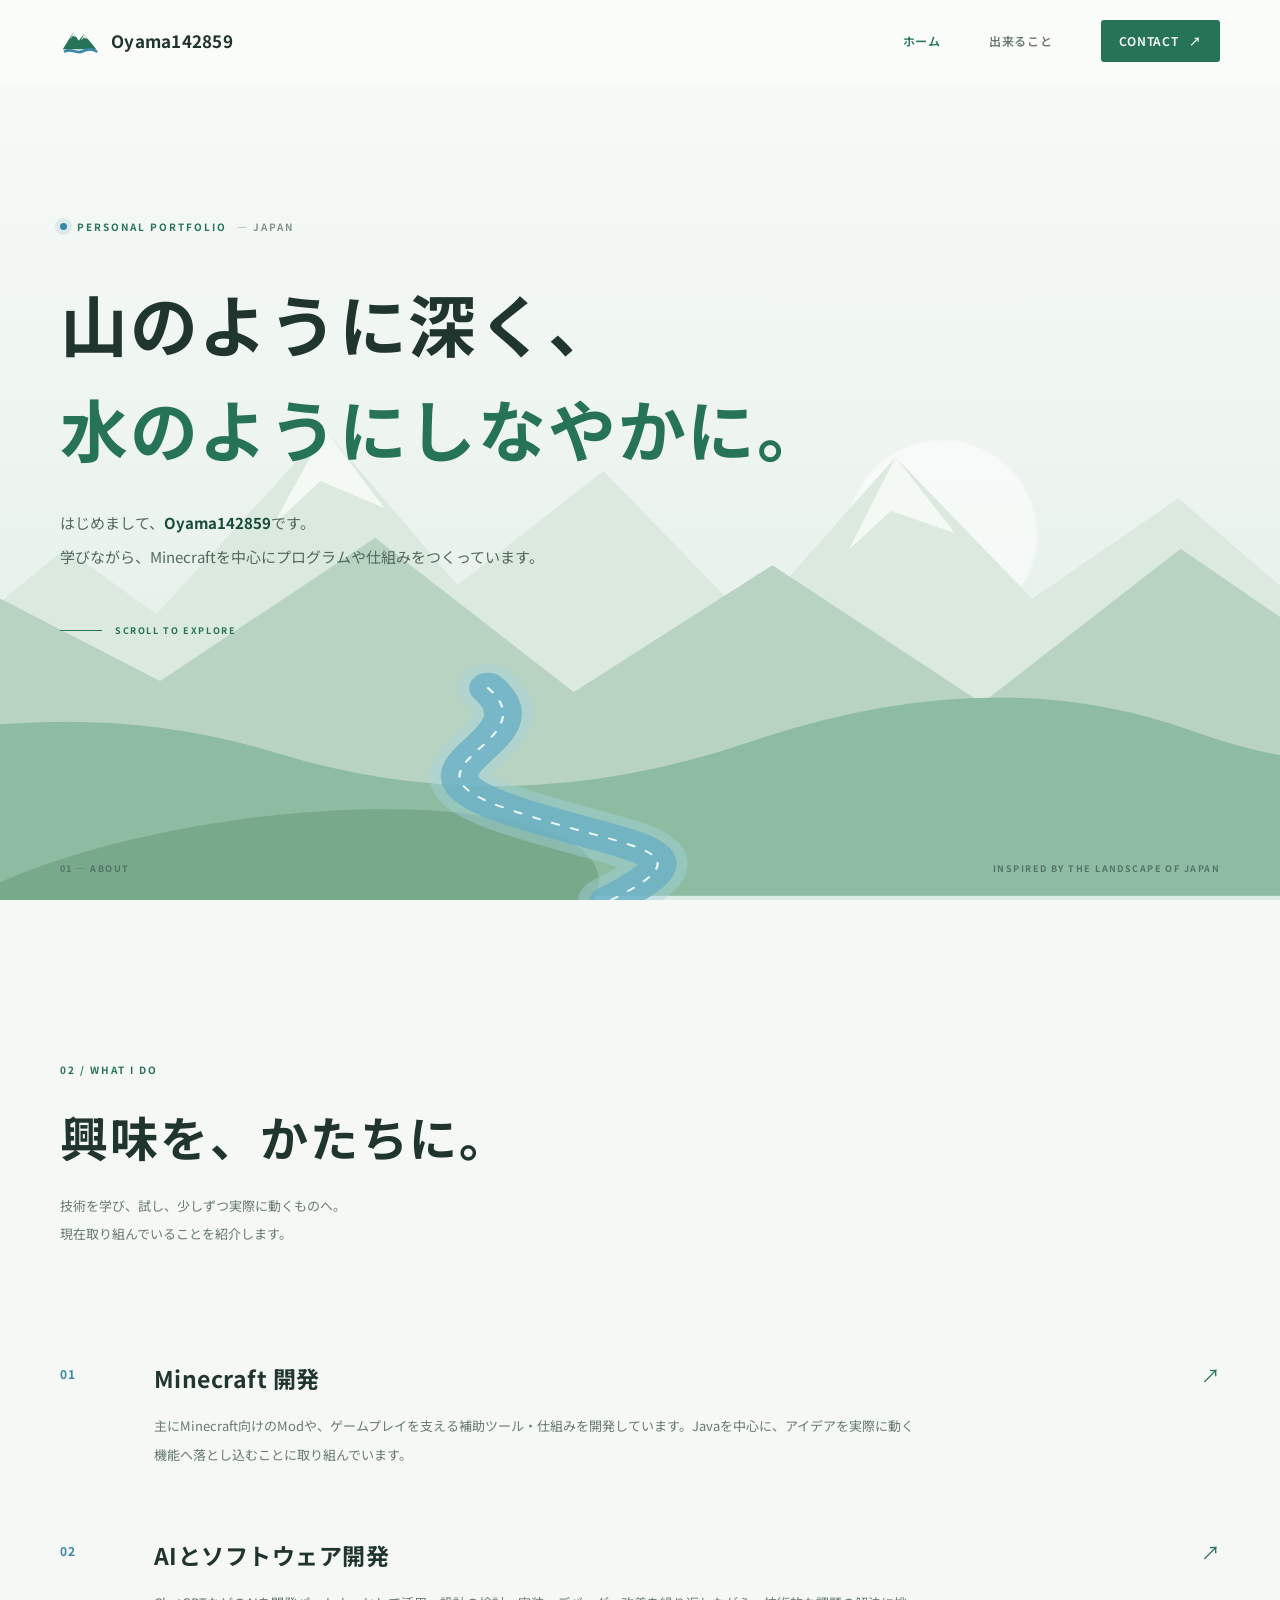
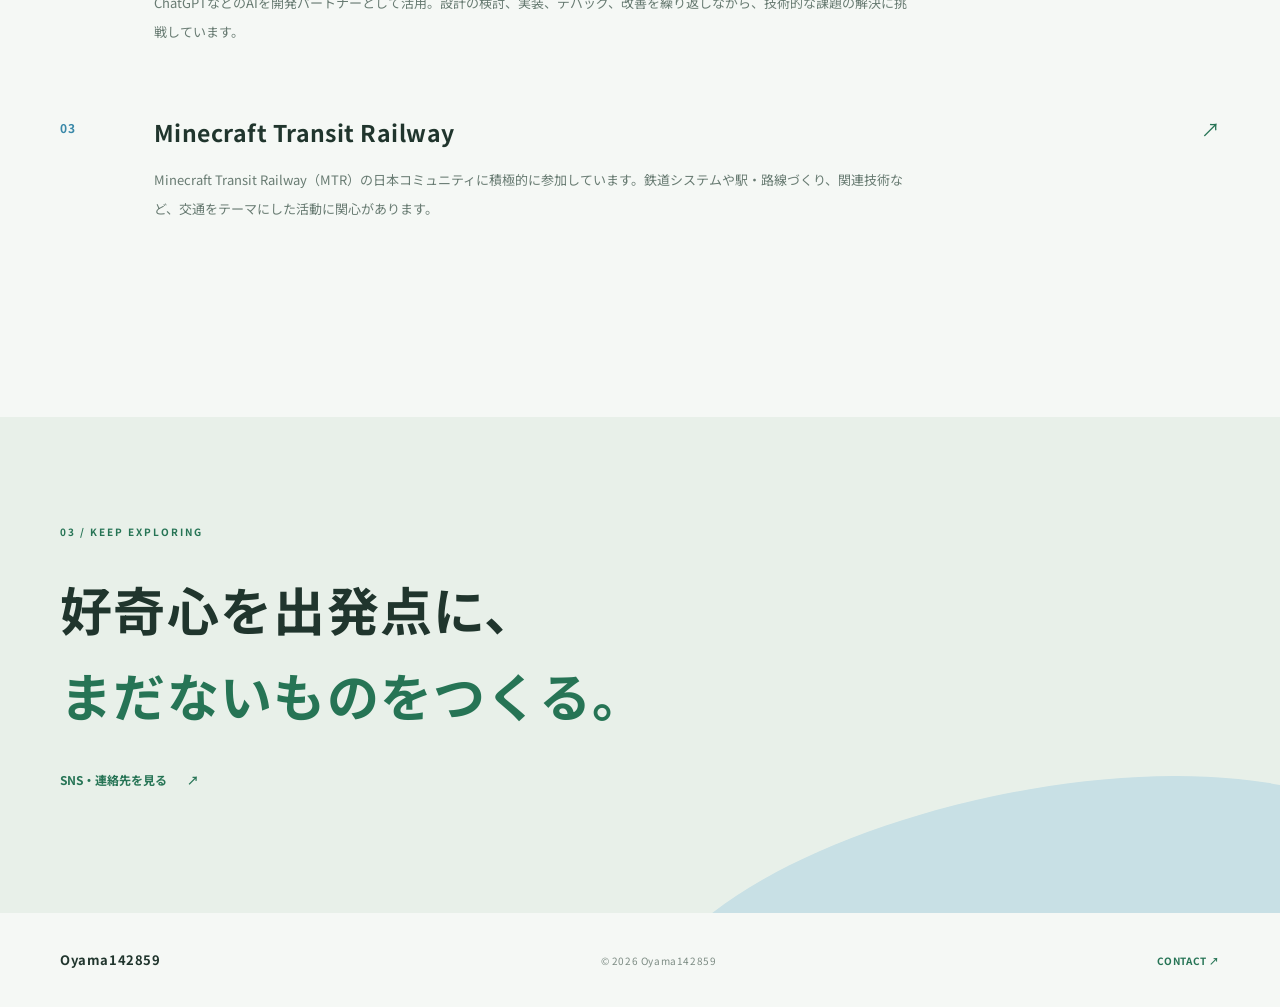
<file: index.html>
<!doctype html>
<html lang="ja">
<head>
  <meta charset="utf-8">
  <meta name="viewport" content="width=device-width, initial-scale=1">
  <meta name="theme-color" content="#f5f8f5">
  <meta name="description" content="Oyama142859のポートフォリオ。MinecraftのMod開発、AIを活用した技術開発、Minecraft Transit Railwayの活動について紹介します。">
  <meta property="og:type" content="website">
  <meta property="og:title" content="Oyama142859 | 山と水、そして技術">
  <meta property="og:description" content="山のように深く、水のようにしなやかに。">
  <link rel="icon" href="assets/favicon.svg" type="image/svg+xml">
  <link rel="preconnect" href="https://fonts.googleapis.com">
  <link rel="preconnect" href="https://fonts.gstatic.com" crossorigin>
  <link href="https://fonts.googleapis.com/css2?family=Noto+Sans+JP:wght@400;500;600;700;800&display=swap" rel="stylesheet">
  <link rel="stylesheet" href="styles.css">
  <title>Oyama142859 | 山と水、そして技術</title>
</head>
<body>
  <header class="site-header">
    <nav class="nav shell" aria-label="メインナビゲーション">
      <a class="brand" href="#home" aria-label="Oyama142859 ホーム">
        <img class="brand-icon" src="assets/brand-mark.svg" alt="">
        <span>Oyama142859</span>
      </a>
      <div class="nav-links">
        <a class="nav-link is-active" href="#home">ホーム</a>
        <a class="nav-link" href="#capabilities">出来ること</a>
        <a class="nav-contact" href="contact.html">CONTACT <span aria-hidden="true">↗</span></a>
      </div>
    </nav>
  </header>

  <main>
    <section class="hero" id="home">
      <div class="hero-copy shell">
        <p class="eyebrow reveal"><span class="eyebrow-dot"></span> PERSONAL PORTFOLIO <span>— JAPAN</span></p>
        <h1 class="hero-title">
          <span class="title-line reveal">山のように深く、</span>
          <span class="title-line title-accent reveal">水のようにしなやかに。</span>
        </h1>
        <p class="hero-description reveal">
          はじめまして、<strong>Oyama142859</strong>です。<br>
          学びながら、Minecraftを中心にプログラムや仕組みをつくっています。
        </p>
        <a class="scroll-cue reveal" href="#capabilities">
          <span class="scroll-cue-line"></span>
          <span>SCROLL TO EXPLORE</span>
        </a>
      </div>

      <div class="landscape" aria-hidden="true">
        <div class="sun"></div>
        <svg class="mountain mountain-back" viewBox="0 0 1600 520" preserveAspectRatio="xMidYMax slice">
          <path d="M0 360 170 220 270 292 455 90 600 260 760 135 920 300 1080 120 1230 275 1390 165 1600 345V520H0Z" fill="#dce9df"/>
          <path d="m455 90 65 86-70-30-52 48zM1080 120l65 83-70-24-46 42z" fill="#f8fbf7" opacity=".92"/>
        </svg>
        <svg class="mountain mountain-front" viewBox="0 0 1600 430" preserveAspectRatio="xMidYMax slice">
          <path d="M0 260 210 155 365 235 560 105 740 245 920 130 1110 255 1290 115 1450 225 1600 165V430H0Z" fill="#b8d3c1"/>
          <path d="M0 320Q260 235 470 300T900 290T1300 280T1600 265V430H0Z" fill="#8ebca2"/>
        </svg>
        <svg class="river" viewBox="0 0 1600 330" preserveAspectRatio="none">
          <path class="river-shadow" d="M610 0C690 85 480 120 630 185S900 245 760 330"/>
          <path class="river-line" d="M610 0C690 85 480 120 630 185S900 245 760 330"/>
          <path class="river-highlight" d="M610 0C690 85 480 120 630 185S900 245 760 330"/>
        </svg>
        <div class="foreground-hill"></div>
      </div>
      <div class="hero-caption shell" aria-hidden="true">
        <span>01 — ABOUT</span><span>INSPIRED BY THE LANDSCAPE OF JAPAN</span>
      </div>
    </section>

    <section class="about section shell" id="capabilities">
      <div class="section-heading reveal">
        <p class="section-kicker">02 / WHAT I DO</p>
        <h2>興味を、かたちに。</h2>
        <p class="section-lead">技術を学び、試し、少しずつ実際に動くものへ。<br>現在取り組んでいることを紹介します。</p>
      </div>

      <div class="activity-list">
        <article class="activity reveal">
          <span class="activity-number">01</span>
          <div class="activity-body">
            <h3>Minecraft 開発</h3>
            <p>主にMinecraft向けのModや、ゲームプレイを支える補助ツール・仕組みを開発しています。Javaを中心に、アイデアを実際に動く機能へ落とし込むことに取り組んでいます。</p>
          </div>
          <span class="activity-mark" aria-hidden="true">↗</span>
        </article>
        <article class="activity reveal">
          <span class="activity-number">02</span>
          <div class="activity-body">
            <h3>AIとソフトウェア開発</h3>
            <p>ChatGPTなどのAIを開発パートナーとして活用。設計の検討、実装、デバッグ、改善を繰り返しながら、技術的な課題の解決に挑戦しています。</p>
          </div>
          <span class="activity-mark" aria-hidden="true">↗</span>
        </article>
        <article class="activity reveal">
          <span class="activity-number">03</span>
          <div class="activity-body">
            <h3>Minecraft Transit Railway</h3>
            <p>Minecraft Transit Railway（MTR）の日本コミュニティに積極的に参加しています。鉄道システムや駅・路線づくり、関連技術など、交通をテーマにした活動に関心があります。</p>
          </div>
          <span class="activity-mark" aria-hidden="true">↗</span>
        </article>
      </div>
    </section>

    <section class="closing">
      <div class="closing-inner shell reveal">
        <p class="section-kicker">03 / KEEP EXPLORING</p>
        <p class="closing-copy">好奇心を出発点に、<br><span>まだないものをつくる。</span></p>
        <a class="text-link" href="contact.html">SNS・連絡先を見る <span aria-hidden="true">↗</span></a>
      </div>
      <div class="closing-wave" aria-hidden="true"></div>
    </section>
  </main>

  <footer class="footer shell">
    <a class="footer-brand" href="#home">Oyama142859</a>
    <span>© <span id="year">2026</span> Oyama142859</span>
    <a href="contact.html">CONTACT ↗</a>
  </footer>
  <script src="script.js" defer></script>
</body>
</html>
</file>
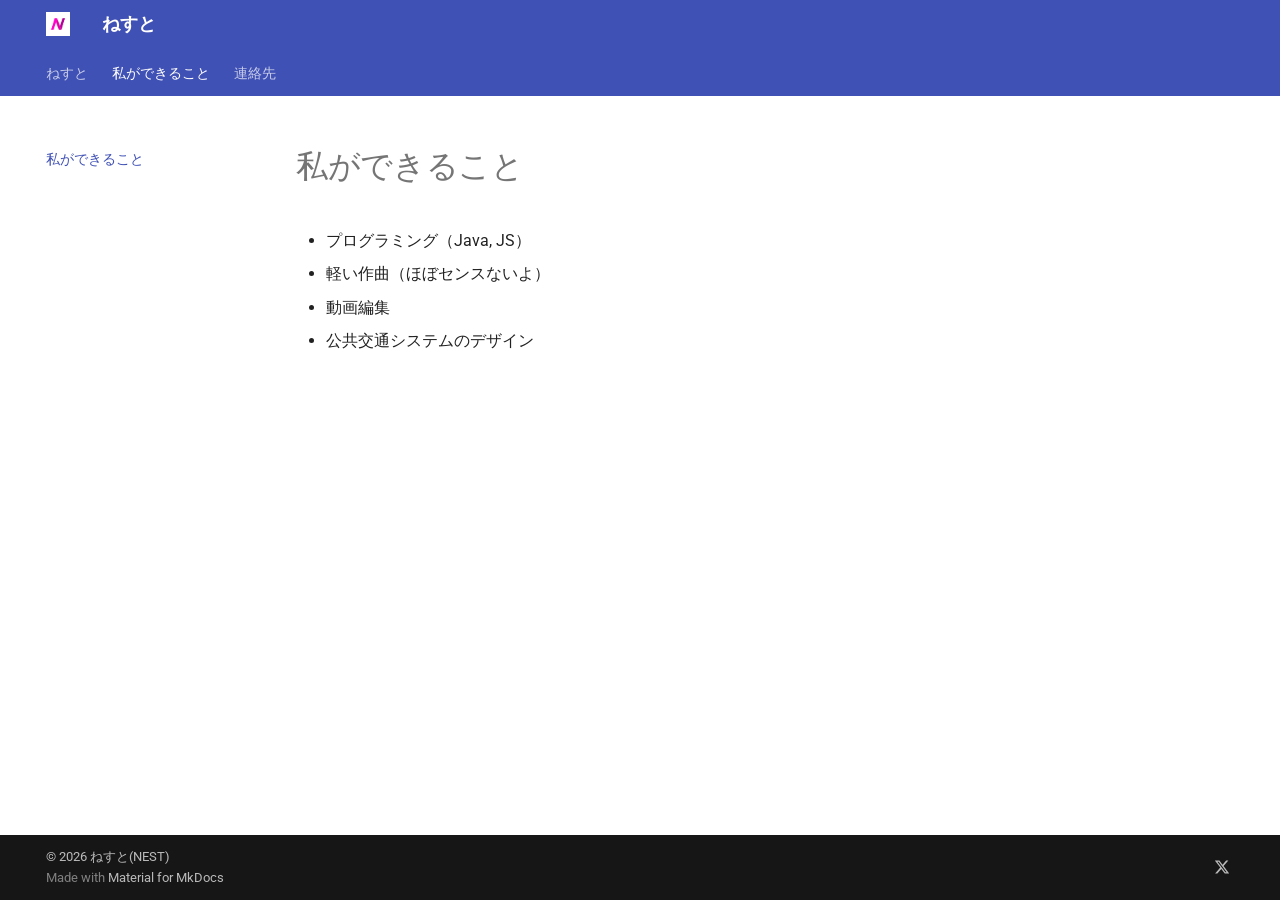
<file: can/index.html>
<!doctype html>
<html lang="ja" class="no-js">
  <head>
    
      <meta charset="utf-8">
      <meta name="viewport" content="width=device-width,initial-scale=1">
      
      
      
        <link rel="canonical" href="https://nestaida4096.github.io/can/">
      
      
        <link rel="prev" href="..">
      
      
        <link rel="next" href="../contact/">
      
      
        
      
      
      <link rel="icon" href="../favicon.png">
      <meta name="generator" content="mkdocs-1.6.1, mkdocs-material-9.8.1">
    
    
      
        <title>私ができること - ねすと</title>
      
    
    
      <link rel="stylesheet" href="../assets/stylesheets/main.57a0d79d.min.css">
      
      


    
    
      
    
    
      
        
        
        <link rel="preconnect" href="https://fonts.gstatic.com" crossorigin>
        <link rel="stylesheet" href="https://fonts.googleapis.com/css?family=Roboto:300,300i,400,400i,700,700i%7CRoboto+Mono:400,400i,700,700i&display=fallback">
        <style>:root{--md-text-font:"Roboto";--md-code-font:"Roboto Mono"}</style>
      
    
    
      <link rel="stylesheet" href="../stylesheets/extra.css">
    
    <script>__md_scope=new URL("..",location),__md_hash=e=>[...e].reduce(((e,_)=>(e<<5)-e+_.charCodeAt(0)),0),__md_get=(e,_=localStorage,t=__md_scope)=>JSON.parse(_.getItem(t.pathname+"."+e)),__md_set=(e,_,t=localStorage,a=__md_scope)=>{try{t.setItem(a.pathname+"."+e,JSON.stringify(_))}catch(e){}}</script>
    
      

    
    
  </head>
  
  
    <body dir="ltr">
  
    
    <input class="md-toggle" data-md-toggle="drawer" type="checkbox" id="__drawer" autocomplete="off">
    <input class="md-toggle" data-md-toggle="search" type="checkbox" id="__search" autocomplete="off">
    <label class="md-overlay" for="__drawer"></label>
    <div data-md-component="skip">
      
        
        <a href="#_1" class="md-skip">
          コンテンツにスキップ
        </a>
      
    </div>
    <div data-md-component="announce">
      
    </div>
    
    
      

<header class="md-header" data-md-component="header">
  <nav class="md-header__inner md-grid" aria-label="ヘッダー">
    <a href=".." title="ねすと" class="md-header__button md-logo" aria-label="ねすと" data-md-component="logo">
      
  <img src="../logo.png" alt="logo">

    </a>
    <label class="md-header__button md-icon" for="__drawer">
      
      <svg xmlns="http://www.w3.org/2000/svg" viewBox="0 0 24 24"><path d="M3 6h18v2H3zm0 5h18v2H3zm0 5h18v2H3z"/></svg>
    </label>
    <div class="md-header__title" data-md-component="header-title">
      <div class="md-header__ellipsis">
        <div class="md-header__topic">
          <span class="md-ellipsis">
            ねすと
          </span>
        </div>
        <div class="md-header__topic" data-md-component="header-topic">
          <span class="md-ellipsis">
            
              私ができること
            
          </span>
        </div>
      </div>
    </div>
    
    
      <script>var palette=__md_get("__palette");if(palette&&palette.color){if("(prefers-color-scheme)"===palette.color.media){var media=matchMedia("(prefers-color-scheme: light)"),input=document.querySelector(media.matches?"[data-md-color-media='(prefers-color-scheme: light)']":"[data-md-color-media='(prefers-color-scheme: dark)']");palette.color.media=input.getAttribute("data-md-color-media"),palette.color.scheme=input.getAttribute("data-md-color-scheme"),palette.color.primary=input.getAttribute("data-md-color-primary"),palette.color.accent=input.getAttribute("data-md-color-accent")}for(var[key,value]of Object.entries(palette.color))document.body.setAttribute("data-md-color-"+key,value)}</script>
    
    
    
      
      
    
    
  </nav>
  
</header>
    
    <div class="md-container" data-md-component="container">
      
      
        
          
            
<nav class="md-tabs" aria-label="タブ" data-md-component="tabs">
  <div class="md-grid">
    <ul class="md-tabs__list">
      
        
  
  
  
  
    <li class="md-tabs__item">
      <a href=".." class="md-tabs__link">
        
  
  
    
  
  ねすと

      </a>
    </li>
  

      
        
  
  
  
    
  
  
    <li class="md-tabs__item md-tabs__item--active">
      <a href="./" class="md-tabs__link">
        
  
  
    
  
  私ができること

      </a>
    </li>
  

      
        
  
  
  
  
    <li class="md-tabs__item">
      <a href="../contact/" class="md-tabs__link">
        
  
  
    
  
  連絡先

      </a>
    </li>
  

      
    </ul>
  </div>
</nav>
          
        
      
      <main class="md-main" data-md-component="main">
        <div class="md-main__inner md-grid">
          
            
              
              <div class="md-sidebar md-sidebar--primary" data-md-component="sidebar" data-md-type="navigation" >
                <div class="md-sidebar__scrollwrap">
                  <div class="md-sidebar__inner">
                    


  


<nav class="md-nav md-nav--primary md-nav--lifted" aria-label="ナビゲーション" data-md-level="0">
  <label class="md-nav__title" for="__drawer">
    <a href=".." title="ねすと" class="md-nav__button md-logo" aria-label="ねすと" data-md-component="logo">
      
  <img src="../logo.png" alt="logo">

    </a>
    ねすと
  </label>
  
  <ul class="md-nav__list" data-md-scrollfix>
    
      
      
  
  
  
  
    <li class="md-nav__item">
      <a href=".." class="md-nav__link">
        
  
  
  <span class="md-ellipsis">
    
  
    ねすと
  

    
  </span>
  
  

      </a>
    </li>
  

    
      
      
  
  
    
  
  
  
    <li class="md-nav__item md-nav__item--active">
      
      <input class="md-nav__toggle md-toggle" type="checkbox" id="__toc">
      
      
        
      
      
      <a href="./" class="md-nav__link md-nav__link--active">
        
  
  
  <span class="md-ellipsis">
    
  
    私ができること
  

    
  </span>
  
  

      </a>
      
    </li>
  

    
      
      
  
  
  
  
    <li class="md-nav__item">
      <a href="../contact/" class="md-nav__link">
        
  
  
  <span class="md-ellipsis">
    
  
    連絡先
  

    
  </span>
  
  

      </a>
    </li>
  

    
  </ul>
</nav>
                  </div>
                </div>
              </div>
            
            
              
              <div class="md-sidebar md-sidebar--secondary" data-md-component="sidebar" data-md-type="toc" >
                <div class="md-sidebar__scrollwrap">
                  <div class="md-sidebar__inner">
                    

<nav class="md-nav md-nav--secondary" aria-label="目次">
  
  
  
    
  
  
</nav>
                  </div>
                </div>
              </div>
            
          
          
            <div class="md-content" data-md-component="content">
              
              <article class="md-content__inner md-typeset">
                
                  



<h1 id="_1">私ができること</h1>
<ul>
<li>プログラミング（Java, JS）</li>
<li>軽い作曲（ほぼセンスないよ）</li>
<li>動画編集</li>
<li>公共交通システムのデザイン</li>
</ul>












                
              </article>
            </div>
          
          
<script>var target=document.getElementById(location.hash.slice(1));target&&target.name&&(target.checked=target.name.startsWith("__tabbed_"))</script>
        </div>
        
      </main>
      
        <footer class="md-footer">
  
  <div class="md-footer-meta md-typeset">
    <div class="md-footer-meta__inner md-grid">
      <div class="md-copyright">
  
    <div class="md-copyright__highlight">
      © 2026 ねすと(NEST)
    </div>
  
  
    Made with
    <a href="https://squidfunk.github.io/mkdocs-material/" target="_blank" rel="noopener">
      Material for MkDocs
    </a>
  
</div>
      
        
<div class="md-social">
  
    
    
    
    
      
      
    
    <a href="https://x.com/NESTAIDA59277" target="_blank" rel="noopener" title="x.com" class="md-social__link">
      <svg xmlns="http://www.w3.org/2000/svg" viewBox="0 0 448 512"><!--! Font Awesome Free 7.1.0 by @fontawesome - https://fontawesome.com License - https://fontawesome.com/license/free (Icons: CC BY 4.0, Fonts: SIL OFL 1.1, Code: MIT License) Copyright 2025 Fonticons, Inc.--><path d="M357.2 48h70.6L273.6 224.2 455 464H313L201.7 318.6 74.5 464H3.8l164.9-188.5L-5.2 48h145.6l100.5 132.9zm-24.8 373.8h39.1L119.1 88h-42z"/></svg>
    </a>
  
</div>
      
    </div>
  </div>
</footer>
      
    </div>
    <div class="md-dialog" data-md-component="dialog">
      <div class="md-dialog__inner md-typeset"></div>
    </div>
    
    
    
      
      
      <script id="__config" type="application/json">{"annotate": null, "base": "..", "features": ["navigation.sections", "navigation.tabs"], "search": "../assets/javascripts/workers/search.a7633da7.min.js", "tags": null, "translations": {"clipboard.copied": "\u30b3\u30d4\u30fc\u3057\u307e\u3057\u305f", "clipboard.copy": "\u30af\u30ea\u30c3\u30d7\u30dc\u30fc\u30c9\u3078\u30b3\u30d4\u30fc", "search.result.more.one": "\u3053\u306e\u30da\u30fc\u30b8\u5185\u306b\u3082\u30461\u4ef6\u898b\u3064\u304b\u308a\u307e\u3057\u305f", "search.result.more.other": "\u3053\u306e\u30da\u30fc\u30b8\u5185\u306b\u3042\u3068#\u4ef6\u898b\u3064\u304b\u308a\u307e\u3057\u305f", "search.result.none": "\u4f55\u3082\u898b\u3064\u304b\u308a\u307e\u305b\u3093\u3067\u3057\u305f", "search.result.one": "1\u4ef6\u898b\u3064\u304b\u308a\u307e\u3057\u305f", "search.result.other": "#\u4ef6\u898b\u3064\u304b\u308a\u307e\u3057\u305f", "search.result.placeholder": "\u691c\u7d22\u30ad\u30fc\u30ef\u30fc\u30c9\u3092\u5165\u529b\u3057\u3066\u304f\u3060\u3055\u3044", "search.result.term.missing": "\u691c\u7d22\u306b\u542b\u307e\u308c\u306a\u3044", "select.version": "\u30d0\u30fc\u30b8\u30e7\u30f3\u5207\u308a\u66ff\u3048"}, "version": null}</script>
    
    
      <script src="../assets/javascripts/bundle.a5f9d56c.min.js"></script>
      
    
  </body>
</html>
</file>
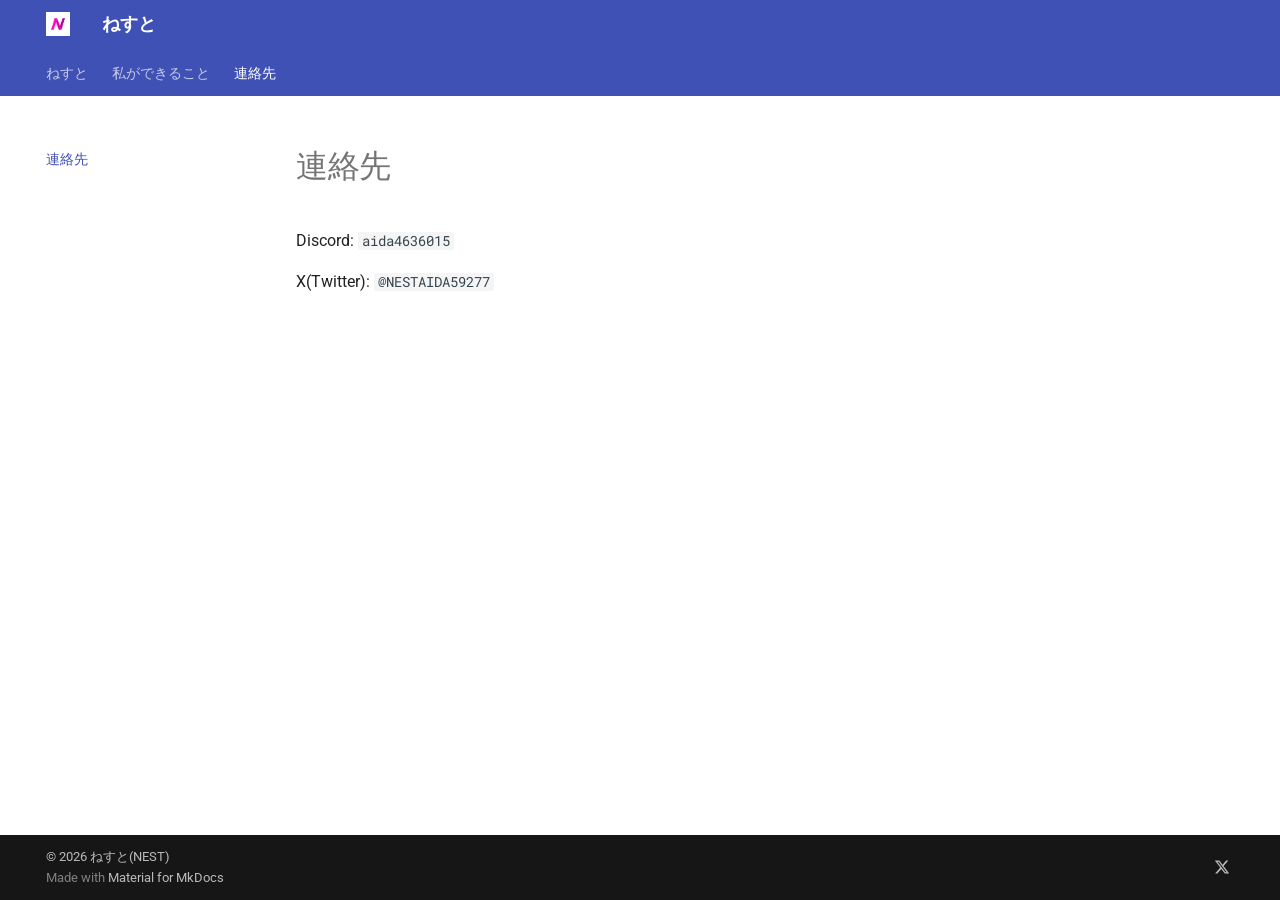
<file: contact/index.html>
<!doctype html>
<html lang="ja" class="no-js">
  <head>
    
      <meta charset="utf-8">
      <meta name="viewport" content="width=device-width,initial-scale=1">
      
      
      
        <link rel="canonical" href="https://nestaida4096.github.io/contact/">
      
      
        <link rel="prev" href="../can/">
      
      
      
        
      
      
      <link rel="icon" href="../favicon.png">
      <meta name="generator" content="mkdocs-1.6.1, mkdocs-material-9.8.1">
    
    
      
        <title>連絡先 - ねすと</title>
      
    
    
      <link rel="stylesheet" href="../assets/stylesheets/main.57a0d79d.min.css">
      
      


    
    
      
    
    
      
        
        
        <link rel="preconnect" href="https://fonts.gstatic.com" crossorigin>
        <link rel="stylesheet" href="https://fonts.googleapis.com/css?family=Roboto:300,300i,400,400i,700,700i%7CRoboto+Mono:400,400i,700,700i&display=fallback">
        <style>:root{--md-text-font:"Roboto";--md-code-font:"Roboto Mono"}</style>
      
    
    
      <link rel="stylesheet" href="../stylesheets/extra.css">
    
    <script>__md_scope=new URL("..",location),__md_hash=e=>[...e].reduce(((e,_)=>(e<<5)-e+_.charCodeAt(0)),0),__md_get=(e,_=localStorage,t=__md_scope)=>JSON.parse(_.getItem(t.pathname+"."+e)),__md_set=(e,_,t=localStorage,a=__md_scope)=>{try{t.setItem(a.pathname+"."+e,JSON.stringify(_))}catch(e){}}</script>
    
      

    
    
  </head>
  
  
    <body dir="ltr">
  
    
    <input class="md-toggle" data-md-toggle="drawer" type="checkbox" id="__drawer" autocomplete="off">
    <input class="md-toggle" data-md-toggle="search" type="checkbox" id="__search" autocomplete="off">
    <label class="md-overlay" for="__drawer"></label>
    <div data-md-component="skip">
      
        
        <a href="#_1" class="md-skip">
          コンテンツにスキップ
        </a>
      
    </div>
    <div data-md-component="announce">
      
    </div>
    
    
      

<header class="md-header" data-md-component="header">
  <nav class="md-header__inner md-grid" aria-label="ヘッダー">
    <a href=".." title="ねすと" class="md-header__button md-logo" aria-label="ねすと" data-md-component="logo">
      
  <img src="../logo.png" alt="logo">

    </a>
    <label class="md-header__button md-icon" for="__drawer">
      
      <svg xmlns="http://www.w3.org/2000/svg" viewBox="0 0 24 24"><path d="M3 6h18v2H3zm0 5h18v2H3zm0 5h18v2H3z"/></svg>
    </label>
    <div class="md-header__title" data-md-component="header-title">
      <div class="md-header__ellipsis">
        <div class="md-header__topic">
          <span class="md-ellipsis">
            ねすと
          </span>
        </div>
        <div class="md-header__topic" data-md-component="header-topic">
          <span class="md-ellipsis">
            
              連絡先
            
          </span>
        </div>
      </div>
    </div>
    
    
      <script>var palette=__md_get("__palette");if(palette&&palette.color){if("(prefers-color-scheme)"===palette.color.media){var media=matchMedia("(prefers-color-scheme: light)"),input=document.querySelector(media.matches?"[data-md-color-media='(prefers-color-scheme: light)']":"[data-md-color-media='(prefers-color-scheme: dark)']");palette.color.media=input.getAttribute("data-md-color-media"),palette.color.scheme=input.getAttribute("data-md-color-scheme"),palette.color.primary=input.getAttribute("data-md-color-primary"),palette.color.accent=input.getAttribute("data-md-color-accent")}for(var[key,value]of Object.entries(palette.color))document.body.setAttribute("data-md-color-"+key,value)}</script>
    
    
    
      
      
    
    
  </nav>
  
</header>
    
    <div class="md-container" data-md-component="container">
      
      
        
          
            
<nav class="md-tabs" aria-label="タブ" data-md-component="tabs">
  <div class="md-grid">
    <ul class="md-tabs__list">
      
        
  
  
  
  
    <li class="md-tabs__item">
      <a href=".." class="md-tabs__link">
        
  
  
    
  
  ねすと

      </a>
    </li>
  

      
        
  
  
  
  
    <li class="md-tabs__item">
      <a href="../can/" class="md-tabs__link">
        
  
  
    
  
  私ができること

      </a>
    </li>
  

      
        
  
  
  
    
  
  
    <li class="md-tabs__item md-tabs__item--active">
      <a href="./" class="md-tabs__link">
        
  
  
    
  
  連絡先

      </a>
    </li>
  

      
    </ul>
  </div>
</nav>
          
        
      
      <main class="md-main" data-md-component="main">
        <div class="md-main__inner md-grid">
          
            
              
              <div class="md-sidebar md-sidebar--primary" data-md-component="sidebar" data-md-type="navigation" >
                <div class="md-sidebar__scrollwrap">
                  <div class="md-sidebar__inner">
                    


  


<nav class="md-nav md-nav--primary md-nav--lifted" aria-label="ナビゲーション" data-md-level="0">
  <label class="md-nav__title" for="__drawer">
    <a href=".." title="ねすと" class="md-nav__button md-logo" aria-label="ねすと" data-md-component="logo">
      
  <img src="../logo.png" alt="logo">

    </a>
    ねすと
  </label>
  
  <ul class="md-nav__list" data-md-scrollfix>
    
      
      
  
  
  
  
    <li class="md-nav__item">
      <a href=".." class="md-nav__link">
        
  
  
  <span class="md-ellipsis">
    
  
    ねすと
  

    
  </span>
  
  

      </a>
    </li>
  

    
      
      
  
  
  
  
    <li class="md-nav__item">
      <a href="../can/" class="md-nav__link">
        
  
  
  <span class="md-ellipsis">
    
  
    私ができること
  

    
  </span>
  
  

      </a>
    </li>
  

    
      
      
  
  
    
  
  
  
    <li class="md-nav__item md-nav__item--active">
      
      <input class="md-nav__toggle md-toggle" type="checkbox" id="__toc">
      
      
        
      
      
      <a href="./" class="md-nav__link md-nav__link--active">
        
  
  
  <span class="md-ellipsis">
    
  
    連絡先
  

    
  </span>
  
  

      </a>
      
    </li>
  

    
  </ul>
</nav>
                  </div>
                </div>
              </div>
            
            
              
              <div class="md-sidebar md-sidebar--secondary" data-md-component="sidebar" data-md-type="toc" >
                <div class="md-sidebar__scrollwrap">
                  <div class="md-sidebar__inner">
                    

<nav class="md-nav md-nav--secondary" aria-label="目次">
  
  
  
    
  
  
</nav>
                  </div>
                </div>
              </div>
            
          
          
            <div class="md-content" data-md-component="content">
              
              <article class="md-content__inner md-typeset">
                
                  



<h1 id="_1">連絡先</h1>
<p>Discord: <code>aida4636015</code></p>
<p>X(Twitter): <code>@NESTAIDA59277</code></p>












                
              </article>
            </div>
          
          
<script>var target=document.getElementById(location.hash.slice(1));target&&target.name&&(target.checked=target.name.startsWith("__tabbed_"))</script>
        </div>
        
      </main>
      
        <footer class="md-footer">
  
  <div class="md-footer-meta md-typeset">
    <div class="md-footer-meta__inner md-grid">
      <div class="md-copyright">
  
    <div class="md-copyright__highlight">
      © 2026 ねすと(NEST)
    </div>
  
  
    Made with
    <a href="https://squidfunk.github.io/mkdocs-material/" target="_blank" rel="noopener">
      Material for MkDocs
    </a>
  
</div>
      
        
<div class="md-social">
  
    
    
    
    
      
      
    
    <a href="https://x.com/NESTAIDA59277" target="_blank" rel="noopener" title="x.com" class="md-social__link">
      <svg xmlns="http://www.w3.org/2000/svg" viewBox="0 0 448 512"><!--! Font Awesome Free 7.1.0 by @fontawesome - https://fontawesome.com License - https://fontawesome.com/license/free (Icons: CC BY 4.0, Fonts: SIL OFL 1.1, Code: MIT License) Copyright 2025 Fonticons, Inc.--><path d="M357.2 48h70.6L273.6 224.2 455 464H313L201.7 318.6 74.5 464H3.8l164.9-188.5L-5.2 48h145.6l100.5 132.9zm-24.8 373.8h39.1L119.1 88h-42z"/></svg>
    </a>
  
</div>
      
    </div>
  </div>
</footer>
      
    </div>
    <div class="md-dialog" data-md-component="dialog">
      <div class="md-dialog__inner md-typeset"></div>
    </div>
    
    
    
      
      
      <script id="__config" type="application/json">{"annotate": null, "base": "..", "features": ["navigation.sections", "navigation.tabs"], "search": "../assets/javascripts/workers/search.a7633da7.min.js", "tags": null, "translations": {"clipboard.copied": "\u30b3\u30d4\u30fc\u3057\u307e\u3057\u305f", "clipboard.copy": "\u30af\u30ea\u30c3\u30d7\u30dc\u30fc\u30c9\u3078\u30b3\u30d4\u30fc", "search.result.more.one": "\u3053\u306e\u30da\u30fc\u30b8\u5185\u306b\u3082\u30461\u4ef6\u898b\u3064\u304b\u308a\u307e\u3057\u305f", "search.result.more.other": "\u3053\u306e\u30da\u30fc\u30b8\u5185\u306b\u3042\u3068#\u4ef6\u898b\u3064\u304b\u308a\u307e\u3057\u305f", "search.result.none": "\u4f55\u3082\u898b\u3064\u304b\u308a\u307e\u305b\u3093\u3067\u3057\u305f", "search.result.one": "1\u4ef6\u898b\u3064\u304b\u308a\u307e\u3057\u305f", "search.result.other": "#\u4ef6\u898b\u3064\u304b\u308a\u307e\u3057\u305f", "search.result.placeholder": "\u691c\u7d22\u30ad\u30fc\u30ef\u30fc\u30c9\u3092\u5165\u529b\u3057\u3066\u304f\u3060\u3055\u3044", "search.result.term.missing": "\u691c\u7d22\u306b\u542b\u307e\u308c\u306a\u3044", "select.version": "\u30d0\u30fc\u30b8\u30e7\u30f3\u5207\u308a\u66ff\u3048"}, "version": null}</script>
    
    
      <script src="../assets/javascripts/bundle.a5f9d56c.min.js"></script>
      
    
  </body>
</html>
</file>
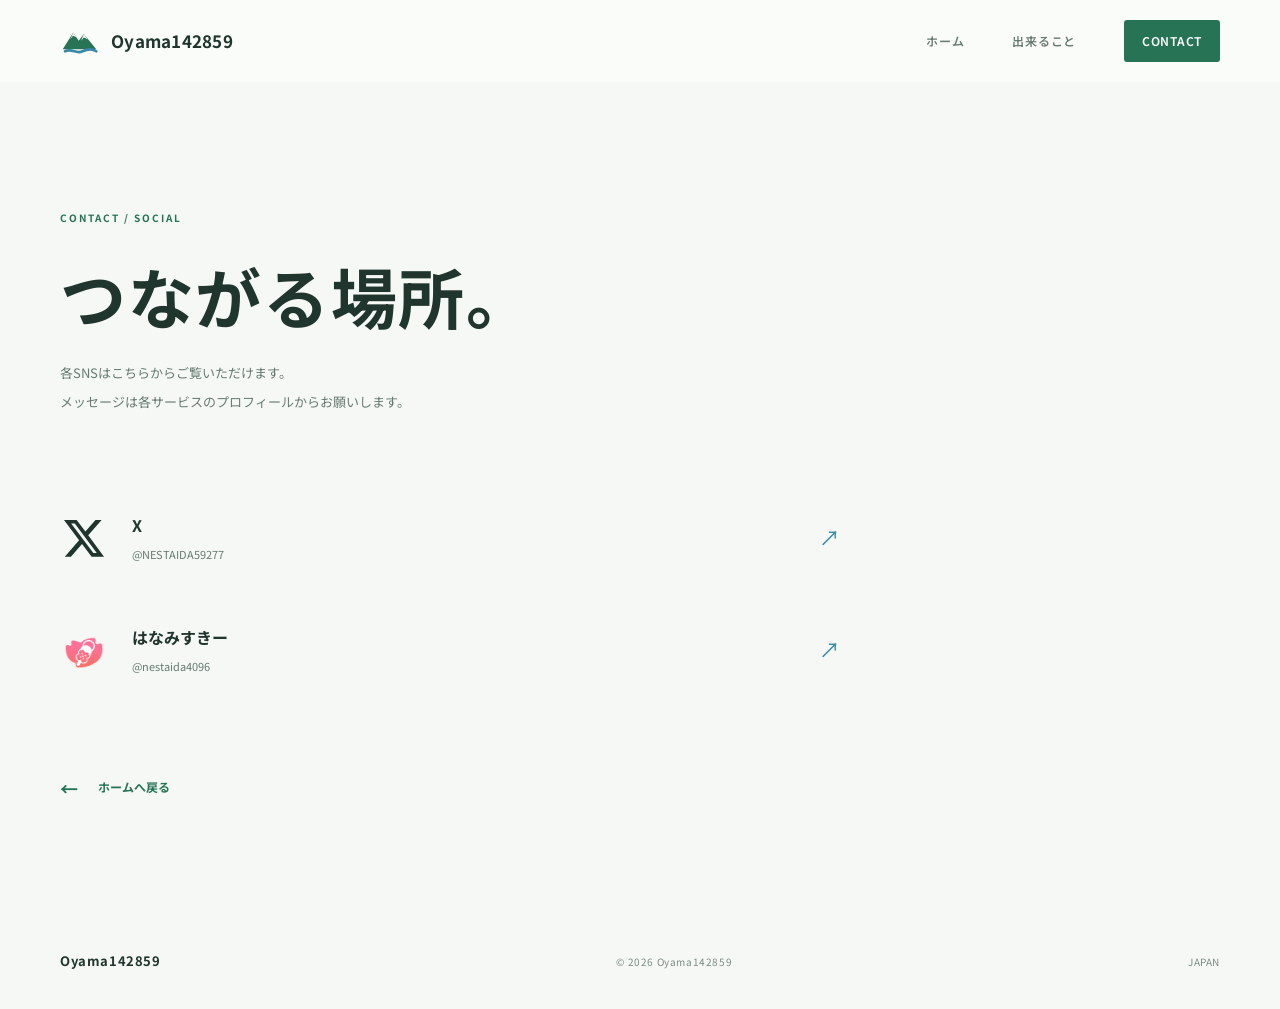
<file: contact.html>
<!doctype html>
<html lang="ja">
<head>
  <meta charset="utf-8">
  <meta name="viewport" content="width=device-width, initial-scale=1">
  <meta name="theme-color" content="#f5f8f5">
  <meta name="description" content="Oyama142859へのお問い合わせ・SNS一覧です。">
  <link rel="icon" href="assets/favicon.svg" type="image/svg+xml">
  <link rel="preconnect" href="https://fonts.googleapis.com">
  <link rel="preconnect" href="https://fonts.gstatic.com" crossorigin>
  <link href="https://fonts.googleapis.com/css2?family=Noto+Sans+JP:wght@400;500;600;700;800&display=swap" rel="stylesheet">
  <link rel="stylesheet" href="styles.css?v=5">
  <title>CONTACT | Oyama142859</title>
</head>
<body class="contact-page">
  <header class="site-header">
    <nav class="nav shell" aria-label="メインナビゲーション">
      <a class="brand" href="index.html">
        <img class="brand-icon" src="assets/brand-mark.svg" alt="">
        <span>Oyama142859</span>
      </a>
      <div class="nav-links">
        <a class="nav-link" href="index.html#home">ホーム</a>
        <a class="nav-link" href="index.html#capabilities">出来ること</a>
        <a class="nav-contact is-current" href="contact.html" aria-current="page">CONTACT</a>
      </div>
    </nav>
  </header>
  <main class="contact-main shell">
    <div class="contact-intro">
      <p class="section-kicker reveal">CONTACT / SOCIAL</p>
      <h1 class="contact-title reveal">つながる場所。</h1>
      <p class="contact-description reveal">各SNSはこちらからご覧いただけます。<br>メッセージは各サービスのプロフィールからお願いします。</p>
    </div>
    <div class="social-list">
      <a class="social-item reveal" href="https://x.com/NESTAIDA59277" target="_blank" rel="noopener noreferrer">
        <span class="social-icon-wrap"><img class="social-logo social-logo-x" src="assets/x-logo.svg?v=2" alt="X ロゴ" width="40" height="40"></span>
        <span class="social-name"><strong>X</strong><small>@NESTAIDA59277</small></span>
        <span class="social-arrow" aria-hidden="true">↗</span>
      </a>
      <a class="social-item reveal" href="https://misskey.flowers/@nestaida4096" target="_blank" rel="noopener noreferrer">
        <span class="social-icon-wrap"><img class="social-logo social-logo-misskey" src="assets/hanamisuki-logo.png" alt="はなみすきー ロゴ" width="40" height="40"></span>
        <span class="social-name"><strong>はなみすきー</strong><small>@nestaida4096</small></span>
        <span class="social-arrow" aria-hidden="true">↗</span>
      </a>
    </div>
    <a class="back-link reveal" href="index.html"><span aria-hidden="true">←</span> ホームへ戻る</a>
  </main>
  <footer class="footer shell">
    <a class="footer-brand" href="index.html">Oyama142859</a>
    <span>© <span id="year">2026</span> Oyama142859</span>
    <span>JAPAN</span>
  </footer>
  <script src="script.js" defer></script>
</body>
</html>
</file>
<file: styles.css>
:root {
  color-scheme: light;
  --paper: #f5f8f5;
  --white: #fff;
  --ink: #20352d;
  --muted: #687b72;
  --green: #267455;
  --green-deep: #174c3a;
  --green-soft: #dce9df;
  --blue: #3988a8;
  --blue-soft: #d8eaf0;
  --page: 1160px;
  --sans: "Noto Sans JP", "Hiragino Kaku Gothic ProN", "Yu Gothic", sans-serif;
}
* { box-sizing: border-box; }
html { scroll-behavior: smooth; scroll-padding-top: 88px; }
body { margin: 0; color: var(--ink); background: var(--paper); font-family: var(--sans); line-height: 1.9; -webkit-font-smoothing: antialiased; }
a { color: inherit; text-decoration: none; }
a:focus-visible { outline: 2px solid var(--blue); outline-offset: 5px; }
.shell { width: min(var(--page), calc(100% - 72px)); margin-inline: auto; }
.site-header { height: 82px; position: sticky; top: 0; z-index: 20; background: rgba(250,252,249,.9); backdrop-filter: blur(16px); }
.nav { height: 100%; display: flex; align-items: center; justify-content: space-between; gap: 28px; }
.brand { display: inline-flex; align-items: center; gap: 12px; font-size: 17px; font-weight: 700; letter-spacing: .015em; }
.brand-icon { display: block; width: 39px; height: 39px; object-fit: contain; }
.nav-links { display: flex; align-items: center; gap: clamp(22px, 4vw, 48px); }
.nav-link, .nav-contact { font-size: 12px; font-weight: 600; letter-spacing: .06em; transition: color .25s ease; }
.nav-link { color: var(--muted); }
.nav-link:hover, .nav-link.is-active { color: var(--green); }
.nav-contact { color: var(--white); background: var(--green); padding: 10px 18px; border-radius: 3px; }
.nav-contact span { margin-left: 7px; }
.nav-contact:hover { background: var(--blue); }
.hero { min-height: 720px; height: min(850px, calc(100svh - 82px)); position: relative; overflow: hidden; isolation: isolate; background: linear-gradient(180deg,#f7faf7 0%,#edf4ef 48%,#dcebe4 100%); }
.hero-copy { position: relative; z-index: 5; padding-top: clamp(100px, 15vh, 160px); }
.eyebrow, .section-kicker { margin: 0; color: var(--green); font-size: 10px; font-weight: 700; letter-spacing: .2em; }
.eyebrow { display: flex; align-items: center; gap: 10px; }
.eyebrow-dot { width: 7px; height: 7px; border-radius: 50%; background: var(--blue); box-shadow: 0 0 0 5px rgba(57,136,168,.12); }
.eyebrow span:last-child { color: #82948a; }
.hero-title { margin: 34px 0 0; font-size: clamp(36px, 5.3vw, 70px); line-height: 1.55; font-weight: 700; letter-spacing: .025em; }
.title-line { display: block; }
.title-accent { color: var(--green); }
.hero-description { margin: 26px 0 0; color: #52695e; font-size: clamp(13px, 1.3vw, 15px); line-height: 2.25; }
.hero-description strong { color: var(--green-deep); font-weight: 700; }
.scroll-cue { display: inline-flex; align-items: center; gap: 13px; margin-top: 48px; color: var(--green); font-size: 9px; font-weight: 700; letter-spacing: .18em; }
.scroll-cue-line { position: relative; display: inline-block; width: 42px; height: 1px; background: var(--green); transform-origin: left; animation: cuePulse 2s ease-in-out infinite; }
.landscape { position: absolute; z-index: 1; inset: auto 0 0; height: 58%; overflow: hidden; pointer-events: none; }
.sun { position: absolute; width: clamp(100px, 16vw, 190px); aspect-ratio: 1; border-radius: 50%; background: rgba(255,255,255,.55); right: 19%; top: 3%; filter: blur(1px); animation: sunFloat 9s ease-in-out infinite; }
.mountain { position: absolute; left: 0; width: 100%; height: 100%; }
.mountain-back { bottom: 16%; transform: translate3d(0,0,0); }
.mountain-front { bottom: 0; transform: translate3d(0,0,0); }
.river { position: absolute; z-index: 4; left: 0; bottom: -1px; width: 100%; height: 45%; overflow: visible; }
.river-shadow, .river-line, .river-highlight { fill: none; stroke-linecap: round; }
.river-shadow { stroke: #a5d3df; stroke-width: 75; opacity: .42; }
.river-line { stroke: #6aafc5; stroke-width: 47; opacity: .8; }
.river-highlight { stroke: #e7f5f5; stroke-width: 3; stroke-dasharray: 9 16; animation: riverFlow 18s linear infinite; }
.foreground-hill { position: absolute; z-index: 3; left: -8%; bottom: -28%; width: 55%; height: 45%; border-radius: 50%; background: #78a98b; transform: rotate(-8deg); }
.hero-caption { position: absolute; z-index: 6; bottom: 23px; left: 50%; transform: translateX(-50%); display: flex; justify-content: space-between; color: #537468; font-size: 9px; font-weight: 700; letter-spacing: .16em; }
.section { padding-top: clamp(100px, 13vw, 160px); padding-bottom: clamp(100px, 13vw, 160px); }
.section-heading { max-width: 690px; }
.section-heading h2 { margin: 23px 0 0; font-size: clamp(30px, 4.2vw, 48px); line-height: 1.45; letter-spacing: .04em; }
.section-lead { margin: 20px 0 0; color: var(--muted); font-size: 13px; line-height: 2.2; }
.activity-list { margin-top: 78px; }
.activity { display: grid; grid-template-columns: 70px minmax(0,1fr) 40px; align-items: start; gap: 24px; padding: 30px 0 34px; }
.activity-number { padding-top: 6px; color: var(--blue); font-size: 12px; font-weight: 700; letter-spacing: .1em; }
.activity-body h3 { margin: 0; font-size: clamp(18px,2vw,23px); font-weight: 700; letter-spacing: .02em; }
.activity-body p { max-width: 760px; margin: 12px 0 0; color: var(--muted); font-size: 13px; line-height: 2.2; }
.activity-mark { justify-self: end; color: var(--green); font-size: 19px; transition: transform .3s ease, color .3s ease; }
.activity:hover .activity-mark { transform: translate(4px,-4px); color: var(--blue); }
.closing { position: relative; overflow: hidden; background: #e8f0e9; }
.closing-inner { position: relative; z-index: 2; padding-top: 105px; padding-bottom: 120px; }
.closing-copy { margin: 25px 0 25px; font-size: clamp(28px,4.6vw,52px); font-weight: 700; line-height: 1.65; letter-spacing: .025em; }
.closing-copy span { color: var(--green); }
.text-link, .back-link { display: inline-flex; align-items: center; gap: 20px; color: var(--green); font-size: 12px; font-weight: 700; }
.text-link span { transition: transform .25s ease; }
.text-link:hover span { transform: translate(4px,-4px); }
.closing-wave { position: absolute; right: -10%; bottom: -180px; width: 60%; height: 300px; border-radius: 50%; background: #c8e0e5; transform: rotate(-12deg); }
.footer { min-height: 94px; display: flex; align-items: center; justify-content: space-between; gap: 20px; color: #7c8b83; font-size: 10px; letter-spacing: .06em; }
.footer-brand { color: var(--ink); font-size: 13px; font-weight: 700; }
.footer a:last-child { color: var(--green); font-weight: 700; }
.reveal { opacity: 0; transform: translateY(28px); transition: opacity .8s cubic-bezier(.2,.7,.2,1), transform .8s cubic-bezier(.2,.7,.2,1); }
.reveal.is-visible { opacity: 1; transform: translateY(0); }
.title-line:nth-child(2) { transition-delay: .14s; }
.activity:nth-child(2) { transition-delay: .1s; }
.activity:nth-child(3) { transition-delay: .2s; }
.contact-main { min-height: calc(100svh - 176px); padding-top: clamp(100px,14vh,160px); padding-bottom: 110px; }
.contact-title { margin: 22px 0 0; font-size: clamp(38px,6vw,66px); line-height: 1.4; letter-spacing: .025em; }
.contact-description { margin: 18px 0 0; color: var(--muted); font-size: 13px; line-height: 2.2; }
.social-list { margin-top: 65px; max-width: 780px; }
.social-item { min-height: 112px; display: flex; align-items: center; gap: 24px; transition: color .25s ease; }
.social-icon-wrap { width: 48px; height: 48px; min-width: 48px; max-width: 48px; flex: 0 0 48px; display: flex; align-items: center; justify-content: center; overflow: hidden; transition: transform .3s ease; }
.social-logo { display: block; width: 40px !important; height: 40px !important; max-width: 40px !important; max-height: 40px !important; object-fit: contain; flex: 0 0 40px; }
.social-logo-x { width: 40px !important; height: 40px !important; }
.social-logo-misskey { width: 40px !important; height: 40px !important; object-fit: contain; }
.social-name { display: flex; flex-direction: column; gap: 3px; }
.social-name strong { font-size: 16px; }
.social-name small { color: var(--muted); font-size: 11px; }
.social-arrow { margin-left: auto; color: var(--blue); font-size: 21px; transition: transform .3s ease; }
.social-item:hover .social-icon-wrap { transform: scale(1.08); }
.social-item:hover .social-arrow { transform: translate(5px,-5px); }
.back-link { margin-top: 65px; }
.back-link span { font-size: 18px; transition: transform .25s ease; }
.back-link:hover span { transform: translateX(-5px); }
@keyframes cuePulse { 0%,100% { transform: scaleX(.65); opacity: .55; } 50% { transform: scaleX(1); opacity: 1; } }
@keyframes sunFloat { 0%,100% { transform: translateY(0); } 50% { transform: translateY(-12px); } }
@keyframes riverFlow { to { stroke-dashoffset: -250; } }
@media (max-width: 700px) {
  .shell { width: calc(100% - 40px); }
  .site-header { height: 72px; }
  .brand { gap: 8px; font-size: 14px; }
  .brand-icon { width: 34px; height: 34px; }
  .nav-links { gap: 14px; }
  .nav-link, .nav-contact { font-size: 10px; }
  .nav-contact { padding: 8px 10px; }
  .hero { min-height: 700px; height: calc(100svh - 72px); max-height: 850px; }
  .hero-copy { padding-top: 100px; }
  .hero-title { margin-top: 28px; font-size: clamp(31px,7.7vw,48px); }
  .hero-description { font-size: 12px; }
  .landscape { height: 48%; }
  .mountain { width: 160%; left: -30%; }
  .river { width: 150%; left: -20%; height: 42%; }
  .hero-caption { font-size: 7px; letter-spacing: .08em; }
  .activity-list { margin-top: 48px; }
  .activity { grid-template-columns: 32px minmax(0,1fr) 18px; gap: 12px; padding: 25px 0; }
  .activity-body p { font-size: 12px; }
  .closing-inner { padding-block: 80px 95px; }
  .closing-wave { width: 100%; right: -35%; }
  .footer { min-height: 110px; flex-wrap: wrap; padding-block: 25px; }
  .footer > * { width: calc(50% - 10px); }
  .footer > :nth-child(even) { text-align: right; }
  .contact-main { padding-top: 100px; }
  .social-item { min-height: 100px; gap: 16px; }
}
@media (prefers-reduced-motion: reduce) {
  *, *::before, *::after { scroll-behavior: auto !important; animation-duration: .01ms !important; animation-iteration-count: 1 !important; transition-duration: .01ms !important; }
  .reveal { opacity: 1; transform: none; }
}
</file>
<file: stylesheets/extra.css>
.landing {
  margin: -2rem -2rem;
}

.hero img {
  width: 100%;
  display: block;
}

.center {
    text-align: center;
}

.md-content {
  max-width: 100%;
  margin: 0;
  padding: 0;
}
</file>
<file: assets/stylesheets/main.57a0d79d.min.css>
@charset "UTF-8";html{box-sizing:border-box;-webkit-text-size-adjust:none;-moz-text-size-adjust:none;text-size-adjust:none}*,:after,:before{box-sizing:inherit}@media(prefers-reduced-motion){*,:after,:before{transition:none!important}}body{margin:0;-webkit-font-smoothing:antialiased;-moz-osx-font-smoothing:grayscale;--md-text-font-family:var(--md-text-font, _),
    -apple-system, BlinkMacSystemFont, Helvetica, Arial, sans-serif;--md-code-font-family:var(--md-code-font, _),
    SFMono-Regular, Consolas, Menlo, monospace}.md-typeset code:not(.focus-visible),a,button,input,label{-webkit-tap-highlight-color:transparent}a{color:inherit;text-decoration:none}hr{box-sizing:initial;display:block;height:.05rem;padding:0;overflow:visible;border:0}small{font-size:80%}sub,sup{line-height:1em}img{border-style:none}table{border-spacing:0;border-collapse:initial}td,th{font-weight:400;vertical-align:top}button{padding:0;margin:0;font-family:inherit;font-size:inherit;background:#0000;border:0}input{border:0;outline:none}:root{--md-primary-fg-color:#4051b5;--md-primary-fg-color--light:#5d6cc0;--md-primary-fg-color--dark:#303fa1;--md-primary-bg-color:#fff;--md-primary-bg-color--light:#ffffffb3;--md-accent-fg-color:#526cfe;--md-accent-fg-color--transparent:#526cfe1a;--md-accent-bg-color:#fff;--md-accent-bg-color--light:#ffffffb3;--md-typeset-table-sort-icon:url("data:image/svg+xml;charset=utf-8,<svg xmlns='http://www.w3.org/2000/svg' viewBox='0 0 24 24'><path d='m18 21-4-4h3V7h-3l4-4 4 4h-3v10h3M2 19v-2h10v2M2 13v-2h7v2M2 7V5h4v2z'/></svg>");--md-typeset-table-sort-icon--asc:url("data:image/svg+xml;charset=utf-8,<svg xmlns='http://www.w3.org/2000/svg' viewBox='0 0 24 24'><path d='M19 17h3l-4 4-4-4h3V3h2M2 17h10v2H2M6 5v2H2V5m0 6h7v2H2z'/></svg>");--md-typeset-table-sort-icon--desc:url("data:image/svg+xml;charset=utf-8,<svg xmlns='http://www.w3.org/2000/svg' viewBox='0 0 24 24'><path d='M19 7h3l-4-4-4 4h3v14h2M2 17h10v2H2M6 5v2H2V5m0 6h7v2H2z'/></svg>")}[data-md-color-scheme=default]{color-scheme:light}[data-md-color-scheme=default] img[src$="#gh-dark-mode-only"],[data-md-color-scheme=default] img[src$="#only-dark"]{display:none}:root,[data-md-color-scheme=default]{--md-hue:225deg;--md-default-fg-color:#000000de;--md-default-fg-color--light:#0000008a;--md-default-fg-color--lighter:#00000052;--md-default-fg-color--lightest:#00000012;--md-default-bg-color:#fff;--md-default-bg-color--light:#ffffffb3;--md-default-bg-color--lighter:#ffffff4d;--md-default-bg-color--lightest:#ffffff1f;--md-code-fg-color:#36464e;--md-code-bg-color:#f5f5f5;--md-code-bg-color--light:#f5f5f5b3;--md-code-bg-color--lighter:#f5f5f54d;--md-code-hl-color:#4287ff;--md-code-hl-color--light:#4287ff1a;--md-code-hl-number-color:#d52a2a;--md-code-hl-special-color:#db1457;--md-code-hl-function-color:#a846b9;--md-code-hl-constant-color:#6e59d9;--md-code-hl-keyword-color:#3f6ec6;--md-code-hl-string-color:#1c7d4d;--md-code-hl-name-color:var(--md-code-fg-color);--md-code-hl-operator-color:var(--md-default-fg-color--light);--md-code-hl-punctuation-color:var(--md-default-fg-color--light);--md-code-hl-comment-color:var(--md-default-fg-color--light);--md-code-hl-generic-color:var(--md-default-fg-color--light);--md-code-hl-variable-color:var(--md-default-fg-color--light);--md-typeset-color:var(--md-default-fg-color);--md-typeset-a-color:var(--md-primary-fg-color);--md-typeset-del-color:#f5503d26;--md-typeset-ins-color:#0bd57026;--md-typeset-kbd-color:#fafafa;--md-typeset-kbd-accent-color:#fff;--md-typeset-kbd-border-color:#b8b8b8;--md-typeset-mark-color:#ffff0080;--md-typeset-table-color:#0000001f;--md-typeset-table-color--light:#00000009;--md-admonition-fg-color:var(--md-default-fg-color);--md-admonition-bg-color:var(--md-default-bg-color);--md-warning-fg-color:#000000de;--md-warning-bg-color:#ff9;--md-footer-fg-color:#fff;--md-footer-fg-color--light:#ffffffb3;--md-footer-fg-color--lighter:#ffffff73;--md-footer-bg-color:#000000de;--md-footer-bg-color--dark:#00000052;--md-shadow-z1:0 0.2rem 0.5rem #0000000d,
    0 0 0.05rem #0000001a;--md-shadow-z2:0 0.2rem 0.5rem #0000001a,
    0 0 0.05rem #00000040;--md-shadow-z3:0 0.2rem 0.5rem #0003,
    0 0 0.05rem #00000059}.md-icon svg{display:block;width:1.2rem;height:1.2rem;fill:currentcolor}aside,body,input{font-family:var(--md-text-font-family);font-feature-settings:"kern","liga";color:var(--md-typeset-color)}code,kbd,pre{font-family:var(--md-code-font-family);font-feature-settings:"kern"}.md-typeset{font-size:.8rem;line-height:1.6;overflow-wrap:break-word;-webkit-print-color-adjust:exact;color-adjust:exact}@media print{.md-typeset{font-size:.68rem}.md-typeset code,.md-typeset kbd,.md-typeset pre{white-space:pre-wrap}}.md-typeset blockquote,.md-typeset dl,.md-typeset figure,.md-typeset ol,.md-typeset pre,.md-typeset ul{margin-top:1em;margin-bottom:1em}.md-typeset h1{margin:0 0 1.25em;font-size:2em;line-height:1.3;color:var(--md-default-fg-color--light)}.md-typeset h1,.md-typeset h2{font-weight:300;letter-spacing:-.01em}.md-typeset h2{margin:1.6em 0 .64em;font-size:1.5625em;line-height:1.4}.md-typeset h3{margin:1.6em 0 .8em;font-size:1.25em;font-weight:400;line-height:1.5;letter-spacing:-.01em}.md-typeset h2+h3{margin-top:.8em}.md-typeset h4{margin:1em 0;font-weight:700;letter-spacing:-.01em}.md-typeset h5,.md-typeset h6{margin:1.25em 0;font-size:.8em;font-weight:700;color:var(--md-default-fg-color--light);letter-spacing:-.01em}.md-typeset h5{text-transform:uppercase}.md-typeset h5 code{text-transform:none}.md-typeset hr{display:flow-root;margin:1.5em 0;border-bottom:.05rem solid var(--md-default-fg-color--lightest)}.md-typeset a{color:var(--md-typeset-a-color);word-break:break-word}.md-typeset a,.md-typeset a:before{transition:color 125ms}.md-typeset a:focus,.md-typeset a:hover{color:var(--md-accent-fg-color)}.md-typeset a:focus code,.md-typeset a:hover code{color:var(--md-accent-fg-color);background-color:var(--md-accent-fg-color--transparent)}.md-typeset a code{color:var(--md-typeset-a-color)}.md-typeset a.focus-visible{outline-color:var(--md-accent-fg-color);outline-offset:.2rem}.md-typeset code,.md-typeset kbd,.md-typeset pre{font-variant-ligatures:none;color:var(--md-code-fg-color);direction:ltr;transition:background-color 125ms}.md-typeset code{padding:0 .2941176471em;font-size:.85em;word-break:break-word;background-color:var(--md-code-bg-color);border-radius:.1rem;-webkit-box-decoration-break:clone;box-decoration-break:clone;transition:color 125ms,background-color 125ms}.md-typeset code:not(.focus-visible){outline:none}.md-typeset pre{position:relative;display:flow-root;line-height:1.4}.md-typeset pre>code{display:block;padding:.7720588235em 1.1764705882em;margin:0;overflow:auto;word-break:normal;touch-action:auto;scrollbar-color:var(--md-default-fg-color--lighter) #0000;scrollbar-width:thin;outline-color:var(--md-accent-fg-color);box-shadow:none;-webkit-box-decoration-break:slice;box-decoration-break:slice}.md-typeset pre>code:hover{scrollbar-color:var(--md-accent-fg-color) #0000}.md-typeset pre>code::-webkit-scrollbar{width:.2rem;height:.2rem}.md-typeset pre>code::-webkit-scrollbar-thumb{background-color:var(--md-default-fg-color--lighter)}.md-typeset pre>code::-webkit-scrollbar-thumb:hover{background-color:var(--md-accent-fg-color)}.md-typeset kbd{display:inline-block;padding:0 .6666666667em;font-size:.75em;color:var(--md-default-fg-color);word-break:break-word;vertical-align:text-top;background-color:var(--md-typeset-kbd-color);border-radius:.1rem;box-shadow:0 .1rem 0 .05rem var(--md-typeset-kbd-border-color),0 .1rem 0 var(--md-typeset-kbd-border-color),0 -.1rem .2rem var(--md-typeset-kbd-accent-color) inset}.md-typeset mark{color:inherit;word-break:break-word;background-color:var(--md-typeset-mark-color);-webkit-box-decoration-break:clone;box-decoration-break:clone}.md-typeset abbr{text-decoration:none;cursor:help}.md-typeset [data-preview],.md-typeset abbr{border-bottom:.05rem dotted var(--md-default-fg-color--light)}.md-typeset small{opacity:.75}[dir=ltr] .md-typeset sub,[dir=ltr] .md-typeset sup{margin-left:.078125em}[dir=rtl] .md-typeset sub,[dir=rtl] .md-typeset sup{margin-right:.078125em}[dir=ltr] .md-typeset blockquote{padding-left:.6rem;border-left:.2rem solid var(--md-default-fg-color--lighter)}[dir=rtl] .md-typeset blockquote{padding-right:.6rem;border-right:.2rem solid var(--md-default-fg-color--lighter)}.md-typeset blockquote{margin-left:0;margin-right:0;color:var(--md-default-fg-color--light)}.md-typeset ul{list-style-type:disc}.md-typeset ul[type]{list-style-type:revert-layer}[dir=ltr] .md-typeset ol,[dir=ltr] .md-typeset ol li ol,[dir=ltr] .md-typeset ol li ul,[dir=ltr] .md-typeset ul,[dir=ltr] .md-typeset ul li ol,[dir=ltr] .md-typeset ul li ul{margin-left:.625em}[dir=rtl] .md-typeset ol,[dir=rtl] .md-typeset ol li ol,[dir=rtl] .md-typeset ol li ul,[dir=rtl] .md-typeset ul,[dir=rtl] .md-typeset ul li ol,[dir=rtl] .md-typeset ul li ul{margin-right:.625em}.md-typeset ol,.md-typeset ul{padding:0}.md-typeset ol:not([hidden]),.md-typeset ul:not([hidden]){display:flow-root}.md-typeset ol ol,.md-typeset ul ol{list-style-type:lower-alpha}.md-typeset ol ol ol,.md-typeset ul ol ol{list-style-type:lower-roman}.md-typeset ol ol ol ol,.md-typeset ul ol ol ol{list-style-type:upper-alpha}.md-typeset ol ol ol ol ol,.md-typeset ul ol ol ol ol{list-style-type:upper-roman}.md-typeset ol[type],.md-typeset ul[type]{list-style-type:revert-layer}[dir=ltr] .md-typeset ol li,[dir=ltr] .md-typeset ul li{margin-left:1.25em}[dir=rtl] .md-typeset ol li,[dir=rtl] .md-typeset ul li{margin-right:1.25em}.md-typeset ol li,.md-typeset ul li{margin-bottom:.5em}.md-typeset ol li blockquote,.md-typeset ol li p,.md-typeset ul li blockquote,.md-typeset ul li p{margin:.5em 0}.md-typeset ol li:last-child,.md-typeset ul li:last-child{margin-bottom:0}.md-typeset ol li ol,.md-typeset ol li ul,.md-typeset ul li ol,.md-typeset ul li ul{margin-top:.5em;margin-bottom:.5em}[dir=ltr] .md-typeset dd{margin-left:1.875em}[dir=rtl] .md-typeset dd{margin-right:1.875em}.md-typeset dd{margin-top:1em;margin-bottom:1.5em}.md-typeset img,.md-typeset svg,.md-typeset video{max-width:100%;height:auto}.md-typeset img[align=left]{margin:1em 1em 1em 0}.md-typeset img[align=right]{margin:1em 0 1em 1em}.md-typeset img[align]:only-child{margin-top:0}.md-typeset figure{display:flow-root;width:fit-content;max-width:100%;margin:1em auto;text-align:center}.md-typeset figure img{display:block;margin:0 auto}.md-typeset figcaption{max-width:24rem;margin:1em auto;font-style:italic}.md-typeset iframe{max-width:100%}.md-typeset table:not([class]){display:inline-block;max-width:100%;overflow:auto;font-size:.64rem;touch-action:auto;background-color:var(--md-default-bg-color);border:.05rem solid var(--md-typeset-table-color);border-radius:.1rem}@media print{.md-typeset table:not([class]){display:table}}.md-typeset table:not([class])+*{margin-top:1.5em}.md-typeset table:not([class]) td>:first-child,.md-typeset table:not([class]) th>:first-child{margin-top:0}.md-typeset table:not([class]) td>:last-child,.md-typeset table:not([class]) th>:last-child{margin-bottom:0}.md-typeset table:not([class]) td:not([align]),.md-typeset table:not([class]) th:not([align]){text-align:left}[dir=rtl] .md-typeset table:not([class]) td:not([align]),[dir=rtl] .md-typeset table:not([class]) th:not([align]){text-align:right}.md-typeset table:not([class]) th{min-width:5rem;padding:.9375em 1.25em;font-weight:700;vertical-align:top}.md-typeset table:not([class]) td{padding:.9375em 1.25em;vertical-align:top;border-top:.05rem solid var(--md-typeset-table-color)}.md-typeset table:not([class]) tbody tr{transition:background-color 125ms}.md-typeset table:not([class]) tbody tr:hover{background-color:var(--md-typeset-table-color--light);box-shadow:0 .05rem 0 var(--md-default-bg-color) inset}.md-typeset table:not([class]) a{word-break:normal}.md-typeset table th[role=columnheader]{cursor:pointer}[dir=ltr] .md-typeset table th[role=columnheader]:after{margin-left:.5em}[dir=rtl] .md-typeset table th[role=columnheader]:after{margin-right:.5em}.md-typeset table th[role=columnheader]:after{display:inline-block;width:1.2em;height:1.2em;vertical-align:text-bottom;content:"";-webkit-mask-image:var(--md-typeset-table-sort-icon);mask-image:var(--md-typeset-table-sort-icon);-webkit-mask-repeat:no-repeat;mask-repeat:no-repeat;-webkit-mask-size:contain;mask-size:contain;transition:background-color 125ms}.md-typeset table th[role=columnheader]:hover:after{background-color:var(--md-default-fg-color--lighter)}.md-typeset table th[role=columnheader][aria-sort=ascending]:after{background-color:var(--md-default-fg-color--light);-webkit-mask-image:var(--md-typeset-table-sort-icon--asc);mask-image:var(--md-typeset-table-sort-icon--asc)}.md-typeset table th[role=columnheader][aria-sort=descending]:after{background-color:var(--md-default-fg-color--light);-webkit-mask-image:var(--md-typeset-table-sort-icon--desc);mask-image:var(--md-typeset-table-sort-icon--desc)}.md-typeset__scrollwrap{margin:1em -.8rem;overflow-x:auto;touch-action:auto}.md-typeset__table{display:inline-block;padding:0 .8rem;margin-bottom:.5em}@media print{.md-typeset__table{display:block}}html .md-typeset__table table{display:table;width:100%;margin:0;overflow:hidden}@media screen and (max-width:44.984375em){.md-content__inner>pre{margin:1em -.8rem}.md-content__inner>pre code{border-radius:0}}.md-typeset .md-author{position:relative;display:block;flex-shrink:0;width:1.6rem;height:1.6rem;overflow:hidden;border-radius:100%;transition:color 125ms,transform 125ms}.md-typeset .md-author img{display:block}.md-typeset .md-author--more{font-size:.6rem;font-weight:700;line-height:1.6rem;color:var(--md-default-fg-color--lighter);text-align:center;background:var(--md-default-fg-color--lightest)}.md-typeset .md-author--long{width:2.4rem;height:2.4rem}.md-typeset a.md-author{transform:scale(1)}.md-typeset a.md-author img{filter:grayscale(100%) opacity(75%);border-radius:100%;transition:filter 125ms}.md-typeset a.md-author:focus,.md-typeset a.md-author:hover{z-index:1;transform:scale(1.1)}.md-typeset a.md-author:focus img,.md-typeset a.md-author:hover img{filter:grayscale(0)}.md-banner{overflow:auto;color:var(--md-footer-fg-color);background-color:var(--md-footer-bg-color)}@media print{.md-banner{display:none}}.md-banner--warning{color:var(--md-warning-fg-color);background-color:var(--md-warning-bg-color)}.md-banner__inner{padding:0 .8rem;margin:.6rem auto;font-size:.7rem}[dir=ltr] .md-banner__button{float:right}[dir=rtl] .md-banner__button{float:left}.md-banner__button{color:inherit;cursor:pointer;transition:opacity .25s}.no-js .md-banner__button{display:none}.md-banner__button:hover{opacity:.7}html{height:100%;overflow-x:hidden;font-size:125%}@media screen and (min-width:100em){html{font-size:137.5%}}@media screen and (min-width:125em){html{font-size:150%}}body{position:relative;display:flex;flex-direction:column;width:100%;min-height:100%;font-size:.5rem;background-color:var(--md-default-bg-color)}@media print{body{display:block}}@media screen and (max-width:59.984375em){body[data-md-scrolllock]{position:fixed}}.md-grid{max-width:61rem;margin-left:auto;margin-right:auto}.md-container{display:flex;flex-grow:1;flex-direction:column}@media print{.md-container{display:block}}.md-main{flex-grow:1}.md-main__inner{display:flex;height:100%;margin-top:1.5rem}.md-ellipsis{overflow:hidden;text-overflow:ellipsis}.md-toggle{display:none}.md-option{position:absolute;width:0;height:0;opacity:0}.md-option:checked+label:not([hidden]){display:block}.md-option.focus-visible+label{outline-style:auto;outline-color:var(--md-accent-fg-color)}.md-skip{position:fixed;z-index:-1;padding:.3rem .5rem;margin:.5rem;font-size:.64rem;color:var(--md-default-bg-color);background-color:var(--md-default-fg-color);border-radius:.1rem;outline-color:var(--md-accent-fg-color);opacity:0;transform:translateY(.4rem)}.md-skip:focus{z-index:10;opacity:1;transition:transform .25s cubic-bezier(.4,0,.2,1),opacity 175ms 75ms;transform:translateY(0)}@page{margin:25mm}:root{--md-clipboard-icon:url("data:image/svg+xml;charset=utf-8,<svg xmlns='http://www.w3.org/2000/svg' viewBox='0 0 24 24'><path d='M19 21H8V7h11m0-2H8a2 2 0 0 0-2 2v14a2 2 0 0 0 2 2h11a2 2 0 0 0 2-2V7a2 2 0 0 0-2-2m-3-4H4a2 2 0 0 0-2 2v14h2V3h12z'/></svg>");--md-code-select-icon:url("data:image/svg+xml;charset=utf-8,<svg xmlns='http://www.w3.org/2000/svg' viewBox='0 0 24 24'><path d='M19 19h-4v2h4c1.1 0 2-.9 2-2v-4h-2m0-12h-4v2h4v4h2V5c0-1.1-.9-2-2-2M5 5h4V3H5c-1.1 0-2 .9-2 2v4h2m0 6H3v4c0 1.1.9 2 2 2h4v-2H5zm2-4h2v2H7zm4 0h2v2h-2zm4 0h2v2h-2zM7 7h2v2H7zm4 0h2v2h-2zm4 0h2v2h-2zm-8 8h2v2H7zm4 0h2v2h-2zm4 0h2v2h-2z'/></svg>");--md-code-copy-icon:url("data:image/svg+xml;charset=utf-8,<svg xmlns='http://www.w3.org/2000/svg' viewBox='0 0 24 24'><path d='M19 21H8V7h11m0-2H8a2 2 0 0 0-2 2v14a2 2 0 0 0 2 2h11a2 2 0 0 0 2-2V7a2 2 0 0 0-2-2m-3-4H4a2 2 0 0 0-2 2v14h2V3h12z'/></svg>")}.md-clipboard{z-index:1;width:1.5em;height:1.5em;color:var(--md-default-fg-color--lightest);cursor:pointer;border-radius:.1rem;outline-color:var(--md-accent-fg-color);outline-offset:.1rem;transition:color .25s}@media print{.md-clipboard{display:none}}.md-clipboard:not(.focus-visible){outline:none;-webkit-tap-highlight-color:transparent}:hover>.md-clipboard{color:var(--md-default-fg-color--light)}.md-clipboard:focus,.md-clipboard:hover{color:var(--md-accent-fg-color)}.md-clipboard:after{display:block;width:1.125em;height:1.125em;margin:0 auto;content:"";background-color:currentcolor;-webkit-mask-image:var(--md-clipboard-icon);mask-image:var(--md-clipboard-icon);-webkit-mask-repeat:no-repeat;mask-repeat:no-repeat;-webkit-mask-position:center;mask-position:center;-webkit-mask-size:contain;mask-size:contain}.md-clipboard--inline{cursor:pointer}.md-clipboard--inline code{transition:color .25s,background-color .25s}.md-clipboard--inline:focus code,.md-clipboard--inline:hover code{color:var(--md-accent-fg-color);background-color:var(--md-accent-fg-color--transparent)}.md-typeset .md-code__content{display:grid}.md-code__nav{position:absolute;top:.25em;right:.25em;z-index:1;display:flex;gap:.2rem;padding:.2rem;background-color:var(--md-code-bg-color--lighter);border-radius:.1rem;transition:background-color .25s}:hover>.md-code__nav{background-color:var(--md-code-bg-color--light)}.md-code__button{display:block;width:1.5em;height:1.5em;color:var(--md-default-fg-color--lightest);cursor:pointer;outline-color:var(--md-accent-fg-color);outline-offset:.1rem;transition:color .25s}:hover>*>.md-code__button{color:var(--md-default-fg-color--light)}.md-code__button.focus-visible,.md-code__button:hover{color:var(--md-accent-fg-color)}.md-code__button--active{color:var(--md-default-fg-color)!important}.md-code__button:after{display:block;width:1.125em;height:1.125em;margin:0 auto;content:"";background-color:currentcolor;-webkit-mask-repeat:no-repeat;mask-repeat:no-repeat;-webkit-mask-position:center;mask-position:center;-webkit-mask-size:contain;mask-size:contain}.md-code__button[data-md-type=select]:after{-webkit-mask-image:var(--md-code-select-icon);mask-image:var(--md-code-select-icon)}.md-code__button[data-md-type=copy]:after{-webkit-mask-image:var(--md-code-copy-icon);mask-image:var(--md-code-copy-icon)}@keyframes consent{0%{opacity:0;transform:translateY(100%)}to{opacity:1;transform:translateY(0)}}@keyframes overlay{0%{opacity:0}to{opacity:1}}.md-consent__overlay{position:fixed;top:0;z-index:5;width:100%;height:100%;background-color:#0000008a;-webkit-backdrop-filter:blur(.1rem);backdrop-filter:blur(.1rem);opacity:1;animation:overlay .25s both}.md-consent__inner{position:fixed;bottom:0;z-index:5;width:100%;max-height:100%;padding:0;overflow:auto;background-color:var(--md-default-bg-color);border:0;border-radius:.1rem;box-shadow:0 0 .2rem #0000001a,0 .2rem .4rem #0003;animation:consent .5s cubic-bezier(.1,.7,.1,1) both}.md-consent__form{padding:.8rem}.md-consent__settings{display:none;margin:1em 0}input:checked+.md-consent__settings{display:block}.md-consent__controls{margin-bottom:.8rem}.md-typeset .md-consent__controls .md-button{display:inline}@media screen and (max-width:44.984375em){.md-typeset .md-consent__controls .md-button{display:block;width:100%;margin-top:.4rem;text-align:center}}.md-consent label{cursor:pointer}.md-content{flex-grow:1;min-width:0}.md-content__inner{padding-top:.6rem;margin:0 .8rem 1.2rem}@media screen and (min-width:76.25em){[dir=ltr] .md-sidebar--primary:not([hidden])~.md-content>.md-content__inner,[dir=rtl] .md-sidebar--secondary:not([hidden])~.md-content>.md-content__inner{margin-left:1.2rem}[dir=ltr] .md-sidebar--secondary:not([hidden])~.md-content>.md-content__inner,[dir=rtl] .md-sidebar--primary:not([hidden])~.md-content>.md-content__inner{margin-right:1.2rem}}.md-content__inner:before{display:block;height:.4rem;content:""}.md-content__inner>:last-child{margin-bottom:0}[dir=ltr] .md-content__button{float:right;margin-left:.4rem}[dir=rtl] .md-content__button{float:left;margin-right:.4rem}.md-content__button{padding:0;margin:.4rem 0}@media print{.md-content__button{display:none}}.md-typeset .md-content__button{color:var(--md-default-fg-color--lighter)}.md-content__button svg{display:inline;vertical-align:top}[dir=rtl] .md-content__button svg{transform:scaleX(-1)}[dir=ltr] .md-dialog{right:.8rem}[dir=rtl] .md-dialog{left:.8rem}.md-dialog{position:fixed;bottom:.8rem;z-index:4;min-width:11.1rem;padding:.4rem .6rem;pointer-events:none;background-color:var(--md-default-fg-color);border-radius:.1rem;box-shadow:var(--md-shadow-z3);opacity:0;transition:transform 0s .4s,opacity .4s;transform:translateY(100%)}@media print{.md-dialog{display:none}}.md-dialog--active{pointer-events:auto;opacity:1;transition:transform .4s cubic-bezier(.075,.85,.175,1),opacity .4s;transform:translateY(0)}.md-dialog__inner{font-size:.7rem;color:var(--md-default-bg-color)}.md-feedback{margin:2em 0 1em;text-align:center}.md-feedback fieldset{padding:0;margin:0;border:none}.md-feedback__title{margin:1em auto;font-weight:700}.md-feedback__inner{position:relative}.md-feedback__list{position:relative;display:flex;flex-wrap:wrap;place-content:baseline center}.md-feedback__list:hover .md-icon:not(:disabled){color:var(--md-default-fg-color--lighter)}:disabled .md-feedback__list{min-height:1.8rem}.md-feedback__icon{flex-shrink:0;margin:0 .1rem;color:var(--md-default-fg-color--light);cursor:pointer;transition:color 125ms}.md-feedback__icon:not(:disabled).md-icon:hover{color:var(--md-accent-fg-color)}.md-feedback__icon:disabled{color:var(--md-default-fg-color--lightest);pointer-events:none}.md-feedback__note{position:relative;opacity:0;transition:transform .4s cubic-bezier(.1,.7,.1,1),opacity .15s;transform:translateY(.4rem)}.md-feedback__note>*{max-width:16rem;margin:0 auto}:disabled .md-feedback__note{opacity:1;transform:translateY(0)}@media print{.md-feedback,.md-footer{display:none}}.md-footer{color:var(--md-footer-fg-color);background-color:var(--md-footer-bg-color)}.md-footer__inner{justify-content:space-between;padding:.2rem;overflow:auto}.md-footer__inner:not([hidden]){display:flex}.md-footer__link{display:flex;flex-grow:.01;align-items:end;max-width:100%;margin-top:1rem;margin-bottom:.4rem;overflow:hidden;outline-color:var(--md-accent-fg-color);transition:opacity .25s}.md-footer__link:focus,.md-footer__link:hover{opacity:.7}[dir=rtl] .md-footer__link svg{transform:scaleX(-1)}@media screen and (max-width:44.984375em){.md-footer__link--prev{flex-shrink:0}.md-footer__link--prev .md-footer__title{display:none}}[dir=ltr] .md-footer__link--next{margin-left:auto}.md-footer__link--next{text-align:right}[dir=rtl] .md-footer__link--next{margin-right:auto;text-align:left}.md-footer__title{flex-grow:1;max-width:calc(100% - 2.4rem);padding:0 1rem;margin-bottom:.7rem;font-size:.9rem;white-space:nowrap}.md-footer__button{padding:.4rem;margin:.2rem}.md-footer__direction{font-size:.64rem;opacity:.7}.md-footer-meta{background-color:var(--md-footer-bg-color--dark)}.md-footer-meta__inner{display:flex;flex-wrap:wrap;justify-content:space-between;padding:.2rem}html .md-footer-meta.md-typeset a{color:var(--md-footer-fg-color--light)}html .md-footer-meta.md-typeset a:focus,html .md-footer-meta.md-typeset a:hover{color:var(--md-footer-fg-color)}.md-copyright{width:100%;padding:.4rem 0;margin:auto .6rem;font-size:.64rem;color:var(--md-footer-fg-color--lighter)}.md-copyright__highlight{color:var(--md-footer-fg-color--light)}.md-social{display:inline-flex;gap:.2rem;padding:.2rem 0 .6rem;margin:0 .4rem}@media screen and (min-width:45em){.md-copyright{width:auto}.md-social{padding:.6rem 0}}.md-social__link{display:inline-block;width:1.6rem;height:1.6rem;text-align:center}.md-social__link:before{line-height:1.9}.md-social__link svg{max-height:.8rem;vertical-align:-25%;fill:currentcolor}.md-typeset .md-button{display:inline-block;padding:.625em 2em;font-weight:700;color:var(--md-primary-fg-color);cursor:pointer;border:.1rem solid;border-radius:.1rem;transition:color 125ms,background-color 125ms,border-color 125ms}.md-typeset .md-button--primary{color:var(--md-primary-bg-color);background-color:var(--md-primary-fg-color);border-color:var(--md-primary-fg-color)}.md-typeset .md-button:focus,.md-typeset .md-button:hover{color:var(--md-accent-bg-color);background-color:var(--md-accent-fg-color);border-color:var(--md-accent-fg-color)}[dir=ltr] .md-typeset .md-input,[dir=rtl] .md-typeset .md-input{border-top-left-radius:.1rem}[dir=ltr] .md-typeset .md-input,[dir=rtl] .md-typeset .md-input{border-top-right-radius:.1rem}.md-typeset .md-input{height:1.8rem;padding:0 .6rem;font-size:.8rem;border-bottom:.1rem solid var(--md-default-fg-color--lighter);box-shadow:var(--md-shadow-z1);transition:border .25s,box-shadow .25s}.md-typeset .md-input:focus,.md-typeset .md-input:hover{border-bottom-color:var(--md-accent-fg-color);box-shadow:var(--md-shadow-z2)}.md-typeset .md-input--stretch{width:100%}.md-header{position:sticky;left:0;right:0;top:0;z-index:4;display:block;color:var(--md-primary-bg-color);background-color:var(--md-primary-fg-color);box-shadow:0 0 .2rem #0000,0 .2rem .4rem #0000}@media print{.md-header{display:none}}.md-header[hidden]{transition:transform .25s cubic-bezier(.8,0,.6,1),box-shadow .25s;transform:translateY(-100%)}.md-header--shadow{box-shadow:0 0 .2rem #0000001a,0 .2rem .4rem #0003;transition:transform .25s cubic-bezier(.1,.7,.1,1),box-shadow .25s}.md-header__inner{display:flex;align-items:center;padding:0 .2rem}.md-header__button{position:relative;z-index:1;padding:.4rem;margin:.2rem;color:currentcolor;vertical-align:middle;cursor:pointer;outline-color:var(--md-accent-fg-color);transition:opacity .25s}.md-header__button:hover{opacity:.7}.md-header__button:not([hidden]){display:inline-block}.md-header__button:not(.focus-visible){outline:none;-webkit-tap-highlight-color:transparent}.md-header__button.md-logo{padding:.4rem;margin:.2rem}@media screen and (max-width:76.234375em){.md-header__button.md-logo{display:none}}.md-header__button.md-logo img,.md-header__button.md-logo svg{display:block;width:auto;height:1.2rem;fill:currentcolor}@media screen and (min-width:60em){.md-header__button[for=__search]{display:none}}.no-js .md-header__button[for=__search]{display:none}[dir=rtl] .md-header__button[for=__search] svg{transform:scaleX(-1)}@media screen and (min-width:76.25em){.md-header__button[for=__drawer]{display:none}}.md-header__topic{position:absolute;display:flex;max-width:100%;white-space:nowrap;transition:transform .4s cubic-bezier(.1,.7,.1,1),opacity .15s}.md-header__topic+.md-header__topic{z-index:-1;pointer-events:none;opacity:0;transition:transform .4s cubic-bezier(1,.7,.1,.1),opacity .15s;transform:translateX(1.25rem)}[dir=rtl] .md-header__topic+.md-header__topic{transform:translateX(-1.25rem)}.md-draft,.md-header__topic:first-child,.md-nav__title{font-weight:700}[dir=ltr] .md-header__title{margin-left:1rem;margin-right:.4rem}[dir=rtl] .md-header__title{margin-right:1rem;margin-left:.4rem}.md-header__title{flex-grow:1;height:2.4rem;font-size:.9rem;line-height:2.4rem}.md-header__title--active .md-header__topic{z-index:-1;pointer-events:none;opacity:0;transition:transform .4s cubic-bezier(1,.7,.1,.1),opacity .15s;transform:translateX(-1.25rem)}[dir=rtl] .md-header__title--active .md-header__topic{transform:translateX(1.25rem)}.md-header__title--active .md-header__topic+.md-header__topic{z-index:0;pointer-events:auto;opacity:1;transition:transform .4s cubic-bezier(.1,.7,.1,1),opacity .15s;transform:translateX(0)}.md-header__title>.md-header__ellipsis{position:relative;width:100%;height:100%}.md-header__option{display:flex;flex-shrink:0;max-width:100%;white-space:nowrap;transition:max-width 0s .25s,opacity .25s .25s}[data-md-toggle=search]:checked~.md-header .md-header__option{max-width:0;opacity:0;transition:max-width,opacity}.md-header__option>input{bottom:0}.md-header__source{display:none}@media screen and (min-width:60em){[dir=ltr] .md-header__source{margin-left:1rem}[dir=rtl] .md-header__source{margin-right:1rem}.md-header__source{display:block;width:11.7rem;max-width:11.7rem}}@media screen and (min-width:76.25em){[dir=ltr] .md-header__source{margin-left:1.4rem}[dir=rtl] .md-header__source{margin-right:1.4rem}}.md-meta{font-size:.7rem;line-height:1.3;color:var(--md-default-fg-color--light)}.md-meta__list{display:inline-flex;flex-wrap:wrap;padding:0;margin:0;list-style:none}.md-meta__item:not(:last-child):after{margin-left:.2rem;margin-right:.2rem;content:"·"}.md-meta__link{color:var(--md-typeset-a-color)}.md-meta__link:focus,.md-meta__link:hover{color:var(--md-accent-fg-color)}.md-draft{display:inline-block;padding-left:.5714285714em;padding-right:.5714285714em;color:#fff;background-color:#ff1744;border-radius:.125em}:root{--md-nav-icon--prev:url("data:image/svg+xml;charset=utf-8,<svg xmlns='http://www.w3.org/2000/svg' viewBox='0 0 24 24'><path d='M20 11v2H8l5.5 5.5-1.42 1.42L4.16 12l7.92-7.92L13.5 5.5 8 11z'/></svg>");--md-nav-icon--next:url("data:image/svg+xml;charset=utf-8,<svg xmlns='http://www.w3.org/2000/svg' viewBox='0 0 24 24'><path d='M8.59 16.58 13.17 12 8.59 7.41 10 6l6 6-6 6z'/></svg>");--md-toc-icon:url("data:image/svg+xml;charset=utf-8,<svg xmlns='http://www.w3.org/2000/svg' viewBox='0 0 24 24'><path d='M3 9h14V7H3zm0 4h14v-2H3zm0 4h14v-2H3zm16 0h2v-2h-2zm0-10v2h2V7zm0 6h2v-2h-2z'/></svg>");--md-path-icon:url("data:image/svg+xml;charset=utf-8,<svg xmlns='http://www.w3.org/2000/svg' viewBox='0 0 24 24'><path d='M8.59 16.58 13.17 12 8.59 7.41 10 6l6 6-6 6z'/></svg>");--md-post-pin-icon:url("data:image/svg+xml;charset=utf-8,<svg xmlns='http://www.w3.org/2000/svg' viewBox='0 0 24 24'><path d='M16 12V4h1V2H7v2h1v8l-2 2v2h5.2v6h1.6v-6H18v-2z'/></svg>");--md-progress-value:0;--md-progress-delay:400ms;--md-search-result-icon:url("data:image/svg+xml;charset=utf-8,<svg xmlns='http://www.w3.org/2000/svg' viewBox='0 0 24 24'><path d='M14 2H6a2 2 0 0 0-2 2v16a2 2 0 0 0 2 2h7c-.41-.25-.8-.56-1.14-.9-.33-.33-.61-.7-.86-1.1H6V4h7v5h5v1.18c.71.16 1.39.43 2 .82V8zm6.31 16.9c1.33-2.11.69-4.9-1.4-6.22-2.11-1.33-4.91-.68-6.22 1.4-1.34 2.11-.69 4.89 1.4 6.22 1.46.93 3.32.93 4.79.02L22 23.39 23.39 22zm-3.81.1a2.5 2.5 0 0 1-2.5-2.5 2.5 2.5 0 0 1 2.5-2.5 2.5 2.5 0 0 1 2.5 2.5 2.5 2.5 0 0 1-2.5 2.5'/></svg>")}.md-nav,.md-nav__link .md-typeset{font-size:.7rem;line-height:1.3}.md-nav__title{display:block;padding:0 .6rem;overflow:hidden;color:var(--md-default-fg-color--light);text-overflow:ellipsis}.md-nav__title .md-nav__button{display:none}.md-nav__title .md-nav__button img{width:auto;height:100%}.md-nav__title .md-nav__button.md-logo img,.md-nav__title .md-nav__button.md-logo svg{display:block;width:auto;max-width:100%;height:2.4rem;object-fit:contain;fill:currentcolor}.md-nav__list{padding:0;margin:0;list-style:none}.md-nav__link{display:flex;gap:.4rem;align-items:flex-start;margin-top:.625em;scroll-snap-align:start;transition:color 125ms}.md-nav__link--passed,.md-nav__link--passed code{color:var(--md-default-fg-color--light)}.md-nav__item .md-nav__link--active,.md-nav__item .md-nav__link--active code{color:var(--md-typeset-a-color)}.md-nav__link .md-ellipsis{position:relative}.md-nav__link .md-ellipsis code{word-break:normal}[dir=ltr] .md-nav__link .md-icon:last-child{margin-left:auto}[dir=rtl] .md-nav__link .md-icon:last-child{margin-right:auto}.md-nav__link svg{position:relative;flex-shrink:0;height:1.3em;fill:currentcolor}.md-nav__link[for]:focus,.md-nav__link[for]:hover,.md-nav__link[href]:focus,.md-nav__link[href]:hover{color:var(--md-accent-fg-color);cursor:pointer}.md-nav__link[for]:focus code,.md-nav__link[for]:hover code,.md-nav__link[href]:focus code,.md-nav__link[href]:hover code{color:var(--md-accent-fg-color);background-color:var(--md-accent-fg-color--transparent)}.md-nav__link.focus-visible,.md-pagination__link.focus-visible{outline-color:var(--md-accent-fg-color);outline-offset:.2rem}.md-nav--primary .md-nav__link[for=__toc]{display:none}.md-nav--primary .md-nav__link[for=__toc] .md-icon:after{display:block;width:100%;height:100%;background-color:currentcolor;-webkit-mask-image:var(--md-toc-icon);mask-image:var(--md-toc-icon)}.md-nav--primary .md-nav__link[for=__toc]~.md-nav,.md-nav__source{display:none}.md-nav__container>.md-nav__link{margin-top:0}.md-nav__container>.md-nav__link:first-child{flex-grow:1;min-width:0}.md-nav__icon{flex-shrink:0}@media screen and (max-width:76.234375em){.md-nav--primary,.md-nav--primary .md-nav{position:absolute;left:0;right:0;top:0;z-index:1;display:flex;flex-direction:column;height:100%;background-color:var(--md-default-bg-color)}.md-nav--primary .md-nav__item,.md-nav--primary .md-nav__title{font-size:.8rem;line-height:1.5}.md-nav--primary .md-nav__title{position:relative;height:5.6rem;padding:3rem .8rem .2rem;line-height:2.4rem;color:var(--md-default-fg-color--light);white-space:nowrap;cursor:pointer;background-color:var(--md-default-fg-color--lightest)}[dir=ltr] .md-nav--primary .md-nav__title .md-nav__icon{left:.4rem}[dir=rtl] .md-nav--primary .md-nav__title .md-nav__icon{right:.4rem}.md-nav--primary .md-nav__title .md-nav__icon{position:absolute;top:.4rem;display:block;width:1.2rem;height:1.2rem;margin:.2rem}.md-nav--primary .md-nav__title .md-nav__icon:after{display:block;width:100%;height:100%;content:"";background-color:currentcolor;-webkit-mask-image:var(--md-nav-icon--prev);mask-image:var(--md-nav-icon--prev);-webkit-mask-repeat:no-repeat;mask-repeat:no-repeat;-webkit-mask-position:center;mask-position:center;-webkit-mask-size:contain;mask-size:contain}.md-nav--primary .md-nav__title~.md-nav__list{overflow-y:auto;touch-action:pan-y;scroll-snap-type:y mandatory;background-color:var(--md-default-bg-color);box-shadow:0 .05rem 0 var(--md-default-fg-color--lightest) inset}.md-nav--primary .md-nav__title~.md-nav__list>:first-child{border-top:0}.md-nav--primary .md-nav__title[for=__drawer]{font-weight:700;color:var(--md-primary-bg-color);background-color:var(--md-primary-fg-color)}.md-nav--primary .md-nav__title .md-logo{position:absolute;left:.2rem;right:.2rem;top:.2rem;display:block;padding:.4rem;margin:.2rem}.md-nav--primary .md-nav__list{flex:1}.md-nav--primary .md-nav__item{border-top:.05rem solid var(--md-default-fg-color--lightest)}.md-nav--primary .md-nav__item--active>.md-nav__link{color:var(--md-typeset-a-color)}.md-nav--primary .md-nav__item--active>.md-nav__link:focus,.md-nav--primary .md-nav__item--active>.md-nav__link:hover{color:var(--md-accent-fg-color)}.md-nav--primary .md-nav__link{padding:.6rem .8rem;margin-top:0}.md-nav--primary .md-nav__link svg{margin-top:.1em}.md-nav--primary .md-nav__link>.md-nav__link{padding:0}[dir=ltr] .md-nav--primary .md-nav__link .md-nav__icon{margin-right:-.2rem}[dir=rtl] .md-nav--primary .md-nav__link .md-nav__icon{margin-left:-.2rem}.md-nav--primary .md-nav__link .md-nav__icon{width:1.2rem;height:1.2rem;font-size:1.2rem}.md-nav--primary .md-nav__link .md-nav__icon:after{display:block;width:100%;height:100%;content:"";background-color:currentcolor;-webkit-mask-image:var(--md-nav-icon--next);mask-image:var(--md-nav-icon--next);-webkit-mask-repeat:no-repeat;mask-repeat:no-repeat;-webkit-mask-position:center;mask-position:center;-webkit-mask-size:contain;mask-size:contain}[dir=rtl] .md-nav--primary .md-nav__icon:after{transform:scale(-1)}.md-nav--primary .md-nav--secondary .md-nav{position:static;background-color:initial}[dir=ltr] .md-nav--primary .md-nav--secondary .md-nav .md-nav__link{padding-left:1.4rem}[dir=rtl] .md-nav--primary .md-nav--secondary .md-nav .md-nav__link{padding-right:1.4rem}[dir=ltr] .md-nav--primary .md-nav--secondary .md-nav .md-nav .md-nav__link{padding-left:2rem}[dir=rtl] .md-nav--primary .md-nav--secondary .md-nav .md-nav .md-nav__link{padding-right:2rem}[dir=ltr] .md-nav--primary .md-nav--secondary .md-nav .md-nav .md-nav .md-nav__link{padding-left:2.6rem}[dir=rtl] .md-nav--primary .md-nav--secondary .md-nav .md-nav .md-nav .md-nav__link{padding-right:2.6rem}[dir=ltr] .md-nav--primary .md-nav--secondary .md-nav .md-nav .md-nav .md-nav .md-nav__link{padding-left:3.2rem}[dir=rtl] .md-nav--primary .md-nav--secondary .md-nav .md-nav .md-nav .md-nav .md-nav__link{padding-right:3.2rem}.md-nav--secondary{background-color:initial}.md-nav__toggle~.md-nav{display:flex;opacity:0;transition:transform .25s cubic-bezier(.8,0,.6,1),opacity 125ms 50ms;transform:translateX(100%)}[dir=rtl] .md-nav__toggle~.md-nav{transform:translateX(-100%)}.md-nav__toggle:checked~.md-nav{opacity:1;transition:transform .25s cubic-bezier(.4,0,.2,1),opacity 125ms 125ms;transform:translateX(0)}.md-nav__toggle:checked~.md-nav>.md-nav__list{backface-visibility:hidden}}@media screen and (max-width:59.984375em){.md-nav--primary .md-nav__link[for=__toc]{display:flex}.md-nav--primary .md-nav__link[for=__toc] .md-icon:after{content:""}.md-nav--primary .md-nav__link[for=__toc]+.md-nav__link{display:none}.md-nav--primary .md-nav__link[for=__toc]~.md-nav{display:flex}.md-nav__source{display:block;padding:0 .2rem;color:var(--md-primary-bg-color);background-color:var(--md-primary-fg-color--dark)}}@media screen and (min-width:60em) and (max-width:76.234375em){.md-nav--integrated .md-nav__link[for=__toc]{display:flex}.md-nav--integrated .md-nav__link[for=__toc] .md-icon:after{content:""}.md-nav--integrated .md-nav__link[for=__toc]+.md-nav__link{display:none}.md-nav--integrated .md-nav__link[for=__toc]~.md-nav{display:flex}}@media screen and (min-width:60em){.md-nav{margin-bottom:-.4rem}.md-nav--secondary .md-nav__title{position:sticky;top:0;z-index:1;background:var(--md-default-bg-color);box-shadow:0 0 .4rem .4rem var(--md-default-bg-color)}.md-nav--secondary .md-nav__title[for=__toc]{scroll-snap-align:start}.md-nav--secondary .md-nav__title .md-nav__icon{display:none}[dir=ltr] .md-nav--secondary .md-nav__list{padding-left:.6rem}[dir=rtl] .md-nav--secondary .md-nav__list{padding-right:.6rem}.md-nav--secondary .md-nav__list{padding-bottom:.4rem}[dir=ltr] .md-nav--secondary .md-nav__item>.md-nav__link{margin-right:.4rem}[dir=rtl] .md-nav--secondary .md-nav__item>.md-nav__link{margin-left:.4rem}}@media screen and (min-width:76.25em){.md-nav{margin-bottom:-.4rem;transition:max-height .25s cubic-bezier(.86,0,.07,1)}.md-nav--primary .md-nav__title{position:sticky;top:0;z-index:1;background:var(--md-default-bg-color);box-shadow:0 0 .4rem .4rem var(--md-default-bg-color)}.md-nav--primary .md-nav__title[for=__drawer]{scroll-snap-align:start}.md-nav--primary .md-nav__title .md-nav__icon{display:none}[dir=ltr] .md-nav--primary .md-nav__list{padding-left:.6rem}[dir=rtl] .md-nav--primary .md-nav__list{padding-right:.6rem}.md-nav--primary .md-nav__list{padding-bottom:.4rem}[dir=ltr] .md-nav--primary .md-nav__item>.md-nav__link{margin-right:.4rem}[dir=rtl] .md-nav--primary .md-nav__item>.md-nav__link{margin-left:.4rem}.md-nav__toggle~.md-nav{display:grid;grid-template-rows:minmax(.4rem,0fr);visibility:collapse;opacity:0;transition:grid-template-rows .25s cubic-bezier(.86,0,.07,1),opacity .25s,visibility 0s .25s}.md-nav__toggle~.md-nav>.md-nav__list{overflow:hidden}.md-nav__toggle.md-toggle--indeterminate~.md-nav,.md-nav__toggle:checked~.md-nav{grid-template-rows:minmax(.4rem,1fr);visibility:visible;opacity:1;transition:grid-template-rows .25s cubic-bezier(.86,0,.07,1),opacity .15s .1s,visibility}.md-nav__toggle.md-toggle--indeterminate~.md-nav{transition:none}.md-nav__item--nested>.md-nav>.md-nav__title{display:none}.md-nav__item--section{display:block;margin:1.25em 0}.md-nav__item--section:last-child{margin-bottom:0}.md-nav__item--section>.md-nav__link{font-weight:700}.md-nav--lifted>.md-nav__list>.md-nav__item>[for],.md-nav__item--section>.md-nav__link[for]{color:var(--md-default-fg-color--light)}.md-nav--lifted>.md-nav__list>.md-nav__item--active>.md-nav__link:not(.md-nav__container),.md-nav__item--section>.md-nav__link:not(.md-nav__container){pointer-events:none}.md-nav__item--section>.md-nav__link .md-icon,.md-nav__item--section>.md-nav__link>[for]{display:none}[dir=ltr] .md-nav__item--section>.md-nav{margin-left:-.6rem}[dir=rtl] .md-nav__item--section>.md-nav{margin-right:-.6rem}.md-nav__item--section>.md-nav{display:block;visibility:visible;opacity:1}.md-nav__item--section>.md-nav>.md-nav__list>.md-nav__item{padding:0}.md-nav__icon{width:.9rem;height:.9rem;border-radius:100%;transition:background-color .25s}.md-nav__icon:hover{background-color:var(--md-accent-fg-color--transparent)}.md-nav__icon:after{display:inline-block;width:100%;height:100%;vertical-align:-.1rem;content:"";background-color:currentcolor;border-radius:100%;-webkit-mask-image:var(--md-nav-icon--next);mask-image:var(--md-nav-icon--next);-webkit-mask-repeat:no-repeat;mask-repeat:no-repeat;-webkit-mask-position:center;mask-position:center;-webkit-mask-size:contain;mask-size:contain;transition:transform .25s}[dir=rtl] .md-nav__icon:after{transform:rotate(180deg)}.md-nav__item--nested .md-nav__toggle:checked~.md-nav__link .md-nav__icon:after,.md-nav__item--nested .md-toggle--indeterminate~.md-nav__link .md-nav__icon:after{transform:rotate(90deg)}.md-nav--lifted>.md-nav__list>.md-nav__item,.md-nav--lifted>.md-nav__title{display:none}.md-nav--lifted>.md-nav__list>.md-nav__item--active{display:block}.md-nav--lifted>.md-nav__list>.md-nav__item--active>.md-nav__link{position:sticky;top:0;z-index:1;margin-top:0;background:var(--md-default-bg-color);box-shadow:0 0 .4rem .4rem var(--md-default-bg-color)}.md-nav--lifted>.md-nav__list>.md-nav__item--active.md-nav__item--section{margin:0}[dir=ltr] .md-nav--lifted>.md-nav__list>.md-nav__item>.md-nav:not(.md-nav--secondary){margin-left:-.6rem}[dir=rtl] .md-nav--lifted>.md-nav__list>.md-nav__item>.md-nav:not(.md-nav--secondary){margin-right:-.6rem}.md-nav--lifted .md-nav[data-md-level="1"]{grid-template-rows:minmax(.4rem,1fr);visibility:visible;opacity:1}[dir=ltr] .md-nav--integrated>.md-nav__list>.md-nav__item--active .md-nav--secondary{border-left:.05rem solid var(--md-primary-fg-color)}[dir=rtl] .md-nav--integrated>.md-nav__list>.md-nav__item--active .md-nav--secondary{border-right:.05rem solid var(--md-primary-fg-color)}.md-nav--integrated>.md-nav__list>.md-nav__item--active .md-nav--secondary{display:block;margin-bottom:1.25em;visibility:visible;opacity:1}.md-nav--integrated>.md-nav__list>.md-nav__item--active .md-nav--secondary>.md-nav__list{padding-bottom:0;overflow:visible}.md-nav--integrated>.md-nav__list>.md-nav__item--active .md-nav--secondary>.md-nav__title{display:none}}.md-pagination{gap:.4rem;font-size:.8rem;font-weight:700}.md-pagination,.md-pagination>*{display:flex;align-items:center;justify-content:center}.md-pagination>*{min-width:1.8rem;height:1.8rem;text-align:center;border-radius:.2rem}.md-pagination__current{color:var(--md-default-fg-color--light);background-color:var(--md-default-fg-color--lightest)}.md-pagination__link{transition:color 125ms,background-color 125ms}.md-pagination__link:focus,.md-pagination__link:hover{color:var(--md-accent-fg-color);background-color:var(--md-accent-fg-color--transparent)}.md-pagination__link:focus svg,.md-pagination__link:hover svg{color:var(--md-accent-fg-color)}.md-pagination__link svg{display:block;width:1.2rem;max-height:100%;color:var(--md-default-fg-color--lighter);fill:currentcolor}.md-path{padding-top:1.2rem;margin:0 .8rem;overflow:auto;font-size:.7rem}.md-path:not([hidden]){display:block}@media screen and (min-width:76.25em){.md-path{margin:0 1.2rem}}.md-path__list{display:flex;gap:.2rem;align-items:center;padding:0;margin:0;list-style:none}.md-path__item:not(:first-child){display:inline-flex;gap:.2rem;white-space:nowrap}.md-path__item:not(:first-child):before{display:inline;width:.8rem;height:.8rem;content:"";background-color:var(--md-default-fg-color--lighter);-webkit-mask-image:var(--md-path-icon);mask-image:var(--md-path-icon)}.md-path__link{display:flex;align-items:center;color:var(--md-default-fg-color--light)}.md-path__link:focus,.md-path__link:hover,.md-post .md-post__meta a:focus,.md-post .md-post__meta a:hover{color:var(--md-accent-fg-color)}.md-post__back{padding-bottom:1.2rem;margin-bottom:1.2rem;border-bottom:.05rem solid var(--md-default-fg-color--lightest)}@media screen and (max-width:76.234375em){.md-post__back{display:none}}[dir=rtl] .md-post__back svg{transform:scaleX(-1)}.md-post__authors{display:flex;flex-direction:column;gap:.6rem;margin:0 .6rem 1.2rem}.md-post .md-post__meta a{transition:color 125ms}.md-post__title{font-weight:700;color:var(--md-default-fg-color--light)}.md-post--excerpt{margin-bottom:3.2rem}.md-post--excerpt .md-post__header{display:flex;gap:.6rem;align-items:center;min-height:1.6rem}.md-post--excerpt .md-post__authors{display:inline-flex;flex-direction:row;gap:.2rem;align-items:center;min-height:2.4rem;margin:0}[dir=ltr] .md-post--excerpt .md-post__meta .md-meta__list{margin-right:.4rem}[dir=rtl] .md-post--excerpt .md-post__meta .md-meta__list{margin-left:.4rem}.md-post--excerpt .md-post__content>:first-child{--md-scroll-margin:6rem;margin-top:0}.md-post>.md-nav--secondary{margin:1em 0}.md-pin{padding:.2rem;margin-top:-.05rem;background:var(--md-default-fg-color--lightest);border-radius:1rem}.md-pin:after{display:block;width:.6rem;height:.6rem;margin:0 auto;content:"";background-color:currentcolor;-webkit-mask-image:var(--md-post-pin-icon);mask-image:var(--md-post-pin-icon);-webkit-mask-repeat:no-repeat;mask-repeat:no-repeat;-webkit-mask-position:center;mask-position:center;-webkit-mask-size:contain;mask-size:contain}.md-profile{display:flex;gap:.6rem;align-items:center;width:100%;font-size:.7rem;line-height:1.4}.md-profile__description{flex-grow:1}.md-content--post{display:flex}.md-content--post>.md-content__inner{flex-grow:1;min-width:0}@media screen and (min-width:76.25em){[dir=ltr] .md-content--post>.md-content__inner{margin-left:1.2rem}[dir=rtl] .md-content--post>.md-content__inner{margin-right:1.2rem}}@media screen and (max-width:76.234375em){.md-content--post{flex-flow:column-reverse}.md-sidebar.md-sidebar--post{position:static;width:100%;padding:0}.md-sidebar.md-sidebar--post .md-sidebar__scrollwrap{overflow:visible}.md-sidebar.md-sidebar--post .md-sidebar__inner{padding:0}.md-sidebar.md-sidebar--post .md-post__meta{margin-left:.6rem;margin-right:.6rem}.md-sidebar.md-sidebar--post .md-nav__item{display:inline;border:none}.md-sidebar.md-sidebar--post .md-nav__list{display:inline-flex;flex-wrap:wrap;gap:.6rem;padding-top:.6rem;padding-bottom:.6rem}.md-sidebar.md-sidebar--post .md-nav__link{padding:0}.md-sidebar.md-sidebar--post .md-nav{position:static;height:auto;margin-bottom:0}}.md-progress{position:fixed;top:0;z-index:4;width:100%;height:.075rem;background:var(--md-primary-bg-color);opacity:min(clamp(0,var(--md-progress-value),1),clamp(0,100 - var(--md-progress-value),1));transition:transform .5s cubic-bezier(.19,1,.22,1),opacity .25s var(--md-progress-delay);transform:scaleX(calc(var(--md-progress-value) * 1%));transform-origin:left}.md-search{position:relative}.no-js .md-search{display:none}.md-search__overlay{z-index:1;opacity:0}@media screen and (max-width:59.984375em){[dir=ltr] .md-search__overlay{left:-2.2rem}[dir=rtl] .md-search__overlay{right:-2.2rem}.md-search__overlay{position:absolute;top:-1rem;width:2rem;height:2rem;overflow:hidden;pointer-events:none;background-color:var(--md-default-bg-color);border-radius:1rem;transition:transform .3s .1s,opacity .2s .2s;transform-origin:center}[data-md-toggle=search]:checked~.md-header .md-search__overlay{opacity:1;transition:transform .4s,opacity .1s}}@media screen and (min-width:60em){.md-search{padding:.2rem 0}[dir=ltr] .md-search__overlay{left:0}[dir=rtl] .md-search__overlay{right:0}.md-search__overlay{position:fixed;top:0;width:0;height:0;cursor:pointer;background-color:#0000008a;transition:width 0s .25s,height 0s .25s,opacity .25s}[data-md-toggle=search]:checked~.md-header .md-search__overlay{width:100%;height:200vh;opacity:1;transition:width,height,opacity .25s}}@media screen and (max-width:29.984375em){[data-md-toggle=search]:checked~.md-header .md-search__overlay{transform:scale(45)}}@media screen and (min-width:30em) and (max-width:44.984375em){[data-md-toggle=search]:checked~.md-header .md-search__overlay{transform:scale(60)}}@media screen and (min-width:45em) and (max-width:59.984375em){[data-md-toggle=search]:checked~.md-header .md-search__overlay{transform:scale(75)}}.md-search__inner,.md-search__scrollwrap,.md-sidebar__scrollwrap{backface-visibility:hidden}@media screen and (max-width:59.984375em){[dir=ltr] .md-search__inner{left:0}.md-search__inner{position:fixed;top:0;z-index:2;width:0;height:0;overflow:hidden;opacity:0;transition:width 0s .3s,height 0s .3s,transform .15s cubic-bezier(.4,0,.2,1) .15s,opacity .15s .15s;transform:translateX(5%)}[dir=rtl] .md-search__inner{right:0;transform:translateX(-5%)}[data-md-toggle=search]:checked~.md-header .md-search__inner{width:100%;height:100%;opacity:1;transition:width,height,transform .15s cubic-bezier(.1,.7,.1,1) .15s,opacity .15s .15s;transform:translateX(0)}}@media screen and (min-width:60em){[dir=ltr] .md-search__inner{float:right}[dir=rtl] .md-search__inner{float:left}.md-search__inner{position:relative;width:11.7rem;padding:.1rem 0;transition:width .25s cubic-bezier(.1,.7,.1,1)}}@media screen and (min-width:60em) and (max-width:76.234375em){[data-md-toggle=search]:checked~.md-header .md-search__inner{width:23.4rem}}@media screen and (min-width:76.25em){[data-md-toggle=search]:checked~.md-header .md-search__inner{width:34.4rem}}.md-search__form{position:relative;z-index:2;height:2.4rem;background-color:var(--md-default-bg-color);box-shadow:0 0 .6rem #0000;transition:color .25s,background-color .25s}@media screen and (min-width:60em){.md-search__form{height:1.8rem;background-color:#00000042;border-radius:.1rem}.md-search__form:hover{background-color:#ffffff1f}}[data-md-toggle=search]:checked~.md-header .md-search__form{color:var(--md-default-fg-color);background-color:var(--md-default-bg-color);border-radius:.1rem .1rem 0 0;box-shadow:0 0 .6rem #00000012}[dir=ltr] .md-search__input{padding-left:3.6rem;padding-right:2.2rem}[dir=rtl] .md-search__input{padding-right:3.6rem;padding-left:2.2rem}.md-search__input{position:relative;z-index:2;width:100%;height:100%;font-size:.9rem;text-overflow:ellipsis;background:#0000}.md-search__input::placeholder{transition:color .25s}.md-search__input::placeholder,.md-search__input~.md-search__icon{color:var(--md-default-fg-color--light)}.md-search__input::-ms-clear{display:none}@media screen and (max-width:59.984375em){.md-search__input{width:100%;height:2.4rem;font-size:.9rem}}.md-search__icon{display:inline-block;width:1.2rem;height:1.2rem;cursor:pointer;transition:color .25s,opacity .25s}.md-search__icon:hover{opacity:.7}[dir=ltr] .md-search__icon[for=__search]{left:.5rem}[dir=rtl] .md-search__icon[for=__search]{right:.5rem}.md-search__icon[for=__search]{position:absolute;top:.3rem;z-index:2}[dir=rtl] .md-search__icon[for=__search] svg{transform:scaleX(-1)}@media screen and (max-width:59.984375em){[dir=ltr] .md-search__icon[for=__search]{left:.8rem}[dir=rtl] .md-search__icon[for=__search]{right:.8rem}.md-search__icon[for=__search]{top:.6rem}.md-search__icon[for=__search] svg:first-child{display:none}}@media screen and (min-width:60em){[dir=ltr] .md-search__input{padding-left:2.2rem}[dir=rtl] .md-search__input{padding-right:2.2rem}.md-search__input{font-size:.8rem;color:inherit}.md-search__input::placeholder{color:var(--md-primary-bg-color--light)}.md-search__input+.md-search__icon{color:var(--md-primary-bg-color)}[data-md-toggle=search]:checked~.md-header .md-search__input{text-overflow:clip}[data-md-toggle=search]:checked~.md-header .md-search__input+.md-search__icon{color:var(--md-default-fg-color--light)}[data-md-toggle=search]:checked~.md-header .md-search__input::placeholder{color:#0000}.md-search__icon[for=__search]{pointer-events:none}.md-search__icon[for=__search] svg:last-child{display:none}}[dir=ltr] .md-search__options{right:.5rem}[dir=rtl] .md-search__options{left:.5rem}.md-search__options{position:absolute;top:.3rem;z-index:2;pointer-events:none}@media screen and (max-width:59.984375em){[dir=ltr] .md-search__options{right:.8rem}[dir=rtl] .md-search__options{left:.8rem}.md-search__options{top:.6rem}}[dir=ltr] .md-search__options>.md-icon{margin-left:.2rem}[dir=rtl] .md-search__options>.md-icon{margin-right:.2rem}.md-search__options>.md-icon{color:var(--md-default-fg-color--light);opacity:0;transition:transform .15s cubic-bezier(.1,.7,.1,1),opacity .15s;transform:scale(.75)}.md-search__options>.md-icon:not(.focus-visible){outline:none;-webkit-tap-highlight-color:transparent}[data-md-toggle=search]:checked~.md-header .md-search__input:valid~.md-search__options>.md-icon{pointer-events:auto;opacity:1;transform:scale(1)}[data-md-toggle=search]:checked~.md-header .md-search__input:valid~.md-search__options>.md-icon:hover{opacity:.7}[dir=ltr] .md-search__suggest{padding-left:3.6rem;padding-right:2.2rem}[dir=rtl] .md-search__suggest{padding-right:3.6rem;padding-left:2.2rem}.md-search__suggest{position:absolute;top:0;display:flex;align-items:center;width:100%;height:100%;font-size:.9rem;color:var(--md-default-fg-color--lighter);white-space:pre;opacity:0;transition:opacity 50ms}[data-md-toggle=search]:checked~.md-header .md-search__suggest{opacity:1;transition:opacity .3s .1s}[dir=ltr] .md-search__output,[dir=rtl] .md-search__output{border-bottom-left-radius:.1rem}[dir=ltr] .md-search__output,[dir=rtl] .md-search__output{border-bottom-right-radius:.1rem}.md-search__output{position:absolute;z-index:1;width:100%;overflow:hidden}@media screen and (max-width:59.984375em){.md-search__output{top:2.4rem;bottom:0}}.md-search__scrollwrap{height:100%;overflow-y:auto;touch-action:pan-y;background-color:var(--md-default-bg-color)}@media(max-resolution:1dppx){.md-search__scrollwrap{transform:translateZ(0)}}@media screen and (min-width:60em) and (max-width:76.234375em){.md-search__scrollwrap{width:23.4rem}}@media screen and (min-width:76.25em){.md-search__scrollwrap{width:34.4rem}}@media screen and (min-width:60em){[dir=ltr] .md-search__suggest{padding-left:2.2rem}[dir=rtl] .md-search__suggest{padding-right:2.2rem}.md-search__suggest{font-size:.8rem}.md-search__output{top:1.9rem;opacity:0;transition:opacity .4s}[data-md-toggle=search]:checked~.md-header .md-search__output{box-shadow:var(--md-shadow-z3);opacity:1}.md-search__scrollwrap{max-height:0;scrollbar-color:var(--md-default-fg-color--lighter) #0000;scrollbar-width:thin}[data-md-toggle=search]:checked~.md-header .md-search__scrollwrap{max-height:75vh}.md-search__scrollwrap:hover{scrollbar-color:var(--md-accent-fg-color) #0000}.md-search__scrollwrap::-webkit-scrollbar{width:.2rem;height:.2rem}.md-search__scrollwrap::-webkit-scrollbar-thumb{background-color:var(--md-default-fg-color--lighter)}.md-search__scrollwrap::-webkit-scrollbar-thumb:hover{background-color:var(--md-accent-fg-color)}}.md-search-result{color:var(--md-default-fg-color);word-break:break-word}.md-search-result__meta{padding:0 .8rem;font-size:.64rem;line-height:1.8rem;color:var(--md-default-fg-color--light);scroll-snap-align:start;background-color:var(--md-default-fg-color--lightest)}@media screen and (min-width:60em){[dir=ltr] .md-search-result__meta{padding-left:2.2rem}[dir=rtl] .md-search-result__meta{padding-right:2.2rem}}.md-search-result__list{padding:0;margin:0;list-style:none;-webkit-user-select:none;user-select:none}.md-search-result__item{box-shadow:0 -.05rem var(--md-default-fg-color--lightest)}.md-search-result__item:first-child{box-shadow:none}.md-search-result__link{display:block;scroll-snap-align:start;outline:none;transition:background-color .25s}.md-search-result__link:focus,.md-search-result__link:hover{background-color:var(--md-accent-fg-color--transparent)}.md-search-result__link:last-child p:last-child{margin-bottom:.6rem}.md-search-result__more>summary{position:sticky;top:0;z-index:1;display:block;cursor:pointer;scroll-snap-align:start;outline:none}.md-search-result__more>summary::marker{display:none}.md-search-result__more>summary::-webkit-details-marker{display:none}.md-search-result__more>summary>div{padding:.75em .8rem;font-size:.64rem;color:var(--md-typeset-a-color);transition:color .25s,background-color .25s}@media screen and (min-width:60em){[dir=ltr] .md-search-result__more>summary>div{padding-left:2.2rem}[dir=rtl] .md-search-result__more>summary>div{padding-right:2.2rem}}.md-search-result__more>summary:focus>div,.md-search-result__more>summary:hover>div{color:var(--md-accent-fg-color);background-color:var(--md-accent-fg-color--transparent)}.md-search-result__more[open]>summary{background-color:var(--md-default-bg-color)}.md-search-result__article{position:relative;padding:0 .8rem;overflow:hidden}@media screen and (min-width:60em){[dir=ltr] .md-search-result__article{padding-left:2.2rem}[dir=rtl] .md-search-result__article{padding-right:2.2rem}}[dir=ltr] .md-search-result__icon{left:0}[dir=rtl] .md-search-result__icon{right:0}.md-search-result__icon{position:absolute;width:1.2rem;height:1.2rem;margin:.5rem;color:var(--md-default-fg-color--light)}@media screen and (max-width:59.984375em){.md-search-result__icon{display:none}}.md-search-result__icon:after{display:inline-block;width:100%;height:100%;content:"";background-color:currentcolor;-webkit-mask-image:var(--md-search-result-icon);mask-image:var(--md-search-result-icon);-webkit-mask-repeat:no-repeat;mask-repeat:no-repeat;-webkit-mask-position:center;mask-position:center;-webkit-mask-size:contain;mask-size:contain}[dir=rtl] .md-search-result__icon:after{transform:scaleX(-1)}.md-search-result .md-typeset{font-size:.64rem;line-height:1.6;color:var(--md-default-fg-color--light)}.md-search-result .md-typeset h1{margin:.55rem 0;font-size:.8rem;font-weight:400;line-height:1.4;color:var(--md-default-fg-color)}.md-search-result .md-typeset h1 mark,.md-search-result .md-typeset h2 mark{text-decoration:none}.md-search-result .md-typeset h2{font-weight:700;line-height:1.6}.md-search-result .md-typeset h2,.md-search-result__terms{margin:.5em 0;font-size:.64rem;color:var(--md-default-fg-color)}.md-search-result__terms{display:block;font-style:italic}.md-search-result mark{color:var(--md-accent-fg-color);text-decoration:underline;background-color:initial}.md-select{position:relative;z-index:1}.md-select__inner{position:absolute;top:calc(100% - .2rem);left:50%;max-height:0;margin-top:.2rem;color:var(--md-default-fg-color);background-color:var(--md-default-bg-color);border-radius:.1rem;box-shadow:var(--md-shadow-z2);opacity:0;transition:transform .25s 375ms,opacity .25s .25s,max-height 0s .5s;transform:translate3d(-50%,.3rem,0)}.md-select:focus-within .md-select__inner,.md-select:hover .md-select__inner{max-height:10rem;opacity:1;transition:transform .25s cubic-bezier(.1,.7,.1,1),opacity .25s,max-height;transform:translate3d(-50%,0,0)}.md-select__inner:after{position:absolute;top:0;left:50%;width:0;height:0;margin-top:-.2rem;margin-left:-.2rem;content:"";border:.2rem solid #0000;border-top:0;border-bottom-color:var(--md-default-bg-color)}.md-select__list{max-height:inherit;padding:0;margin:0;overflow:auto;font-size:.8rem;list-style-type:none;border-radius:.1rem}.md-select__item{line-height:1.8rem}[dir=ltr] .md-select__link{padding-left:.6rem;padding-right:1.2rem}[dir=rtl] .md-select__link{padding-right:.6rem;padding-left:1.2rem}.md-select__link{display:block;width:100%;cursor:pointer;scroll-snap-align:start;outline:none;transition:background-color .25s,color .25s}.md-select__link:focus,.md-select__link:hover{color:var(--md-accent-fg-color)}.md-select__link:focus{background-color:var(--md-default-fg-color--lightest)}.md-sidebar{position:sticky;top:2.4rem;flex-shrink:0;align-self:flex-start;width:12.1rem;padding:1.2rem 0}@media print{.md-sidebar{display:none}}@media screen and (max-width:76.234375em){[dir=ltr] .md-sidebar--primary{left:-12.1rem}[dir=rtl] .md-sidebar--primary{right:-12.1rem}.md-sidebar--primary{position:fixed;top:0;z-index:5;display:block;width:12.1rem;height:100%;background-color:var(--md-default-bg-color);transition:transform .25s cubic-bezier(.4,0,.2,1),box-shadow .25s;transform:translateX(0)}[data-md-toggle=drawer]:checked~.md-container .md-sidebar--primary{box-shadow:var(--md-shadow-z3);transform:translateX(12.1rem)}[dir=rtl] [data-md-toggle=drawer]:checked~.md-container .md-sidebar--primary{transform:translateX(-12.1rem)}.md-sidebar--primary .md-sidebar__scrollwrap{position:absolute;top:0;right:0;bottom:0;left:0;margin:0;overflow:hidden;scroll-snap-type:none}}@media screen and (min-width:76.25em){.md-sidebar{height:0}.no-js .md-sidebar{height:auto}.md-header--lifted~.md-container .md-sidebar{top:4.8rem}}.md-sidebar--secondary{display:none;order:2}@media screen and (min-width:60em){.md-sidebar--secondary{height:0}.no-js .md-sidebar--secondary{height:auto}.md-sidebar--secondary:not([hidden]){display:block}.md-sidebar--secondary .md-sidebar__scrollwrap{touch-action:pan-y}.md-sidebar__scrollwrap{scrollbar-gutter:stable;scrollbar-width:thin}}.md-sidebar__scrollwrap{margin:0 .2rem;overflow-y:auto;scrollbar-color:var(--md-default-fg-color--lighter) #0000}.md-sidebar__scrollwrap::-webkit-scrollbar{width:.2rem;height:.2rem}.md-sidebar__scrollwrap:focus-within,.md-sidebar__scrollwrap:hover{scrollbar-color:var(--md-accent-fg-color) #0000}.md-sidebar__scrollwrap:focus-within::-webkit-scrollbar-thumb,.md-sidebar__scrollwrap:hover::-webkit-scrollbar-thumb{background-color:var(--md-default-fg-color--lighter)}.md-sidebar__scrollwrap:focus-within::-webkit-scrollbar-thumb:hover,.md-sidebar__scrollwrap:hover::-webkit-scrollbar-thumb:hover{background-color:var(--md-accent-fg-color)}@supports selector(::-webkit-scrollbar){.md-sidebar__scrollwrap{scrollbar-gutter:auto}[dir=ltr] .md-sidebar__inner{padding-right:calc(100% - 11.5rem)}[dir=rtl] .md-sidebar__inner{padding-left:calc(100% - 11.5rem)}}@media screen and (max-width:76.234375em){.md-overlay{position:fixed;top:0;z-index:5;width:0;height:0;background-color:#0000008a;opacity:0;transition:width 0s .25s,height 0s .25s,opacity .25s}[data-md-toggle=drawer]:checked~.md-overlay{width:100%;height:100%;opacity:1;transition:width,height,opacity .25s}}@keyframes facts{0%{height:0}to{height:.65rem}}@keyframes fact{0%{opacity:0;transform:translateY(100%)}50%{opacity:0}to{opacity:1;transform:translateY(0)}}:root{--md-source-forks-icon:url("data:image/svg+xml;charset=utf-8,<svg xmlns='http://www.w3.org/2000/svg' viewBox='0 0 16 16'><path d='M5 5.372v.878c0 .414.336.75.75.75h4.5a.75.75 0 0 0 .75-.75v-.878a2.25 2.25 0 1 1 1.5 0v.878a2.25 2.25 0 0 1-2.25 2.25h-1.5v2.128a2.251 2.251 0 1 1-1.5 0V8.5h-1.5A2.25 2.25 0 0 1 3.5 6.25v-.878a2.25 2.25 0 1 1 1.5 0M5 3.25a.75.75 0 1 0-1.5 0 .75.75 0 0 0 1.5 0m6.75.75a.75.75 0 1 0 0-1.5.75.75 0 0 0 0 1.5m-3 8.75a.75.75 0 1 0-1.5 0 .75.75 0 0 0 1.5 0'/></svg>");--md-source-repositories-icon:url("data:image/svg+xml;charset=utf-8,<svg xmlns='http://www.w3.org/2000/svg' viewBox='0 0 16 16'><path d='M2 2.5A2.5 2.5 0 0 1 4.5 0h8.75a.75.75 0 0 1 .75.75v12.5a.75.75 0 0 1-.75.75h-2.5a.75.75 0 0 1 0-1.5h1.75v-2h-8a1 1 0 0 0-.714 1.7.75.75 0 1 1-1.072 1.05A2.5 2.5 0 0 1 2 11.5Zm10.5-1h-8a1 1 0 0 0-1 1v6.708A2.5 2.5 0 0 1 4.5 9h8ZM5 12.25a.25.25 0 0 1 .25-.25h3.5a.25.25 0 0 1 .25.25v3.25a.25.25 0 0 1-.4.2l-1.45-1.087a.25.25 0 0 0-.3 0L5.4 15.7a.25.25 0 0 1-.4-.2Z'/></svg>");--md-source-stars-icon:url("data:image/svg+xml;charset=utf-8,<svg xmlns='http://www.w3.org/2000/svg' viewBox='0 0 16 16'><path d='M8 .25a.75.75 0 0 1 .673.418l1.882 3.815 4.21.612a.75.75 0 0 1 .416 1.279l-3.046 2.97.719 4.192a.751.751 0 0 1-1.088.791L8 12.347l-3.766 1.98a.75.75 0 0 1-1.088-.79l.72-4.194L.818 6.374a.75.75 0 0 1 .416-1.28l4.21-.611L7.327.668A.75.75 0 0 1 8 .25m0 2.445L6.615 5.5a.75.75 0 0 1-.564.41l-3.097.45 2.24 2.184a.75.75 0 0 1 .216.664l-.528 3.084 2.769-1.456a.75.75 0 0 1 .698 0l2.77 1.456-.53-3.084a.75.75 0 0 1 .216-.664l2.24-2.183-3.096-.45a.75.75 0 0 1-.564-.41z'/></svg>");--md-source-version-icon:url("data:image/svg+xml;charset=utf-8,<svg xmlns='http://www.w3.org/2000/svg' viewBox='0 0 16 16'><path d='M1 7.775V2.75C1 1.784 1.784 1 2.75 1h5.025c.464 0 .91.184 1.238.513l6.25 6.25a1.75 1.75 0 0 1 0 2.474l-5.026 5.026a1.75 1.75 0 0 1-2.474 0l-6.25-6.25A1.75 1.75 0 0 1 1 7.775m1.5 0c0 .066.026.13.073.177l6.25 6.25a.25.25 0 0 0 .354 0l5.025-5.025a.25.25 0 0 0 0-.354l-6.25-6.25a.25.25 0 0 0-.177-.073H2.75a.25.25 0 0 0-.25.25ZM6 5a1 1 0 1 1 0 2 1 1 0 0 1 0-2'/></svg>");--md-status:url("data:image/svg+xml;charset=utf-8,<svg xmlns='http://www.w3.org/2000/svg' viewBox='0 0 24 24'><path d='M11 9h2V7h-2m1 13c-4.41 0-8-3.59-8-8s3.59-8 8-8 8 3.59 8 8-3.59 8-8 8m0-18A10 10 0 0 0 2 12a10 10 0 0 0 10 10 10 10 0 0 0 10-10A10 10 0 0 0 12 2m-1 15h2v-6h-2z'/></svg>");--md-status--new:url("data:image/svg+xml;charset=utf-8,<svg xmlns='http://www.w3.org/2000/svg' viewBox='0 0 24 24'><path d='m23 12-2.44-2.78.34-3.68-3.61-.82-1.89-3.18L12 3 8.6 1.54 6.71 4.72l-3.61.81.34 3.68L1 12l2.44 2.78-.34 3.69 3.61.82 1.89 3.18L12 21l3.4 1.46 1.89-3.18 3.61-.82-.34-3.68zm-10 5h-2v-2h2zm0-4h-2V7h2z'/></svg>");--md-status--deprecated:url("data:image/svg+xml;charset=utf-8,<svg xmlns='http://www.w3.org/2000/svg' viewBox='0 0 24 24'><path d='M9 3v1H4v2h1v13a2 2 0 0 0 2 2h10a2 2 0 0 0 2-2V6h1V4h-5V3zm0 5h2v9H9zm4 0h2v9h-2z'/></svg>");--md-status--encrypted:url("data:image/svg+xml;charset=utf-8,<svg xmlns='http://www.w3.org/2000/svg' viewBox='0 0 24 24'><path d='M12 1 3 5v6c0 5.55 3.84 10.74 9 12 5.16-1.26 9-6.45 9-12V5zm0 6c1.4 0 2.8 1.1 2.8 2.5V11c.6 0 1.2.6 1.2 1.3v3.5c0 .6-.6 1.2-1.3 1.2H9.2c-.6 0-1.2-.6-1.2-1.3v-3.5c0-.6.6-1.2 1.2-1.2V9.5C9.2 8.1 10.6 7 12 7m0 1.2c-.8 0-1.5.5-1.5 1.3V11h3V9.5c0-.8-.7-1.3-1.5-1.3'/></svg>");--md-tag-icon:url("data:image/svg+xml;charset=utf-8,<svg xmlns='http://www.w3.org/2000/svg' viewBox='0 0 24 24'><path d='m5.41 21 .71-4h-4l.35-2h4l1.06-6h-4l.35-2h4l.71-4h2l-.71 4h6l.71-4h2l-.71 4h4l-.35 2h-4l-1.06 6h4l-.35 2h-4l-.71 4h-2l.71-4h-6l-.71 4zM9.53 9l-1.06 6h6l1.06-6z'/></svg>")}.md-source{display:block;font-size:.65rem;line-height:1.2;white-space:nowrap;outline-color:var(--md-accent-fg-color);backface-visibility:hidden;transition:opacity .25s}.md-source:hover{opacity:.7}.md-source__icon{display:inline-block;width:2rem;height:2.4rem;vertical-align:middle}[dir=ltr] .md-source__icon svg{margin-left:.6rem}[dir=rtl] .md-source__icon svg{margin-right:.6rem}.md-source__icon svg{margin-top:.6rem}[dir=ltr] .md-source__icon+.md-source__repository{padding-left:2rem;margin-left:-2rem}[dir=rtl] .md-source__icon+.md-source__repository{padding-right:2rem;margin-right:-2rem}[dir=ltr] .md-source__repository{margin-left:.6rem}[dir=rtl] .md-source__repository{margin-right:.6rem}.md-source__repository{display:inline-block;max-width:calc(100% - 1.2rem);overflow:hidden;text-overflow:ellipsis;vertical-align:middle}.md-source__facts{display:flex;gap:.4rem;width:100%;padding:0;margin:.1rem 0 0;overflow:hidden;font-size:.55rem;list-style-type:none;opacity:.75}.md-source__repository--active .md-source__facts{animation:facts .25s ease-in}.md-source__fact{overflow:hidden;text-overflow:ellipsis}.md-source__repository--active .md-source__fact{animation:fact .4s ease-out}[dir=ltr] .md-source__fact:before{margin-right:.1rem}[dir=rtl] .md-source__fact:before{margin-left:.1rem}.md-source__fact:before{display:inline-block;width:.6rem;height:.6rem;vertical-align:text-top;content:"";background-color:currentcolor;-webkit-mask-repeat:no-repeat;mask-repeat:no-repeat;-webkit-mask-position:center;mask-position:center;-webkit-mask-size:contain;mask-size:contain}.md-source__fact:nth-child(1n+2){flex-shrink:0}.md-source__fact--version:before{-webkit-mask-image:var(--md-source-version-icon);mask-image:var(--md-source-version-icon)}.md-source__fact--stars:before{-webkit-mask-image:var(--md-source-stars-icon);mask-image:var(--md-source-stars-icon)}.md-source__fact--forks:before{-webkit-mask-image:var(--md-source-forks-icon);mask-image:var(--md-source-forks-icon)}.md-source__fact--repositories:before{-webkit-mask-image:var(--md-source-repositories-icon);mask-image:var(--md-source-repositories-icon)}.md-source-file{margin:1em 0}[dir=ltr] .md-source-file__fact{margin-right:.6rem}[dir=rtl] .md-source-file__fact{margin-left:.6rem}.md-source-file__fact{display:inline-flex;gap:.3rem;align-items:center;font-size:.68rem;color:var(--md-default-fg-color--light)}.md-source-file__fact .md-icon{flex-shrink:0;margin-bottom:.05rem}[dir=ltr] .md-source-file__fact .md-author{float:left}[dir=rtl] .md-source-file__fact .md-author{float:right}.md-source-file__fact .md-author,[dir=rtl] .md-tabs__list{margin-right:.2rem}.md-source-file__fact svg{width:.9rem}.md-status:after{display:inline-block;width:1.125em;height:1.125em;vertical-align:text-bottom;content:"";background-color:var(--md-default-fg-color--light);-webkit-mask-image:var(--md-status);mask-image:var(--md-status);-webkit-mask-repeat:no-repeat;mask-repeat:no-repeat;-webkit-mask-position:center;mask-position:center;-webkit-mask-size:contain;mask-size:contain}.md-status:hover:after{background-color:currentcolor}.md-status--new:after{-webkit-mask-image:var(--md-status--new);mask-image:var(--md-status--new)}.md-status--deprecated:after{-webkit-mask-image:var(--md-status--deprecated);mask-image:var(--md-status--deprecated)}.md-status--encrypted:after{-webkit-mask-image:var(--md-status--encrypted);mask-image:var(--md-status--encrypted)}.md-tabs{z-index:3;display:block;width:100%;overflow:auto;line-height:1.3;color:var(--md-primary-bg-color);background-color:var(--md-primary-fg-color)}@media print{.md-tabs{display:none}}@media screen and (max-width:76.234375em){.md-tabs{display:none}}.md-tabs[hidden]{pointer-events:none}[dir=ltr] .md-tabs__list{margin-left:.2rem}.md-tabs__list{display:flex;padding:0;margin:0;overflow:auto;white-space:nowrap;list-style:none;contain:content;scrollbar-width:none}.md-tabs__list::-webkit-scrollbar{display:none}.md-tabs__item{height:2.4rem;padding-left:.6rem;padding-right:.6rem}.md-tabs__item--active .md-tabs__link{color:inherit;opacity:1}.md-tabs__link{display:flex;margin-top:.8rem;font-size:.7rem;outline-color:var(--md-accent-fg-color);outline-offset:.2rem;backface-visibility:hidden;opacity:.7;transition:transform .4s cubic-bezier(.1,.7,.1,1),opacity .25s}.md-tabs__link:focus,.md-tabs__link:hover{color:inherit;opacity:1}[dir=ltr] .md-tabs__link svg{margin-right:.4rem}[dir=rtl] .md-tabs__link svg{margin-left:.4rem}.md-tabs__link svg{height:1.3em;fill:currentcolor}.md-tabs__item:nth-child(2) .md-tabs__link{transition-delay:20ms}.md-tabs__item:nth-child(3) .md-tabs__link{transition-delay:40ms}.md-tabs__item:nth-child(4) .md-tabs__link{transition-delay:60ms}.md-tabs__item:nth-child(5) .md-tabs__link{transition-delay:80ms}.md-tabs__item:nth-child(6) .md-tabs__link{transition-delay:.1s}.md-tabs__item:nth-child(7) .md-tabs__link{transition-delay:.12s}.md-tabs__item:nth-child(8) .md-tabs__link{transition-delay:.14s}.md-tabs__item:nth-child(9) .md-tabs__link{transition-delay:.16s}.md-tabs__item:nth-child(10) .md-tabs__link{transition-delay:.18s}.md-tabs__item:nth-child(11) .md-tabs__link{transition-delay:.2s}.md-tabs__item:nth-child(12) .md-tabs__link{transition-delay:.22s}.md-tabs__item:nth-child(13) .md-tabs__link{transition-delay:.24s}.md-tabs__item:nth-child(14) .md-tabs__link{transition-delay:.26s}.md-tabs__item:nth-child(15) .md-tabs__link{transition-delay:.28s}.md-tabs__item:nth-child(16) .md-tabs__link{transition-delay:.3s}.md-tabs[hidden] .md-tabs__link{opacity:0;transition:transform 0s .1s,opacity .1s;transform:translateY(50%)}.md-typeset .md-tags:not([hidden]){display:inline-flex;flex-wrap:wrap;gap:.5em;margin-top:-.125em;margin-bottom:.75em}.md-typeset .md-tag{display:inline-flex;gap:.5em;align-items:center;padding:.3125em .78125em;font-size:.64rem;font-size:calc(min(.8em,.64rem));font-weight:700;line-height:1.6;letter-spacing:normal;background:var(--md-default-fg-color--lightest);border-radius:2.4rem}.md-typeset .md-tag[href]{color:inherit;outline:none;-webkit-tap-highlight-color:transparent;transition:color 125ms,background-color 125ms}.md-typeset .md-tag[href]:focus,.md-typeset .md-tag[href]:hover{color:var(--md-accent-bg-color);background-color:var(--md-accent-fg-color)}[id]>.md-typeset .md-tag{vertical-align:text-top}.md-typeset .md-tag-shadow{opacity:.5}.md-typeset .md-tag-icon:before{display:inline-block;width:1.2em;height:1.2em;vertical-align:text-bottom;content:"";background-color:var(--md-default-fg-color--lighter);-webkit-mask-image:var(--md-tag-icon);mask-image:var(--md-tag-icon);-webkit-mask-repeat:no-repeat;mask-repeat:no-repeat;-webkit-mask-position:center;mask-position:center;-webkit-mask-size:contain;mask-size:contain;transition:background-color 125ms}.md-typeset .md-tag-icon[href]:focus:before,.md-typeset .md-tag-icon[href]:hover:before{background-color:var(--md-accent-bg-color)}@keyframes pulse{0%{transform:scale(.95)}75%{transform:scale(1)}to{transform:scale(.95)}}:root{--md-annotation-bg-icon:url("data:image/svg+xml;charset=utf-8,<svg xmlns='http://www.w3.org/2000/svg' viewBox='0 0 24 24'><path d='M12 2A10 10 0 0 0 2 12a10 10 0 0 0 10 10 10 10 0 0 0 10-10A10 10 0 0 0 12 2'/></svg>");--md-annotation-icon:url("data:image/svg+xml;charset=utf-8,<svg xmlns='http://www.w3.org/2000/svg' viewBox='0 0 24 24'><path d='M17 13h-4v4h-2v-4H7v-2h4V7h2v4h4m-5-9A10 10 0 0 0 2 12a10 10 0 0 0 10 10 10 10 0 0 0 10-10A10 10 0 0 0 12 2'/></svg>");--md-tooltip-width:20rem;--md-tooltip-tail:0.3rem}.md-tooltip{position:absolute;top:var(--md-tooltip-y);left:clamp(.8rem + var(--md-tooltip-0,0rem),var(--md-tooltip-x),100vw - .8rem + var(--md-tooltip-0,0rem) - var(--md-tooltip-width));z-index:0;width:var(--md-tooltip-width);max-width:calc(100vw - 1.6rem);font-family:var(--md-text-font-family);color:var(--md-default-fg-color);background-color:var(--md-default-bg-color);border-radius:.1rem;box-shadow:var(--md-shadow-z2);opacity:0;transition:transform 0s .25s,opacity .25s,z-index .25s;transform:translateY(-.4rem);backface-visibility:hidden}.md-tooltip--active{z-index:2;opacity:1;transition:transform .25s cubic-bezier(.1,.7,.1,1),opacity .25s,z-index;transform:translateY(0)}.md-tooltip--inline{width:auto;font-weight:700;-webkit-user-select:none;user-select:none}.md-tooltip--inline:not(.md-tooltip--active){transform:translateY(.2rem) scale(.9)}.md-tooltip--inline .md-tooltip__inner{padding:.2rem .4rem;font-size:.5rem}[hidden]+.md-tooltip--inline{display:none}.focus-visible>.md-tooltip,.md-tooltip:target{outline:var(--md-accent-fg-color) auto}.md-tooltip__inner{padding:.8rem;font-size:.64rem}.md-tooltip2__inner.md-typeset>:first-child,.md-tooltip__inner.md-typeset>:first-child{margin-top:0}.md-tooltip2__inner.md-typeset>:last-child,.md-tooltip__inner.md-typeset>:last-child{margin-bottom:0}.md-annotation{font-style:normal;font-weight:400;text-align:initial;white-space:normal;vertical-align:text-bottom;outline:none}[dir=rtl] .md-annotation{direction:rtl}code .md-annotation{font-family:var(--md-code-font-family);font-size:inherit}.md-annotation:not([hidden]){display:inline-block;line-height:1.25}.md-annotation__index{position:relative;z-index:0;display:inline-block;margin-left:.4ch;margin-right:.4ch;vertical-align:text-top;cursor:pointer;-webkit-user-select:none;user-select:none;outline:none;overflow:hidden;border-radius:.01px}.md-annotation .md-annotation__index{transition:z-index .25s}@media screen{.md-annotation__index{width:2.2ch}[data-md-visible]>.md-annotation__index{animation:pulse 2s infinite}.md-annotation__index:before{background:var(--md-default-bg-color);-webkit-mask-image:var(--md-annotation-bg-icon);mask-image:var(--md-annotation-bg-icon)}.md-annotation__index:after,.md-annotation__index:before{position:absolute;top:-.1ch;z-index:-1;width:2.2ch;height:2.2ch;content:"";-webkit-mask-repeat:no-repeat;mask-repeat:no-repeat;-webkit-mask-position:center;mask-position:center;-webkit-mask-size:contain;mask-size:contain}.md-annotation__index:after{background-color:var(--md-default-fg-color--lighter);-webkit-mask-image:var(--md-annotation-icon);mask-image:var(--md-annotation-icon);transition:background-color .25s,transform .25s;transform:scale(1.0001)}.md-tooltip--active+.md-annotation__index:after{transform:rotate(45deg)}.md-tooltip--active+.md-annotation__index:after,:hover>.md-annotation__index:after{background-color:var(--md-accent-fg-color)}}.md-tooltip--active+.md-annotation__index{z-index:2;transition-duration:0s;animation-play-state:paused}.md-annotation__index [data-md-annotation-id]{display:inline-block}@media print{.md-annotation__index [data-md-annotation-id]{padding:0 .6ch;font-weight:700;color:var(--md-default-bg-color);white-space:nowrap;background:var(--md-default-fg-color--lighter);border-radius:2ch}.md-annotation__index [data-md-annotation-id]:after{content:attr(data-md-annotation-id)}}.md-typeset .md-annotation-list{list-style:none!important;counter-reset:annotation}.md-typeset .md-annotation-list li{position:relative}[dir=ltr] .md-typeset .md-annotation-list li:before{left:-2.125em}[dir=rtl] .md-typeset .md-annotation-list li:before{right:-2.125em}.md-typeset .md-annotation-list li:before{position:absolute;top:.25em;min-width:2ch;height:2ch;padding:0 .6ch;font-size:.8875em;font-weight:700;line-height:1.25;color:var(--md-default-bg-color);text-align:center;content:counter(annotation);counter-increment:annotation;background:var(--md-default-fg-color--lighter);border-radius:2ch}.md-tooltip2{position:absolute;top:calc(var(--md-tooltip-host-y) + var(--md-tooltip-y));z-index:0;width:100%;font-family:var(--md-text-font-family);color:var(--md-default-fg-color);pointer-events:none;opacity:0;transition:transform 0s .25s,opacity .25s,z-index .25s;transform:translateY(-.4rem);transform-origin:calc(var(--md-tooltip-host-x) + var(--md-tooltip-x)) 0;backface-visibility:hidden}.md-tooltip2:before{position:absolute;left:clamp(1.2rem,var(--md-tooltip-host-x) + var(--md-tooltip-x) - var(--md-tooltip-tail),100vw - 1.2rem - 2 * var(--md-tooltip-tail));z-index:1;display:block;content:"";border-left:var(--md-tooltip-tail) solid #0000;border-right:var(--md-tooltip-tail) solid #0000}.md-tooltip2--top:before{bottom:calc(.025rem + -1 * var(--md-tooltip-tail));filter:drop-shadow(0 1px 0 hsla(0,0%,0%,.05));border-top:var(--md-tooltip-tail) solid var(--md-default-bg-color)}.md-tooltip2--bottom:before{top:calc(.025rem + -1 * var(--md-tooltip-tail));filter:drop-shadow(0 -1px 0 hsla(0,0%,0%,.05));border-bottom:var(--md-tooltip-tail) solid var(--md-default-bg-color)}.md-tooltip2--active{z-index:2;opacity:1;transition:transform .4s cubic-bezier(0,1,.5,1),opacity .25s,z-index;transform:translateY(0)}.md-tooltip2__inner{position:relative;left:clamp(.8rem,-.8rem + var(--md-tooltip-host-x),100vw - .8rem - var(--md-tooltip-width));max-width:calc(100vw - 1.6rem);max-height:40vh;scrollbar-gutter:stable;scrollbar-width:thin;background-color:var(--md-default-bg-color);border-radius:.1rem;box-shadow:var(--md-shadow-z2)}.md-tooltip2__inner::-webkit-scrollbar{width:.2rem;height:.2rem}.md-tooltip2__inner::-webkit-scrollbar-thumb{background-color:var(--md-default-fg-color--lighter)}.md-tooltip2__inner::-webkit-scrollbar-thumb:hover{background-color:var(--md-accent-fg-color)}[role=dialog]>.md-tooltip2__inner{width:var(--md-tooltip-width);padding:0 .8rem;overflow:auto;font-size:.64rem;pointer-events:auto}[role=dialog]>.md-tooltip2__inner:after,[role=dialog]>.md-tooltip2__inner:before{position:sticky;z-index:10;display:block;width:100%;height:.8rem;content:""}[role=dialog]>.md-tooltip2__inner:before{top:0;background:linear-gradient(var(--md-default-bg-color),#0000 75%)}[role=dialog]>.md-tooltip2__inner:after{bottom:0;background:linear-gradient(#0000,var(--md-default-bg-color) 75%)}[role=tooltip]>.md-tooltip2__inner{left:clamp(.8rem,var(--md-tooltip-host-x) + var(--md-tooltip-x) - var(--md-tooltip-width) / 2,100vw - .8rem - var(--md-tooltip-width));width:fit-content;max-width:calc(min(100vw - 1.6rem,400px));padding:.2rem .4rem;font-size:.5rem;font-weight:700;-webkit-user-select:none;user-select:none}[dir=ltr] .md-top{margin-left:50%}.md-top{position:fixed;top:3.2rem;z-index:2;display:block;padding:.4rem .8rem;font-size:.7rem;color:var(--md-default-fg-color--light);cursor:pointer;background-color:var(--md-default-bg-color);border-radius:1.6rem;outline:none;box-shadow:var(--md-shadow-z2);transition:color 125ms,background-color 125ms,transform 125ms cubic-bezier(.4,0,.2,1),opacity 125ms;transform:translate(-50%)}@media print{.md-top{display:none}}[dir=rtl] .md-top{margin-right:50%;transform:translate(50%)}.md-top[hidden]{pointer-events:none;opacity:0;transition-duration:0s;transform:translate(-50%,.2rem)}[dir=rtl] .md-top[hidden]{transform:translate(50%,.2rem)}.md-top:focus,.md-top:hover{color:var(--md-accent-bg-color);background-color:var(--md-accent-fg-color)}.md-top svg{display:inline-block;vertical-align:-.5em}@keyframes hoverfix{0%{pointer-events:none}}:root{--md-version-icon:url("data:image/svg+xml;charset=utf-8,<svg xmlns='http://www.w3.org/2000/svg' viewBox='0 0 320 512'>\3c !--! Font Awesome Free 7.1.0 by @fontawesome - https://fontawesome.com License - https://fontawesome.com/license/free (Icons: CC BY 4.0, Fonts: SIL OFL 1.1, Code: MIT License) Copyright 2025 Fonticons, Inc.--><path d='M140.3 376.8c12.6 10.2 31.1 9.5 42.8-2.2l128-128c9.2-9.2 11.9-22.9 6.9-34.9S301.4 192 288.5 192h-256c-12.9 0-24.6 7.8-29.6 19.8s-2.2 25.7 7 34.8l128 128z'/></svg>");--md-admonition-icon--note:url("data:image/svg+xml;charset=utf-8,<svg xmlns='http://www.w3.org/2000/svg' viewBox='0 0 24 24'><path d='M12 2C6.47 2 2 6.47 2 12s4.47 10 10 10 10-4.47 10-10S17.53 2 12 2m3.1 5.07c.14 0 .28.05.4.16l1.27 1.27c.23.22.23.57 0 .78l-1 1-2.05-2.05 1-1c.1-.11.24-.16.38-.16m-1.97 1.74 2.06 2.06-6.06 6.06H7.07v-2.06z'/></svg>");--md-admonition-icon--abstract:url("data:image/svg+xml;charset=utf-8,<svg xmlns='http://www.w3.org/2000/svg' viewBox='0 0 24 24'><path d='M17 9H7V7h10m0 6H7v-2h10m-3 6H7v-2h7M12 3a1 1 0 0 1 1 1 1 1 0 0 1-1 1 1 1 0 0 1-1-1 1 1 0 0 1 1-1m7 0h-4.18C14.4 1.84 13.3 1 12 1s-2.4.84-2.82 2H5a2 2 0 0 0-2 2v14a2 2 0 0 0 2 2h14a2 2 0 0 0 2-2V5a2 2 0 0 0-2-2'/></svg>");--md-admonition-icon--info:url("data:image/svg+xml;charset=utf-8,<svg xmlns='http://www.w3.org/2000/svg' viewBox='0 0 24 24'><path d='M13 9h-2V7h2m0 10h-2v-6h2m-1-9A10 10 0 0 0 2 12a10 10 0 0 0 10 10 10 10 0 0 0 10-10A10 10 0 0 0 12 2'/></svg>");--md-admonition-icon--tip:url("data:image/svg+xml;charset=utf-8,<svg xmlns='http://www.w3.org/2000/svg' viewBox='0 0 24 24'><path d='M17.66 11.2c-.23-.3-.51-.56-.77-.82-.67-.6-1.43-1.03-2.07-1.66C13.33 7.26 13 4.85 13.95 3c-.95.23-1.78.75-2.49 1.32-2.59 2.08-3.61 5.75-2.39 8.9.04.1.08.2.08.33 0 .22-.15.42-.35.5-.23.1-.47.04-.66-.12a.6.6 0 0 1-.14-.17c-1.13-1.43-1.31-3.48-.55-5.12C5.78 10 4.87 12.3 5 14.47c.06.5.12 1 .29 1.5.14.6.41 1.2.71 1.73 1.08 1.73 2.95 2.97 4.96 3.22 2.14.27 4.43-.12 6.07-1.6 1.83-1.66 2.47-4.32 1.53-6.6l-.13-.26c-.21-.46-.77-1.26-.77-1.26m-3.16 6.3c-.28.24-.74.5-1.1.6-1.12.4-2.24-.16-2.9-.82 1.19-.28 1.9-1.16 2.11-2.05.17-.8-.15-1.46-.28-2.23-.12-.74-.1-1.37.17-2.06.19.38.39.76.63 1.06.77 1 1.98 1.44 2.24 2.8.04.14.06.28.06.43.03.82-.33 1.72-.93 2.27'/></svg>");--md-admonition-icon--success:url("data:image/svg+xml;charset=utf-8,<svg xmlns='http://www.w3.org/2000/svg' viewBox='0 0 24 24'><path d='M21 7 9 19l-5.5-5.5 1.41-1.41L9 16.17 19.59 5.59z'/></svg>");--md-admonition-icon--question:url("data:image/svg+xml;charset=utf-8,<svg xmlns='http://www.w3.org/2000/svg' viewBox='0 0 24 24'><path d='m15.07 11.25-.9.92C13.45 12.89 13 13.5 13 15h-2v-.5c0-1.11.45-2.11 1.17-2.83l1.24-1.26c.37-.36.59-.86.59-1.41a2 2 0 0 0-2-2 2 2 0 0 0-2 2H8a4 4 0 0 1 4-4 4 4 0 0 1 4 4 3.2 3.2 0 0 1-.93 2.25M13 19h-2v-2h2M12 2A10 10 0 0 0 2 12a10 10 0 0 0 10 10 10 10 0 0 0 10-10c0-5.53-4.5-10-10-10'/></svg>");--md-admonition-icon--warning:url("data:image/svg+xml;charset=utf-8,<svg xmlns='http://www.w3.org/2000/svg' viewBox='0 0 24 24'><path d='M13 14h-2V9h2m0 9h-2v-2h2M1 21h22L12 2z'/></svg>");--md-admonition-icon--failure:url("data:image/svg+xml;charset=utf-8,<svg xmlns='http://www.w3.org/2000/svg' viewBox='0 0 24 24'><path d='M19 6.41 17.59 5 12 10.59 6.41 5 5 6.41 10.59 12 5 17.59 6.41 19 12 13.41 17.59 19 19 17.59 13.41 12z'/></svg>");--md-admonition-icon--danger:url("data:image/svg+xml;charset=utf-8,<svg xmlns='http://www.w3.org/2000/svg' viewBox='0 0 24 24'><path d='m11.5 20 4.86-9.73H13V4l-5 9.73h3.5zM12 2c2.75 0 5.1 1 7.05 2.95S22 9.25 22 12s-1 5.1-2.95 7.05S14.75 22 12 22s-5.1-1-7.05-2.95S2 14.75 2 12s1-5.1 2.95-7.05S9.25 2 12 2'/></svg>");--md-admonition-icon--bug:url("data:image/svg+xml;charset=utf-8,<svg xmlns='http://www.w3.org/2000/svg' viewBox='0 0 24 24'><path d='M11 13h2v1h-2zm10-8v6c0 5.5-3.8 10.7-9 12-5.2-1.3-9-6.5-9-12V5l9-4zm-4 5h-2.2c-.2-.6-.6-1.1-1.1-1.5l1.2-1.2-.7-.7L12.8 8H12c-.2 0-.5 0-.7.1L9.9 6.6l-.8.8 1.2 1.2c-.5.3-.9.8-1.1 1.4H7v1h2v1H7v1h2v1H7v1h2.2c.4 1.2 1.5 2 2.8 2s2.4-.8 2.8-2H17v-1h-2v-1h2v-1h-2v-1h2zm-6 2h2v-1h-2z'/></svg>");--md-admonition-icon--example:url("data:image/svg+xml;charset=utf-8,<svg xmlns='http://www.w3.org/2000/svg' viewBox='0 0 24 24'><path d='M7 2v2h1v14a4 4 0 0 0 4 4 4 4 0 0 0 4-4V4h1V2zm4 14c-.6 0-1-.4-1-1s.4-1 1-1 1 .4 1 1-.4 1-1 1m2-4c-.6 0-1-.4-1-1s.4-1 1-1 1 .4 1 1-.4 1-1 1m1-5h-4V4h4z'/></svg>");--md-admonition-icon--quote:url("data:image/svg+xml;charset=utf-8,<svg xmlns='http://www.w3.org/2000/svg' viewBox='0 0 24 24'><path d='M14 17h3l2-4V7h-6v6h3M6 17h3l2-4V7H5v6h3z'/></svg>");--md-footnotes-icon:url("data:image/svg+xml;charset=utf-8,<svg xmlns='http://www.w3.org/2000/svg' viewBox='0 0 24 24'><path d='M19 7v4H5.83l3.58-3.59L8 6l-6 6 6 6 1.41-1.42L5.83 13H21V7z'/></svg>");--md-details-icon:url("data:image/svg+xml;charset=utf-8,<svg xmlns='http://www.w3.org/2000/svg' viewBox='0 0 24 24'><path d='M8.59 16.58 13.17 12 8.59 7.41 10 6l6 6-6 6z'/></svg>");--md-tabbed-icon--prev:url("data:image/svg+xml;charset=utf-8,<svg xmlns='http://www.w3.org/2000/svg' viewBox='0 0 24 24'><path d='M15.41 16.58 10.83 12l4.58-4.59L14 6l-6 6 6 6z'/></svg>");--md-tabbed-icon--next:url("data:image/svg+xml;charset=utf-8,<svg xmlns='http://www.w3.org/2000/svg' viewBox='0 0 24 24'><path d='M8.59 16.58 13.17 12 8.59 7.41 10 6l6 6-6 6z'/></svg>");--md-tasklist-icon:url("data:image/svg+xml;charset=utf-8,<svg xmlns='http://www.w3.org/2000/svg' viewBox='0 0 24 24'><path d='M1 12C1 5.925 5.925 1 12 1s11 4.925 11 11-4.925 11-11 11S1 18.075 1 12m16.28-2.72a.75.75 0 0 0-.018-1.042.75.75 0 0 0-1.042-.018l-5.97 5.97-2.47-2.47a.75.75 0 0 0-1.042.018.75.75 0 0 0-.018 1.042l3 3a.75.75 0 0 0 1.06 0Z'/></svg>");--md-tasklist-icon--checked:url("data:image/svg+xml;charset=utf-8,<svg xmlns='http://www.w3.org/2000/svg' viewBox='0 0 24 24'><path d='M1 12C1 5.925 5.925 1 12 1s11 4.925 11 11-4.925 11-11 11S1 18.075 1 12m16.28-2.72a.75.75 0 0 0-.018-1.042.75.75 0 0 0-1.042-.018l-5.97 5.97-2.47-2.47a.75.75 0 0 0-1.042.018.75.75 0 0 0-.018 1.042l3 3a.75.75 0 0 0 1.06 0Z'/></svg>")}.md-version{flex-shrink:0;height:2.4rem;font-size:.8rem}[dir=ltr] .md-version__current{margin-left:1.4rem;margin-right:.4rem}[dir=rtl] .md-version__current{margin-right:1.4rem;margin-left:.4rem}.md-version__current{position:relative;top:.05rem;color:inherit;cursor:pointer;outline:none}[dir=ltr] .md-version__current:after{margin-left:.4rem}[dir=rtl] .md-version__current:after{margin-right:.4rem}.md-version__current:after{display:inline-block;width:.4rem;height:.6rem;content:"";background-color:currentcolor;-webkit-mask-image:var(--md-version-icon);mask-image:var(--md-version-icon);-webkit-mask-repeat:no-repeat;mask-repeat:no-repeat;-webkit-mask-position:center;mask-position:center;-webkit-mask-size:contain;mask-size:contain}.md-version__alias{margin-left:.3rem;opacity:.7}.md-version__list{position:absolute;top:.15rem;z-index:3;max-height:0;padding:0;margin:.2rem .8rem;overflow:auto;color:var(--md-default-fg-color);list-style-type:none;scroll-snap-type:y mandatory;background-color:var(--md-default-bg-color);border-radius:.1rem;box-shadow:var(--md-shadow-z2);opacity:0;transition:max-height 0s .5s,opacity .25s .25s}.md-version:focus-within .md-version__list,.md-version:hover .md-version__list{max-height:10rem;opacity:1;transition:max-height,opacity .25s}@media(hover:none),(pointer:coarse){.md-version:hover .md-version__list{animation:hoverfix .25s forwards}.md-version:focus-within .md-version__list{animation:none}}.md-version__item{line-height:1.8rem}[dir=ltr] .md-version__link{padding-left:.6rem;padding-right:1.2rem}[dir=rtl] .md-version__link{padding-right:.6rem;padding-left:1.2rem}.md-version__link{display:block;width:100%;white-space:nowrap;cursor:pointer;scroll-snap-align:start;outline:none;transition:color .25s,background-color .25s}.md-version__link:focus,.md-version__link:hover{color:var(--md-accent-fg-color)}.md-version__link:focus{background-color:var(--md-default-fg-color--lightest)}.md-typeset .admonition,.md-typeset details{display:flow-root;padding:0 .6rem;margin:1.5625em 0;font-size:.64rem;color:var(--md-admonition-fg-color);background-color:var(--md-admonition-bg-color);border:.075rem solid #448aff;border-radius:.2rem;box-shadow:var(--md-shadow-z1);transition:box-shadow 125ms;page-break-inside:avoid}@media print{.md-typeset .admonition,.md-typeset details{box-shadow:none}}.md-typeset .admonition:focus-within,.md-typeset details:focus-within{box-shadow:0 0 0 .2rem #448aff1a}.md-typeset .admonition>*,.md-typeset details>*{box-sizing:border-box}.md-typeset .admonition .admonition,.md-typeset .admonition details,.md-typeset details .admonition,.md-typeset details details{margin-top:1em;margin-bottom:1em}.md-typeset .admonition .md-typeset__scrollwrap,.md-typeset details .md-typeset__scrollwrap{margin:1em -.6rem}.md-typeset .admonition .md-typeset__table,.md-typeset details .md-typeset__table{padding:0 .6rem}.md-typeset .admonition>.tabbed-set:only-child,.md-typeset details>.tabbed-set:only-child{margin-top:0}html .md-typeset .admonition>:last-child,html .md-typeset details>:last-child{margin-bottom:.6rem}[dir=ltr] .md-typeset .admonition-title,[dir=ltr] .md-typeset summary{padding-left:2rem;padding-right:.6rem;border-left-width:.2rem;border-top-left-radius:.1rem}[dir=rtl] .md-typeset .admonition-title,[dir=rtl] .md-typeset summary{padding-right:2rem;padding-left:.6rem;border-right-width:.2rem;border-top-left-radius:.1rem}[dir=ltr] .md-typeset .admonition-title,[dir=ltr] .md-typeset summary,[dir=rtl] .md-typeset .admonition-title,[dir=rtl] .md-typeset summary{border-top-right-radius:.1rem}.md-typeset .admonition-title,.md-typeset summary{position:relative;padding-top:.4rem;padding-bottom:.4rem;margin:0 -.6rem;font-weight:700;background-color:#448aff1a;border:none}html .md-typeset .admonition-title:last-child,html .md-typeset summary:last-child{margin-bottom:0}[dir=ltr] .md-typeset .admonition-title:before,[dir=ltr] .md-typeset summary:before{left:.6rem}[dir=rtl] .md-typeset .admonition-title:before,[dir=rtl] .md-typeset summary:before{right:.6rem}.md-typeset .admonition-title:before,.md-typeset summary:before{position:absolute;top:.625em;width:1rem;height:1rem;content:"";background-color:#448aff;-webkit-mask-image:var(--md-admonition-icon--note);mask-image:var(--md-admonition-icon--note);-webkit-mask-repeat:no-repeat;mask-repeat:no-repeat;-webkit-mask-position:center;mask-position:center;-webkit-mask-size:contain;mask-size:contain}.md-typeset .admonition-title code,.md-typeset summary code{box-shadow:0 0 0 .05rem var(--md-default-fg-color--lightest)}.md-typeset .admonition.note,.md-typeset details.note{border-color:#448aff}.md-typeset .admonition.note:focus-within,.md-typeset details.note:focus-within{box-shadow:0 0 0 .2rem #448aff1a}.md-typeset .note>.admonition-title,.md-typeset .note>summary{background-color:#448aff1a}.md-typeset .note>.admonition-title:before,.md-typeset .note>summary:before{background-color:#448aff;-webkit-mask-image:var(--md-admonition-icon--note);mask-image:var(--md-admonition-icon--note)}.md-typeset .note>.admonition-title:after,.md-typeset .note>summary:after{color:#448aff}.md-typeset .admonition.abstract,.md-typeset details.abstract{border-color:#00b0ff}.md-typeset .admonition.abstract:focus-within,.md-typeset details.abstract:focus-within{box-shadow:0 0 0 .2rem #00b0ff1a}.md-typeset .abstract>.admonition-title,.md-typeset .abstract>summary{background-color:#00b0ff1a}.md-typeset .abstract>.admonition-title:before,.md-typeset .abstract>summary:before{background-color:#00b0ff;-webkit-mask-image:var(--md-admonition-icon--abstract);mask-image:var(--md-admonition-icon--abstract)}.md-typeset .abstract>.admonition-title:after,.md-typeset .abstract>summary:after{color:#00b0ff}.md-typeset .admonition.info,.md-typeset details.info{border-color:#00b8d4}.md-typeset .admonition.info:focus-within,.md-typeset details.info:focus-within{box-shadow:0 0 0 .2rem #00b8d41a}.md-typeset .info>.admonition-title,.md-typeset .info>summary{background-color:#00b8d41a}.md-typeset .info>.admonition-title:before,.md-typeset .info>summary:before{background-color:#00b8d4;-webkit-mask-image:var(--md-admonition-icon--info);mask-image:var(--md-admonition-icon--info)}.md-typeset .info>.admonition-title:after,.md-typeset .info>summary:after{color:#00b8d4}.md-typeset .admonition.tip,.md-typeset details.tip{border-color:#00bfa5}.md-typeset .admonition.tip:focus-within,.md-typeset details.tip:focus-within{box-shadow:0 0 0 .2rem #00bfa51a}.md-typeset .tip>.admonition-title,.md-typeset .tip>summary{background-color:#00bfa51a}.md-typeset .tip>.admonition-title:before,.md-typeset .tip>summary:before{background-color:#00bfa5;-webkit-mask-image:var(--md-admonition-icon--tip);mask-image:var(--md-admonition-icon--tip)}.md-typeset .tip>.admonition-title:after,.md-typeset .tip>summary:after{color:#00bfa5}.md-typeset .admonition.success,.md-typeset details.success{border-color:#00c853}.md-typeset .admonition.success:focus-within,.md-typeset details.success:focus-within{box-shadow:0 0 0 .2rem #00c8531a}.md-typeset .success>.admonition-title,.md-typeset .success>summary{background-color:#00c8531a}.md-typeset .success>.admonition-title:before,.md-typeset .success>summary:before{background-color:#00c853;-webkit-mask-image:var(--md-admonition-icon--success);mask-image:var(--md-admonition-icon--success)}.md-typeset .success>.admonition-title:after,.md-typeset .success>summary:after{color:#00c853}.md-typeset .admonition.question,.md-typeset details.question{border-color:#64dd17}.md-typeset .admonition.question:focus-within,.md-typeset details.question:focus-within{box-shadow:0 0 0 .2rem #64dd171a}.md-typeset .question>.admonition-title,.md-typeset .question>summary{background-color:#64dd171a}.md-typeset .question>.admonition-title:before,.md-typeset .question>summary:before{background-color:#64dd17;-webkit-mask-image:var(--md-admonition-icon--question);mask-image:var(--md-admonition-icon--question)}.md-typeset .question>.admonition-title:after,.md-typeset .question>summary:after{color:#64dd17}.md-typeset .admonition.warning,.md-typeset details.warning{border-color:#ff9100}.md-typeset .admonition.warning:focus-within,.md-typeset details.warning:focus-within{box-shadow:0 0 0 .2rem #ff91001a}.md-typeset .warning>.admonition-title,.md-typeset .warning>summary{background-color:#ff91001a}.md-typeset .warning>.admonition-title:before,.md-typeset .warning>summary:before{background-color:#ff9100;-webkit-mask-image:var(--md-admonition-icon--warning);mask-image:var(--md-admonition-icon--warning)}.md-typeset .warning>.admonition-title:after,.md-typeset .warning>summary:after{color:#ff9100}.md-typeset .admonition.failure,.md-typeset details.failure{border-color:#ff5252}.md-typeset .admonition.failure:focus-within,.md-typeset details.failure:focus-within{box-shadow:0 0 0 .2rem #ff52521a}.md-typeset .failure>.admonition-title,.md-typeset .failure>summary{background-color:#ff52521a}.md-typeset .failure>.admonition-title:before,.md-typeset .failure>summary:before{background-color:#ff5252;-webkit-mask-image:var(--md-admonition-icon--failure);mask-image:var(--md-admonition-icon--failure)}.md-typeset .failure>.admonition-title:after,.md-typeset .failure>summary:after{color:#ff5252}.md-typeset .admonition.danger,.md-typeset details.danger{border-color:#ff1744}.md-typeset .admonition.danger:focus-within,.md-typeset details.danger:focus-within{box-shadow:0 0 0 .2rem #ff17441a}.md-typeset .danger>.admonition-title,.md-typeset .danger>summary{background-color:#ff17441a}.md-typeset .danger>.admonition-title:before,.md-typeset .danger>summary:before{background-color:#ff1744;-webkit-mask-image:var(--md-admonition-icon--danger);mask-image:var(--md-admonition-icon--danger)}.md-typeset .danger>.admonition-title:after,.md-typeset .danger>summary:after{color:#ff1744}.md-typeset .admonition.bug,.md-typeset details.bug{border-color:#f50057}.md-typeset .admonition.bug:focus-within,.md-typeset details.bug:focus-within{box-shadow:0 0 0 .2rem #f500571a}.md-typeset .bug>.admonition-title,.md-typeset .bug>summary{background-color:#f500571a}.md-typeset .bug>.admonition-title:before,.md-typeset .bug>summary:before{background-color:#f50057;-webkit-mask-image:var(--md-admonition-icon--bug);mask-image:var(--md-admonition-icon--bug)}.md-typeset .bug>.admonition-title:after,.md-typeset .bug>summary:after{color:#f50057}.md-typeset .admonition.example,.md-typeset details.example{border-color:#7c4dff}.md-typeset .admonition.example:focus-within,.md-typeset details.example:focus-within{box-shadow:0 0 0 .2rem #7c4dff1a}.md-typeset .example>.admonition-title,.md-typeset .example>summary{background-color:#7c4dff1a}.md-typeset .example>.admonition-title:before,.md-typeset .example>summary:before{background-color:#7c4dff;-webkit-mask-image:var(--md-admonition-icon--example);mask-image:var(--md-admonition-icon--example)}.md-typeset .example>.admonition-title:after,.md-typeset .example>summary:after{color:#7c4dff}.md-typeset .admonition.quote,.md-typeset details.quote{border-color:#9e9e9e}.md-typeset .admonition.quote:focus-within,.md-typeset details.quote:focus-within{box-shadow:0 0 0 .2rem #9e9e9e1a}.md-typeset .quote>.admonition-title,.md-typeset .quote>summary{background-color:#9e9e9e1a}.md-typeset .quote>.admonition-title:before,.md-typeset .quote>summary:before{background-color:#9e9e9e;-webkit-mask-image:var(--md-admonition-icon--quote);mask-image:var(--md-admonition-icon--quote)}.md-typeset .quote>.admonition-title:after,.md-typeset .quote>summary:after{color:#9e9e9e}.md-typeset .footnote{font-size:.64rem;color:var(--md-default-fg-color--light)}[dir=ltr] .md-typeset .footnote>ol{margin-left:0}[dir=rtl] .md-typeset .footnote>ol{margin-right:0}.md-typeset .footnote>ol>li{transition:color 125ms}.md-typeset .footnote>ol>li:target{color:var(--md-default-fg-color)}.md-typeset .footnote>ol>li:focus-within .footnote-backref{opacity:1;transition:none;transform:translateX(0)}.md-typeset .footnote>ol>li:hover .footnote-backref,.md-typeset .footnote>ol>li:target .footnote-backref{opacity:1;transform:translateX(0)}.md-typeset .footnote>ol>li>:first-child{margin-top:0}.md-typeset .footnote-ref{font-size:.75em;font-weight:700}html .md-typeset .footnote-ref{outline-offset:.1rem}.md-typeset [id^="fnref:"]:target>.footnote-ref{outline:auto}.md-typeset .footnote-backref{display:inline-block;font-size:0;color:var(--md-typeset-a-color);vertical-align:text-bottom;opacity:0;transition:color .25s,transform .25s .25s,opacity 125ms .25s;transform:translateX(.25rem)}@media print{.md-typeset .footnote-backref{color:var(--md-typeset-a-color);opacity:1;transform:translateX(0)}}[dir=rtl] .md-typeset .footnote-backref{transform:translateX(-.25rem)}.md-typeset .footnote-backref:hover{color:var(--md-accent-fg-color)}.md-typeset .footnote-backref:before{display:inline-block;width:.8rem;height:.8rem;content:"";background-color:currentcolor;-webkit-mask-image:var(--md-footnotes-icon);mask-image:var(--md-footnotes-icon);-webkit-mask-repeat:no-repeat;mask-repeat:no-repeat;-webkit-mask-position:center;mask-position:center;-webkit-mask-size:contain;mask-size:contain}[dir=rtl] .md-typeset .footnote-backref:before{transform:scaleX(-1)}[dir=ltr] .md-typeset .headerlink{margin-left:.5rem}[dir=rtl] .md-typeset .headerlink{margin-right:.5rem}.md-typeset .headerlink{display:inline-block;color:var(--md-default-fg-color--lighter);opacity:0;transition:color .25s,opacity 125ms}@media print{.md-typeset .headerlink{display:none}}.md-typeset .headerlink:focus,.md-typeset :hover>.headerlink,.md-typeset :target>.headerlink{opacity:1;transition:color .25s,opacity 125ms}.md-typeset .headerlink:focus,.md-typeset .headerlink:hover,.md-typeset :target>.headerlink{color:var(--md-accent-fg-color)}.md-typeset :target{--md-scroll-margin:3.6rem;--md-scroll-offset:0rem;scroll-margin-top:calc(var(--md-scroll-margin) - var(--md-scroll-offset))}@media screen and (min-width:76.25em){.md-header--lifted~.md-container .md-typeset :target{--md-scroll-margin:6rem}}.md-typeset h1:target,.md-typeset h2:target,.md-typeset h3:target{--md-scroll-offset:0.2rem}.md-typeset h4:target{--md-scroll-offset:0.15rem}.md-typeset div.arithmatex{overflow:auto}@media screen and (max-width:44.984375em){.md-typeset div.arithmatex{margin:0 -.8rem}.md-typeset div.arithmatex>*{width:min-content}}.md-typeset div.arithmatex>*{padding:0 .8rem;margin-left:auto!important;margin-right:auto!important;touch-action:auto}.md-typeset div.arithmatex>* mjx-container{margin:0!important}.md-typeset div.arithmatex mjx-assistive-mml{height:0}.md-typeset .katex-html svg{max-width:revert}.md-typeset del.critic{background-color:var(--md-typeset-del-color)}.md-typeset .critic.comment,.md-typeset del.critic,.md-typeset ins.critic{-webkit-box-decoration-break:clone;box-decoration-break:clone}.md-typeset ins.critic{background-color:var(--md-typeset-ins-color)}.md-typeset .critic.comment{color:var(--md-code-hl-comment-color)}.md-typeset .critic.comment:before{content:"/* "}.md-typeset .critic.comment:after{content:" */"}.md-typeset .critic.block{display:block;padding-left:.8rem;padding-right:.8rem;margin:1em 0;overflow:auto;box-shadow:none}.md-typeset .critic.block>:first-child{margin-top:.5em}.md-typeset .critic.block>:last-child{margin-bottom:.5em}.md-typeset details{display:flow-root;padding-top:0;overflow:visible}.md-typeset details[open]>summary:after{transform:rotate(90deg)}.md-typeset details:not([open]){padding-bottom:0;box-shadow:none}.md-typeset details:not([open])>summary{border-radius:.1rem}[dir=ltr] .md-typeset summary{padding-right:1.8rem;border-top-left-radius:.1rem}[dir=rtl] .md-typeset summary{padding-left:1.8rem;border-top-left-radius:.1rem}[dir=ltr] .md-typeset summary,[dir=rtl] .md-typeset summary{border-top-right-radius:.1rem}.md-typeset summary{display:block;min-height:1rem;overflow:hidden;cursor:pointer}.md-typeset summary.focus-visible{outline-color:var(--md-accent-fg-color);outline-offset:.2rem}.md-typeset summary:not(.focus-visible){outline:none;-webkit-tap-highlight-color:transparent}[dir=ltr] .md-typeset summary:after{right:.4rem}.md-typeset summary:after{position:absolute;top:.625em;width:1rem;height:1rem;content:"";background-color:currentcolor;-webkit-mask-image:var(--md-details-icon);mask-image:var(--md-details-icon);-webkit-mask-repeat:no-repeat;mask-repeat:no-repeat;-webkit-mask-position:center;mask-position:center;-webkit-mask-size:contain;mask-size:contain;transition:transform .25s;transform:rotate(0deg)}[dir=rtl] .md-typeset summary:after{left:.4rem;transform:rotate(180deg)}.md-typeset summary::marker{display:none}.md-typeset summary::-webkit-details-marker{display:none}.md-typeset .emojione,.md-typeset .gemoji,.md-typeset .twemoji{--md-icon-size:1.125em;display:inline-flex;height:var(--md-icon-size);vertical-align:text-top}.md-typeset .emojione svg,.md-typeset .gemoji svg,.md-typeset .twemoji svg{width:var(--md-icon-size);max-height:100%;fill:currentcolor}.md-typeset .lg,.md-typeset .xl,.md-typeset .xxl,.md-typeset .xxxl{vertical-align:text-bottom}.md-typeset .middle{vertical-align:middle}.md-typeset .lg{--md-icon-size:1.5em}.md-typeset .xl{--md-icon-size:2.25em}.md-typeset .xxl{--md-icon-size:3em}.md-typeset .xxxl{--md-icon-size:4em}.highlight .o,.highlight .ow{color:var(--md-code-hl-operator-color)}.highlight .p{color:var(--md-code-hl-punctuation-color)}.highlight .cpf,.highlight .l,.highlight .s,.highlight .s1,.highlight .s2,.highlight .sb,.highlight .sc,.highlight .si,.highlight .ss{color:var(--md-code-hl-string-color)}.highlight .cp,.highlight .se,.highlight .sh,.highlight .sr,.highlight .sx{color:var(--md-code-hl-special-color)}.highlight .il,.highlight .m,.highlight .mb,.highlight .mf,.highlight .mh,.highlight .mi,.highlight .mo{color:var(--md-code-hl-number-color)}.highlight .k,.highlight .kd,.highlight .kn,.highlight .kp,.highlight .kr,.highlight .kt{color:var(--md-code-hl-keyword-color)}.highlight .kc,.highlight .n{color:var(--md-code-hl-name-color)}.highlight .bp,.highlight .nb,.highlight .no{color:var(--md-code-hl-constant-color)}.highlight .nc,.highlight .ne,.highlight .nf,.highlight .nn{color:var(--md-code-hl-function-color)}.highlight .nd,.highlight .ni,.highlight .nl,.highlight .nt{color:var(--md-code-hl-keyword-color)}.highlight .c,.highlight .c1,.highlight .ch,.highlight .cm,.highlight .cs,.highlight .sd{color:var(--md-code-hl-comment-color)}.highlight .na,.highlight .nv,.highlight .vc,.highlight .vg,.highlight .vi{color:var(--md-code-hl-variable-color)}.highlight .ge,.highlight .gh,.highlight .go,.highlight .gp,.highlight .gr,.highlight .gs,.highlight .gt,.highlight .gu{color:var(--md-code-hl-generic-color)}.highlight .gd,.highlight .gi{padding:0 .125em;margin:0 -.125em;border-radius:.1rem}.highlight .gd{background-color:var(--md-typeset-del-color)}.highlight .gi{background-color:var(--md-typeset-ins-color)}.highlight .hll{display:block;padding:0 1.1764705882em;margin:0 -1.1764705882em;background-color:var(--md-code-hl-color--light);box-shadow:2px 0 0 0 var(--md-code-hl-color) inset}.highlight span.filename{position:relative;display:flow-root;padding:.6617647059em 1.1764705882em;margin-top:1em;font-size:.85em;font-weight:700;background-color:var(--md-code-bg-color);border-bottom:.05rem solid var(--md-default-fg-color--lightest);border-top-left-radius:.1rem;border-top-right-radius:.1rem}.highlight span.filename+pre{margin-top:0}.highlight span.filename+pre>code{border-top-left-radius:0;border-top-right-radius:0}.highlight [data-linenos]:before{position:sticky;left:-1.1764705882em;z-index:3;float:left;padding-left:1.1764705882em;margin-right:1.1764705882em;margin-left:-1.1764705882em;color:var(--md-default-fg-color--light);content:attr(data-linenos);-webkit-user-select:none;user-select:none;background-color:var(--md-code-bg-color);box-shadow:-.05rem 0 var(--md-default-fg-color--lightest) inset}.highlight code a[id]{position:absolute;visibility:hidden}.highlight code[data-md-copying]{display:initial}.highlight code[data-md-copying] .hll{display:contents}.highlight code[data-md-copying] .md-annotation{display:none}.highlighttable{display:flow-root}.highlighttable tbody,.highlighttable td{display:block;padding:0}.highlighttable tr{display:flex}.highlighttable pre{margin:0}.highlighttable th.filename{flex-grow:1;padding:0;text-align:left}.highlighttable th.filename span.filename{margin-top:0}.highlighttable .linenos{padding:.7720588235em 0 .7720588235em 1.1764705882em;font-size:.85em;-webkit-user-select:none;user-select:none;background-color:var(--md-code-bg-color);border-top-left-radius:.1rem;border-bottom-left-radius:.1rem}.highlighttable .linenodiv{box-shadow:-.05rem 0 var(--md-default-fg-color--lightest) inset}.highlighttable .linenodiv pre{color:var(--md-default-fg-color--light);text-align:right}.highlighttable .linenodiv span[class]{padding-right:.5882352941em}.highlighttable .code{flex:1;min-width:0}.linenodiv a{color:inherit}.md-typeset .highlighttable{margin:1em 0;direction:ltr}.md-typeset .highlighttable>tbody>tr>.code>div>pre>code{border-top-left-radius:0;border-bottom-left-radius:0}.md-typeset .highlight+.result{padding:0 1em;margin-top:calc(-1.125em);overflow:visible;border:.05rem solid var(--md-code-bg-color);border-top-width:.1rem;border-bottom-right-radius:.1rem;border-bottom-left-radius:.1rem}.md-typeset .highlight+.result:after{display:block;clear:both;content:""}@media screen and (max-width:44.984375em){.md-content__inner>.highlight{margin:1em -.8rem}.md-content__inner>.highlight>.filename,.md-content__inner>.highlight>.highlighttable>tbody>tr>.code>div>pre>code,.md-content__inner>.highlight>.highlighttable>tbody>tr>.filename span.filename,.md-content__inner>.highlight>.highlighttable>tbody>tr>.linenos,.md-content__inner>.highlight>pre>code{border-radius:0}.md-content__inner>.highlight+.result{margin-left:-.8rem;margin-right:-.8rem;border-left-width:0;border-right-width:0;border-radius:0}}.md-typeset .keys kbd:after,.md-typeset .keys kbd:before{position:relative;margin:0;color:inherit;-moz-osx-font-smoothing:initial;-webkit-font-smoothing:initial}.md-typeset .keys span{padding:0 .2em;color:var(--md-default-fg-color--light)}.md-typeset .keys .key-alt:before,.md-typeset .keys .key-left-alt:before,.md-typeset .keys .key-right-alt:before{padding-right:.4em;content:"⎇"}.md-typeset .keys .key-command:before,.md-typeset .keys .key-left-command:before,.md-typeset .keys .key-right-command:before{padding-right:.4em;content:"⌘"}.md-typeset .keys .key-control:before,.md-typeset .keys .key-left-control:before,.md-typeset .keys .key-right-control:before{padding-right:.4em;content:"⌃"}.md-typeset .keys .key-left-meta:before,.md-typeset .keys .key-meta:before,.md-typeset .keys .key-right-meta:before{padding-right:.4em;content:"◆"}.md-typeset .keys .key-left-option:before,.md-typeset .keys .key-option:before,.md-typeset .keys .key-right-option:before{padding-right:.4em;content:"⌥"}.md-typeset .keys .key-left-shift:before,.md-typeset .keys .key-right-shift:before,.md-typeset .keys .key-shift:before{padding-right:.4em;content:"⇧"}.md-typeset .keys .key-left-super:before,.md-typeset .keys .key-right-super:before,.md-typeset .keys .key-super:before{padding-right:.4em;content:"❖"}.md-typeset .keys .key-left-windows:before,.md-typeset .keys .key-right-windows:before,.md-typeset .keys .key-windows:before{padding-right:.4em;content:"⊞"}.md-typeset .keys .key-arrow-down:before{padding-right:.4em;content:"↓"}.md-typeset .keys .key-arrow-left:before{padding-right:.4em;content:"←"}.md-typeset .keys .key-arrow-right:before{padding-right:.4em;content:"→"}.md-typeset .keys .key-arrow-up:before{padding-right:.4em;content:"↑"}.md-typeset .keys .key-backspace:before{padding-right:.4em;content:"⌫"}.md-typeset .keys .key-backtab:before{padding-right:.4em;content:"⇤"}.md-typeset .keys .key-caps-lock:before{padding-right:.4em;content:"⇪"}.md-typeset .keys .key-clear:before{padding-right:.4em;content:"⌧"}.md-typeset .keys .key-context-menu:before{padding-right:.4em;content:"☰"}.md-typeset .keys .key-delete:before{padding-right:.4em;content:"⌦"}.md-typeset .keys .key-eject:before{padding-right:.4em;content:"⏏"}.md-typeset .keys .key-end:before{padding-right:.4em;content:"⤓"}.md-typeset .keys .key-escape:before{padding-right:.4em;content:"⎋"}.md-typeset .keys .key-home:before{padding-right:.4em;content:"⤒"}.md-typeset .keys .key-insert:before{padding-right:.4em;content:"⎀"}.md-typeset .keys .key-page-down:before{padding-right:.4em;content:"⇟"}.md-typeset .keys .key-page-up:before{padding-right:.4em;content:"⇞"}.md-typeset .keys .key-print-screen:before{padding-right:.4em;content:"⎙"}.md-typeset .keys .key-tab:after{padding-left:.4em;content:"⇥"}.md-typeset .keys .key-num-enter:after{padding-left:.4em;content:"⌤"}.md-typeset .keys .key-enter:after{padding-left:.4em;content:"⏎"}.md-typeset .tabbed-set{position:relative;display:flex;flex-flow:column wrap;margin:1em 0;border-radius:.1rem}.md-typeset .tabbed-set>input{position:absolute;width:0;height:0;opacity:0}.md-typeset .tabbed-set>input:target{--md-scroll-offset:0.625em}.md-typeset .tabbed-set>input.focus-visible~.tabbed-labels:before{background-color:var(--md-accent-fg-color)}.md-typeset .tabbed-labels{display:flex;max-width:100%;overflow:auto;scrollbar-width:none;box-shadow:0 -.05rem var(--md-default-fg-color--lightest) inset;-ms-overflow-style:none}@media print{.md-typeset .tabbed-labels{display:contents}.md-typeset .tabbed-labels>label:first-child{order:1}.md-typeset .tabbed-labels>label:nth-child(2){order:2}.md-typeset .tabbed-labels>label:nth-child(3){order:3}.md-typeset .tabbed-labels>label:nth-child(4){order:4}.md-typeset .tabbed-labels>label:nth-child(5){order:5}.md-typeset .tabbed-labels>label:nth-child(6){order:6}.md-typeset .tabbed-labels>label:nth-child(7){order:7}.md-typeset .tabbed-labels>label:nth-child(8){order:8}.md-typeset .tabbed-labels>label:nth-child(9){order:9}.md-typeset .tabbed-labels>label:nth-child(10){order:10}.md-typeset .tabbed-labels>label:nth-child(11){order:11}.md-typeset .tabbed-labels>label:nth-child(12){order:12}.md-typeset .tabbed-labels>label:nth-child(13){order:13}.md-typeset .tabbed-labels>label:nth-child(14){order:14}.md-typeset .tabbed-labels>label:nth-child(15){order:15}.md-typeset .tabbed-labels>label:nth-child(16){order:16}.md-typeset .tabbed-labels>label:nth-child(17){order:17}.md-typeset .tabbed-labels>label:nth-child(18){order:18}.md-typeset .tabbed-labels>label:nth-child(19){order:19}.md-typeset .tabbed-labels>label:nth-child(20){order:20}}@media screen{.js .md-typeset .tabbed-labels{position:relative}.js .md-typeset .tabbed-labels:before{position:absolute;bottom:0;left:0;display:block;width:var(--md-indicator-width);height:2px;content:"";background:var(--md-default-fg-color);transition:width 225ms,background-color .25s,transform .25s;transition-timing-function:cubic-bezier(.4,0,.2,1);transform:translateX(var(--md-indicator-x))}}.md-typeset .tabbed-labels::-webkit-scrollbar{display:none}.md-typeset .tabbed-labels>label{flex-shrink:0;width:auto;padding:.78125em 1.25em .625em;font-size:.64rem;font-weight:700;color:var(--md-default-fg-color--light);white-space:nowrap;cursor:pointer;scroll-margin-inline-start:1rem;border-bottom:.1rem solid #0000;border-radius:.1rem .1rem 0 0;transition:background-color .25s,color .25s}.md-typeset .tabbed-labels>label:hover{color:var(--md-default-fg-color)}.md-typeset .tabbed-labels>label>[href]:first-child{color:inherit}.md-typeset .tabbed-labels--linked>label{padding:0}.md-typeset .tabbed-labels--linked>label>a{display:block;padding:.78125em 1.25em .625em}.md-typeset .tabbed-content{width:100%}@media print{.md-typeset .tabbed-content{display:contents}}.md-typeset .tabbed-block{display:none}@media print{.md-typeset .tabbed-block{display:block}.md-typeset .tabbed-block:first-child{order:1}.md-typeset .tabbed-block:nth-child(2){order:2}.md-typeset .tabbed-block:nth-child(3){order:3}.md-typeset .tabbed-block:nth-child(4){order:4}.md-typeset .tabbed-block:nth-child(5){order:5}.md-typeset .tabbed-block:nth-child(6){order:6}.md-typeset .tabbed-block:nth-child(7){order:7}.md-typeset .tabbed-block:nth-child(8){order:8}.md-typeset .tabbed-block:nth-child(9){order:9}.md-typeset .tabbed-block:nth-child(10){order:10}.md-typeset .tabbed-block:nth-child(11){order:11}.md-typeset .tabbed-block:nth-child(12){order:12}.md-typeset .tabbed-block:nth-child(13){order:13}.md-typeset .tabbed-block:nth-child(14){order:14}.md-typeset .tabbed-block:nth-child(15){order:15}.md-typeset .tabbed-block:nth-child(16){order:16}.md-typeset .tabbed-block:nth-child(17){order:17}.md-typeset .tabbed-block:nth-child(18){order:18}.md-typeset .tabbed-block:nth-child(19){order:19}.md-typeset .tabbed-block:nth-child(20){order:20}}.md-typeset .tabbed-block>.highlight:first-child>pre,.md-typeset .tabbed-block>pre:first-child{margin:0}.md-typeset .tabbed-block>.highlight:first-child>pre>code,.md-typeset .tabbed-block>pre:first-child>code{border-top-left-radius:0;border-top-right-radius:0}.md-typeset .tabbed-block>.highlight:first-child>.filename{margin:0;border-top-left-radius:0;border-top-right-radius:0}.md-typeset .tabbed-block>.highlight:first-child>.highlighttable{margin:0}.md-typeset .tabbed-block>.highlight:first-child>.highlighttable>tbody>tr>.filename span.filename,.md-typeset .tabbed-block>.highlight:first-child>.highlighttable>tbody>tr>.linenos{margin:0;border-top-left-radius:0;border-top-right-radius:0}.md-typeset .tabbed-block>.highlight:first-child>.highlighttable>tbody>tr>.code>div>pre>code{border-top-left-radius:0;border-top-right-radius:0}.md-typeset .tabbed-block>.highlight:first-child+.result{margin-top:-.125em}.md-typeset .tabbed-block>.tabbed-set{margin:0}.md-typeset .tabbed-button{display:block;align-self:center;width:.9rem;height:.9rem;margin-top:.1rem;color:var(--md-default-fg-color--light);pointer-events:auto;cursor:pointer;border-radius:100%;transition:background-color .25s}.md-typeset .tabbed-button:hover{color:var(--md-accent-fg-color);background-color:var(--md-accent-fg-color--transparent)}.md-typeset .tabbed-button:after{display:block;width:100%;height:100%;content:"";background-color:currentcolor;-webkit-mask-image:var(--md-tabbed-icon--prev);mask-image:var(--md-tabbed-icon--prev);-webkit-mask-repeat:no-repeat;mask-repeat:no-repeat;-webkit-mask-position:center;mask-position:center;-webkit-mask-size:contain;mask-size:contain;transition:background-color .25s,transform .25s}.md-typeset .tabbed-control{position:absolute;display:flex;justify-content:start;width:1.2rem;height:1.9rem;pointer-events:none;background:linear-gradient(to right,var(--md-default-bg-color) 60%,#0000);transition:opacity 125ms}[dir=rtl] .md-typeset .tabbed-control{transform:rotate(180deg)}.md-typeset .tabbed-control[hidden]{opacity:0}.md-typeset .tabbed-control--next{right:0;justify-content:end;background:linear-gradient(to left,var(--md-default-bg-color) 60%,#0000)}.md-typeset .tabbed-control--next .tabbed-button:after{-webkit-mask-image:var(--md-tabbed-icon--next);mask-image:var(--md-tabbed-icon--next)}@media screen and (max-width:44.984375em){[dir=ltr] .md-content__inner>.tabbed-set .tabbed-labels,[dir=rtl] .md-content__inner>.tabbed-set .tabbed-labels:after{padding-left:.8rem}[dir=ltr] .md-content__inner>.tabbed-set .tabbed-labels:after,[dir=rtl] .md-content__inner>.tabbed-set .tabbed-labels{padding-right:.8rem}.md-content__inner>.tabbed-set .tabbed-labels{max-width:100vw;margin:0 -.8rem;scroll-padding-inline-start:.8rem}.md-content__inner>.tabbed-set .tabbed-labels:after{content:""}[dir=ltr] .md-content__inner>.tabbed-set .tabbed-labels~.tabbed-control--prev,[dir=rtl] .md-content__inner>.tabbed-set .tabbed-labels~.tabbed-control--next{padding-left:.8rem;margin-left:-.8rem}[dir=ltr] .md-content__inner>.tabbed-set .tabbed-labels~.tabbed-control--next,[dir=rtl] .md-content__inner>.tabbed-set .tabbed-labels~.tabbed-control--prev{padding-right:.8rem;margin-right:-.8rem}.md-content__inner>.tabbed-set .tabbed-labels~.tabbed-control--next,.md-content__inner>.tabbed-set .tabbed-labels~.tabbed-control--prev{width:2rem}}@media screen{.md-typeset .tabbed-set>input:first-child:checked~.tabbed-labels>:first-child,.md-typeset .tabbed-set>input:nth-child(10):checked~.tabbed-labels>:nth-child(10),.md-typeset .tabbed-set>input:nth-child(11):checked~.tabbed-labels>:nth-child(11),.md-typeset .tabbed-set>input:nth-child(12):checked~.tabbed-labels>:nth-child(12),.md-typeset .tabbed-set>input:nth-child(13):checked~.tabbed-labels>:nth-child(13),.md-typeset .tabbed-set>input:nth-child(14):checked~.tabbed-labels>:nth-child(14),.md-typeset .tabbed-set>input:nth-child(15):checked~.tabbed-labels>:nth-child(15),.md-typeset .tabbed-set>input:nth-child(16):checked~.tabbed-labels>:nth-child(16),.md-typeset .tabbed-set>input:nth-child(17):checked~.tabbed-labels>:nth-child(17),.md-typeset .tabbed-set>input:nth-child(18):checked~.tabbed-labels>:nth-child(18),.md-typeset .tabbed-set>input:nth-child(19):checked~.tabbed-labels>:nth-child(19),.md-typeset .tabbed-set>input:nth-child(2):checked~.tabbed-labels>:nth-child(2),.md-typeset .tabbed-set>input:nth-child(20):checked~.tabbed-labels>:nth-child(20),.md-typeset .tabbed-set>input:nth-child(3):checked~.tabbed-labels>:nth-child(3),.md-typeset .tabbed-set>input:nth-child(4):checked~.tabbed-labels>:nth-child(4),.md-typeset .tabbed-set>input:nth-child(5):checked~.tabbed-labels>:nth-child(5),.md-typeset .tabbed-set>input:nth-child(6):checked~.tabbed-labels>:nth-child(6),.md-typeset .tabbed-set>input:nth-child(7):checked~.tabbed-labels>:nth-child(7),.md-typeset .tabbed-set>input:nth-child(8):checked~.tabbed-labels>:nth-child(8),.md-typeset .tabbed-set>input:nth-child(9):checked~.tabbed-labels>:nth-child(9){color:var(--md-default-fg-color)}.md-typeset .no-js .tabbed-set>input:first-child:checked~.tabbed-labels>:first-child,.md-typeset .no-js .tabbed-set>input:nth-child(10):checked~.tabbed-labels>:nth-child(10),.md-typeset .no-js .tabbed-set>input:nth-child(11):checked~.tabbed-labels>:nth-child(11),.md-typeset .no-js .tabbed-set>input:nth-child(12):checked~.tabbed-labels>:nth-child(12),.md-typeset .no-js .tabbed-set>input:nth-child(13):checked~.tabbed-labels>:nth-child(13),.md-typeset .no-js .tabbed-set>input:nth-child(14):checked~.tabbed-labels>:nth-child(14),.md-typeset .no-js .tabbed-set>input:nth-child(15):checked~.tabbed-labels>:nth-child(15),.md-typeset .no-js .tabbed-set>input:nth-child(16):checked~.tabbed-labels>:nth-child(16),.md-typeset .no-js .tabbed-set>input:nth-child(17):checked~.tabbed-labels>:nth-child(17),.md-typeset .no-js .tabbed-set>input:nth-child(18):checked~.tabbed-labels>:nth-child(18),.md-typeset .no-js .tabbed-set>input:nth-child(19):checked~.tabbed-labels>:nth-child(19),.md-typeset .no-js .tabbed-set>input:nth-child(2):checked~.tabbed-labels>:nth-child(2),.md-typeset .no-js .tabbed-set>input:nth-child(20):checked~.tabbed-labels>:nth-child(20),.md-typeset .no-js .tabbed-set>input:nth-child(3):checked~.tabbed-labels>:nth-child(3),.md-typeset .no-js .tabbed-set>input:nth-child(4):checked~.tabbed-labels>:nth-child(4),.md-typeset .no-js .tabbed-set>input:nth-child(5):checked~.tabbed-labels>:nth-child(5),.md-typeset .no-js .tabbed-set>input:nth-child(6):checked~.tabbed-labels>:nth-child(6),.md-typeset .no-js .tabbed-set>input:nth-child(7):checked~.tabbed-labels>:nth-child(7),.md-typeset .no-js .tabbed-set>input:nth-child(8):checked~.tabbed-labels>:nth-child(8),.md-typeset .no-js .tabbed-set>input:nth-child(9):checked~.tabbed-labels>:nth-child(9),.md-typeset [role=dialog] .tabbed-set>input:first-child:checked~.tabbed-labels>:first-child,.md-typeset [role=dialog] .tabbed-set>input:nth-child(10):checked~.tabbed-labels>:nth-child(10),.md-typeset [role=dialog] .tabbed-set>input:nth-child(11):checked~.tabbed-labels>:nth-child(11),.md-typeset [role=dialog] .tabbed-set>input:nth-child(12):checked~.tabbed-labels>:nth-child(12),.md-typeset [role=dialog] .tabbed-set>input:nth-child(13):checked~.tabbed-labels>:nth-child(13),.md-typeset [role=dialog] .tabbed-set>input:nth-child(14):checked~.tabbed-labels>:nth-child(14),.md-typeset [role=dialog] .tabbed-set>input:nth-child(15):checked~.tabbed-labels>:nth-child(15),.md-typeset [role=dialog] .tabbed-set>input:nth-child(16):checked~.tabbed-labels>:nth-child(16),.md-typeset [role=dialog] .tabbed-set>input:nth-child(17):checked~.tabbed-labels>:nth-child(17),.md-typeset [role=dialog] .tabbed-set>input:nth-child(18):checked~.tabbed-labels>:nth-child(18),.md-typeset [role=dialog] .tabbed-set>input:nth-child(19):checked~.tabbed-labels>:nth-child(19),.md-typeset [role=dialog] .tabbed-set>input:nth-child(2):checked~.tabbed-labels>:nth-child(2),.md-typeset [role=dialog] .tabbed-set>input:nth-child(20):checked~.tabbed-labels>:nth-child(20),.md-typeset [role=dialog] .tabbed-set>input:nth-child(3):checked~.tabbed-labels>:nth-child(3),.md-typeset [role=dialog] .tabbed-set>input:nth-child(4):checked~.tabbed-labels>:nth-child(4),.md-typeset [role=dialog] .tabbed-set>input:nth-child(5):checked~.tabbed-labels>:nth-child(5),.md-typeset [role=dialog] .tabbed-set>input:nth-child(6):checked~.tabbed-labels>:nth-child(6),.md-typeset [role=dialog] .tabbed-set>input:nth-child(7):checked~.tabbed-labels>:nth-child(7),.md-typeset [role=dialog] .tabbed-set>input:nth-child(8):checked~.tabbed-labels>:nth-child(8),.md-typeset [role=dialog] .tabbed-set>input:nth-child(9):checked~.tabbed-labels>:nth-child(9),.no-js .md-typeset .tabbed-set>input:first-child:checked~.tabbed-labels>:first-child,.no-js .md-typeset .tabbed-set>input:nth-child(10):checked~.tabbed-labels>:nth-child(10),.no-js .md-typeset .tabbed-set>input:nth-child(11):checked~.tabbed-labels>:nth-child(11),.no-js .md-typeset .tabbed-set>input:nth-child(12):checked~.tabbed-labels>:nth-child(12),.no-js .md-typeset .tabbed-set>input:nth-child(13):checked~.tabbed-labels>:nth-child(13),.no-js .md-typeset .tabbed-set>input:nth-child(14):checked~.tabbed-labels>:nth-child(14),.no-js .md-typeset .tabbed-set>input:nth-child(15):checked~.tabbed-labels>:nth-child(15),.no-js .md-typeset .tabbed-set>input:nth-child(16):checked~.tabbed-labels>:nth-child(16),.no-js .md-typeset .tabbed-set>input:nth-child(17):checked~.tabbed-labels>:nth-child(17),.no-js .md-typeset .tabbed-set>input:nth-child(18):checked~.tabbed-labels>:nth-child(18),.no-js .md-typeset .tabbed-set>input:nth-child(19):checked~.tabbed-labels>:nth-child(19),.no-js .md-typeset .tabbed-set>input:nth-child(2):checked~.tabbed-labels>:nth-child(2),.no-js .md-typeset .tabbed-set>input:nth-child(20):checked~.tabbed-labels>:nth-child(20),.no-js .md-typeset .tabbed-set>input:nth-child(3):checked~.tabbed-labels>:nth-child(3),.no-js .md-typeset .tabbed-set>input:nth-child(4):checked~.tabbed-labels>:nth-child(4),.no-js .md-typeset .tabbed-set>input:nth-child(5):checked~.tabbed-labels>:nth-child(5),.no-js .md-typeset .tabbed-set>input:nth-child(6):checked~.tabbed-labels>:nth-child(6),.no-js .md-typeset .tabbed-set>input:nth-child(7):checked~.tabbed-labels>:nth-child(7),.no-js .md-typeset .tabbed-set>input:nth-child(8):checked~.tabbed-labels>:nth-child(8),.no-js .md-typeset .tabbed-set>input:nth-child(9):checked~.tabbed-labels>:nth-child(9),[role=dialog] .md-typeset .tabbed-set>input:first-child:checked~.tabbed-labels>:first-child,[role=dialog] .md-typeset .tabbed-set>input:nth-child(10):checked~.tabbed-labels>:nth-child(10),[role=dialog] .md-typeset .tabbed-set>input:nth-child(11):checked~.tabbed-labels>:nth-child(11),[role=dialog] .md-typeset .tabbed-set>input:nth-child(12):checked~.tabbed-labels>:nth-child(12),[role=dialog] .md-typeset .tabbed-set>input:nth-child(13):checked~.tabbed-labels>:nth-child(13),[role=dialog] .md-typeset .tabbed-set>input:nth-child(14):checked~.tabbed-labels>:nth-child(14),[role=dialog] .md-typeset .tabbed-set>input:nth-child(15):checked~.tabbed-labels>:nth-child(15),[role=dialog] .md-typeset .tabbed-set>input:nth-child(16):checked~.tabbed-labels>:nth-child(16),[role=dialog] .md-typeset .tabbed-set>input:nth-child(17):checked~.tabbed-labels>:nth-child(17),[role=dialog] .md-typeset .tabbed-set>input:nth-child(18):checked~.tabbed-labels>:nth-child(18),[role=dialog] .md-typeset .tabbed-set>input:nth-child(19):checked~.tabbed-labels>:nth-child(19),[role=dialog] .md-typeset .tabbed-set>input:nth-child(2):checked~.tabbed-labels>:nth-child(2),[role=dialog] .md-typeset .tabbed-set>input:nth-child(20):checked~.tabbed-labels>:nth-child(20),[role=dialog] .md-typeset .tabbed-set>input:nth-child(3):checked~.tabbed-labels>:nth-child(3),[role=dialog] .md-typeset .tabbed-set>input:nth-child(4):checked~.tabbed-labels>:nth-child(4),[role=dialog] .md-typeset .tabbed-set>input:nth-child(5):checked~.tabbed-labels>:nth-child(5),[role=dialog] .md-typeset .tabbed-set>input:nth-child(6):checked~.tabbed-labels>:nth-child(6),[role=dialog] .md-typeset .tabbed-set>input:nth-child(7):checked~.tabbed-labels>:nth-child(7),[role=dialog] .md-typeset .tabbed-set>input:nth-child(8):checked~.tabbed-labels>:nth-child(8),[role=dialog] .md-typeset .tabbed-set>input:nth-child(9):checked~.tabbed-labels>:nth-child(9){border-color:var(--md-default-fg-color)}}.md-typeset .tabbed-set>input:first-child.focus-visible~.tabbed-labels>:first-child,.md-typeset .tabbed-set>input:nth-child(10).focus-visible~.tabbed-labels>:nth-child(10),.md-typeset .tabbed-set>input:nth-child(11).focus-visible~.tabbed-labels>:nth-child(11),.md-typeset .tabbed-set>input:nth-child(12).focus-visible~.tabbed-labels>:nth-child(12),.md-typeset .tabbed-set>input:nth-child(13).focus-visible~.tabbed-labels>:nth-child(13),.md-typeset .tabbed-set>input:nth-child(14).focus-visible~.tabbed-labels>:nth-child(14),.md-typeset .tabbed-set>input:nth-child(15).focus-visible~.tabbed-labels>:nth-child(15),.md-typeset .tabbed-set>input:nth-child(16).focus-visible~.tabbed-labels>:nth-child(16),.md-typeset .tabbed-set>input:nth-child(17).focus-visible~.tabbed-labels>:nth-child(17),.md-typeset .tabbed-set>input:nth-child(18).focus-visible~.tabbed-labels>:nth-child(18),.md-typeset .tabbed-set>input:nth-child(19).focus-visible~.tabbed-labels>:nth-child(19),.md-typeset .tabbed-set>input:nth-child(2).focus-visible~.tabbed-labels>:nth-child(2),.md-typeset .tabbed-set>input:nth-child(20).focus-visible~.tabbed-labels>:nth-child(20),.md-typeset .tabbed-set>input:nth-child(3).focus-visible~.tabbed-labels>:nth-child(3),.md-typeset .tabbed-set>input:nth-child(4).focus-visible~.tabbed-labels>:nth-child(4),.md-typeset .tabbed-set>input:nth-child(5).focus-visible~.tabbed-labels>:nth-child(5),.md-typeset .tabbed-set>input:nth-child(6).focus-visible~.tabbed-labels>:nth-child(6),.md-typeset .tabbed-set>input:nth-child(7).focus-visible~.tabbed-labels>:nth-child(7),.md-typeset .tabbed-set>input:nth-child(8).focus-visible~.tabbed-labels>:nth-child(8),.md-typeset .tabbed-set>input:nth-child(9).focus-visible~.tabbed-labels>:nth-child(9){color:var(--md-accent-fg-color)}.md-typeset .tabbed-set>input:first-child:checked~.tabbed-content>:first-child,.md-typeset .tabbed-set>input:nth-child(10):checked~.tabbed-content>:nth-child(10),.md-typeset .tabbed-set>input:nth-child(11):checked~.tabbed-content>:nth-child(11),.md-typeset .tabbed-set>input:nth-child(12):checked~.tabbed-content>:nth-child(12),.md-typeset .tabbed-set>input:nth-child(13):checked~.tabbed-content>:nth-child(13),.md-typeset .tabbed-set>input:nth-child(14):checked~.tabbed-content>:nth-child(14),.md-typeset .tabbed-set>input:nth-child(15):checked~.tabbed-content>:nth-child(15),.md-typeset .tabbed-set>input:nth-child(16):checked~.tabbed-content>:nth-child(16),.md-typeset .tabbed-set>input:nth-child(17):checked~.tabbed-content>:nth-child(17),.md-typeset .tabbed-set>input:nth-child(18):checked~.tabbed-content>:nth-child(18),.md-typeset .tabbed-set>input:nth-child(19):checked~.tabbed-content>:nth-child(19),.md-typeset .tabbed-set>input:nth-child(2):checked~.tabbed-content>:nth-child(2),.md-typeset .tabbed-set>input:nth-child(20):checked~.tabbed-content>:nth-child(20),.md-typeset .tabbed-set>input:nth-child(3):checked~.tabbed-content>:nth-child(3),.md-typeset .tabbed-set>input:nth-child(4):checked~.tabbed-content>:nth-child(4),.md-typeset .tabbed-set>input:nth-child(5):checked~.tabbed-content>:nth-child(5),.md-typeset .tabbed-set>input:nth-child(6):checked~.tabbed-content>:nth-child(6),.md-typeset .tabbed-set>input:nth-child(7):checked~.tabbed-content>:nth-child(7),.md-typeset .tabbed-set>input:nth-child(8):checked~.tabbed-content>:nth-child(8),.md-typeset .tabbed-set>input:nth-child(9):checked~.tabbed-content>:nth-child(9){display:block}.md-typeset .task-list-item{position:relative;list-style-type:none}[dir=ltr] .md-typeset .task-list-item [type=checkbox]{left:-2em}[dir=rtl] .md-typeset .task-list-item [type=checkbox]{right:-2em}.md-typeset .task-list-item [type=checkbox]{position:absolute;top:.45em}.md-typeset .task-list-control [type=checkbox]{z-index:-1;opacity:0}[dir=ltr] .md-typeset .task-list-indicator:before{left:-1.5em}[dir=rtl] .md-typeset .task-list-indicator:before{right:-1.5em}.md-typeset .task-list-indicator:before{position:absolute;top:.15em;width:1.25em;height:1.25em;content:"";background-color:var(--md-default-fg-color--lightest);-webkit-mask-image:var(--md-tasklist-icon);mask-image:var(--md-tasklist-icon);-webkit-mask-repeat:no-repeat;mask-repeat:no-repeat;-webkit-mask-position:center;mask-position:center;-webkit-mask-size:contain;mask-size:contain}.md-typeset [type=checkbox]:checked+.task-list-indicator:before{background-color:#00e676;-webkit-mask-image:var(--md-tasklist-icon--checked);mask-image:var(--md-tasklist-icon--checked)}@media print{.giscus,[id=__comments]{display:none}}:root>*{--md-mermaid-font-family:var(--md-text-font-family), sans-serif;--md-mermaid-edge-color:var(--md-code-fg-color);--md-mermaid-node-bg-color:var(--md-accent-fg-color--transparent);--md-mermaid-node-fg-color:var(--md-accent-fg-color);--md-mermaid-label-bg-color:var(--md-default-bg-color);--md-mermaid-label-fg-color:var(--md-code-fg-color);--md-mermaid-sequence-actor-bg-color:var(--md-mermaid-label-bg-color);--md-mermaid-sequence-actor-fg-color:var(--md-mermaid-label-fg-color);--md-mermaid-sequence-actor-border-color:var(--md-mermaid-node-fg-color);--md-mermaid-sequence-actor-line-color:var(--md-default-fg-color--lighter);--md-mermaid-sequence-actorman-bg-color:var(--md-mermaid-label-bg-color);--md-mermaid-sequence-actorman-line-color:var(--md-mermaid-node-fg-color);--md-mermaid-sequence-box-bg-color:var(--md-mermaid-node-bg-color);--md-mermaid-sequence-box-fg-color:var(--md-mermaid-edge-color);--md-mermaid-sequence-label-bg-color:var(--md-mermaid-node-bg-color);--md-mermaid-sequence-label-fg-color:var(--md-mermaid-node-fg-color);--md-mermaid-sequence-loop-bg-color:var(--md-mermaid-node-bg-color);--md-mermaid-sequence-loop-fg-color:var(--md-mermaid-edge-color);--md-mermaid-sequence-loop-border-color:var(--md-mermaid-node-fg-color);--md-mermaid-sequence-message-fg-color:var(--md-mermaid-edge-color);--md-mermaid-sequence-message-line-color:var(--md-mermaid-edge-color);--md-mermaid-sequence-note-bg-color:var(--md-mermaid-label-bg-color);--md-mermaid-sequence-note-fg-color:var(--md-mermaid-edge-color);--md-mermaid-sequence-note-border-color:var(--md-mermaid-label-fg-color);--md-mermaid-sequence-number-bg-color:var(--md-mermaid-node-fg-color);--md-mermaid-sequence-number-fg-color:var(--md-accent-bg-color)}.mermaid{margin:1em 0;line-height:normal}.md-typeset .grid{display:grid;grid-template-columns:repeat(auto-fit,minmax(min(100%,16rem),1fr));grid-gap:.4rem;margin:1em 0}.md-typeset .grid.cards>ol,.md-typeset .grid.cards>ul{display:contents}.md-typeset .grid.cards>ol>li,.md-typeset .grid.cards>ul>li,.md-typeset .grid>.card{display:block;padding:.8rem;margin:0;border:.05rem solid var(--md-default-fg-color--lightest);border-radius:.1rem;transition:border .25s,box-shadow .25s}.md-typeset .grid.cards>ol>li:focus-within,.md-typeset .grid.cards>ol>li:hover,.md-typeset .grid.cards>ul>li:focus-within,.md-typeset .grid.cards>ul>li:hover,.md-typeset .grid>.card:focus-within,.md-typeset .grid>.card:hover{border-color:#0000;box-shadow:var(--md-shadow-z2)}.md-typeset .grid.cards>ol>li>hr,.md-typeset .grid.cards>ul>li>hr,.md-typeset .grid>.card>hr{margin-top:1em;margin-bottom:1em}.md-typeset .grid.cards>ol>li>:first-child,.md-typeset .grid.cards>ul>li>:first-child,.md-typeset .grid>.card>:first-child{margin-top:0}.md-typeset .grid.cards>ol>li>:last-child,.md-typeset .grid.cards>ul>li>:last-child,.md-typeset .grid>.card>:last-child{margin-bottom:0}.md-typeset .grid>*,.md-typeset .grid>.admonition,.md-typeset .grid>.highlight>*,.md-typeset .grid>.highlighttable,.md-typeset .grid>.md-typeset details,.md-typeset .grid>.tabbed-set,.md-typeset .grid>details,.md-typeset .grid>pre{margin-top:0;margin-bottom:0}.md-typeset .grid>.highlight>pre:only-child,.md-typeset .grid>.highlight>pre>code,.md-typeset .grid>.highlighttable,.md-typeset .grid>.highlighttable>tbody,.md-typeset .grid>.highlighttable>tbody>tr,.md-typeset .grid>.highlighttable>tbody>tr>.code,.md-typeset .grid>.highlighttable>tbody>tr>.code>.highlight,.md-typeset .grid>.highlighttable>tbody>tr>.code>.highlight>pre,.md-typeset .grid>.highlighttable>tbody>tr>.code>.highlight>pre>code{height:100%}@media screen and (min-width:45em){[dir=ltr] .md-typeset .inline{float:left;margin-right:.8rem}[dir=rtl] .md-typeset .inline{float:right;margin-left:.8rem}.md-typeset .inline{width:11.7rem;margin-top:0;margin-bottom:.8rem}[dir=ltr] .md-typeset .inline.end{float:right;margin-left:.8rem;margin-right:0}[dir=rtl] .md-typeset .inline.end{float:left;margin-right:.8rem;margin-left:0}}
</file>
